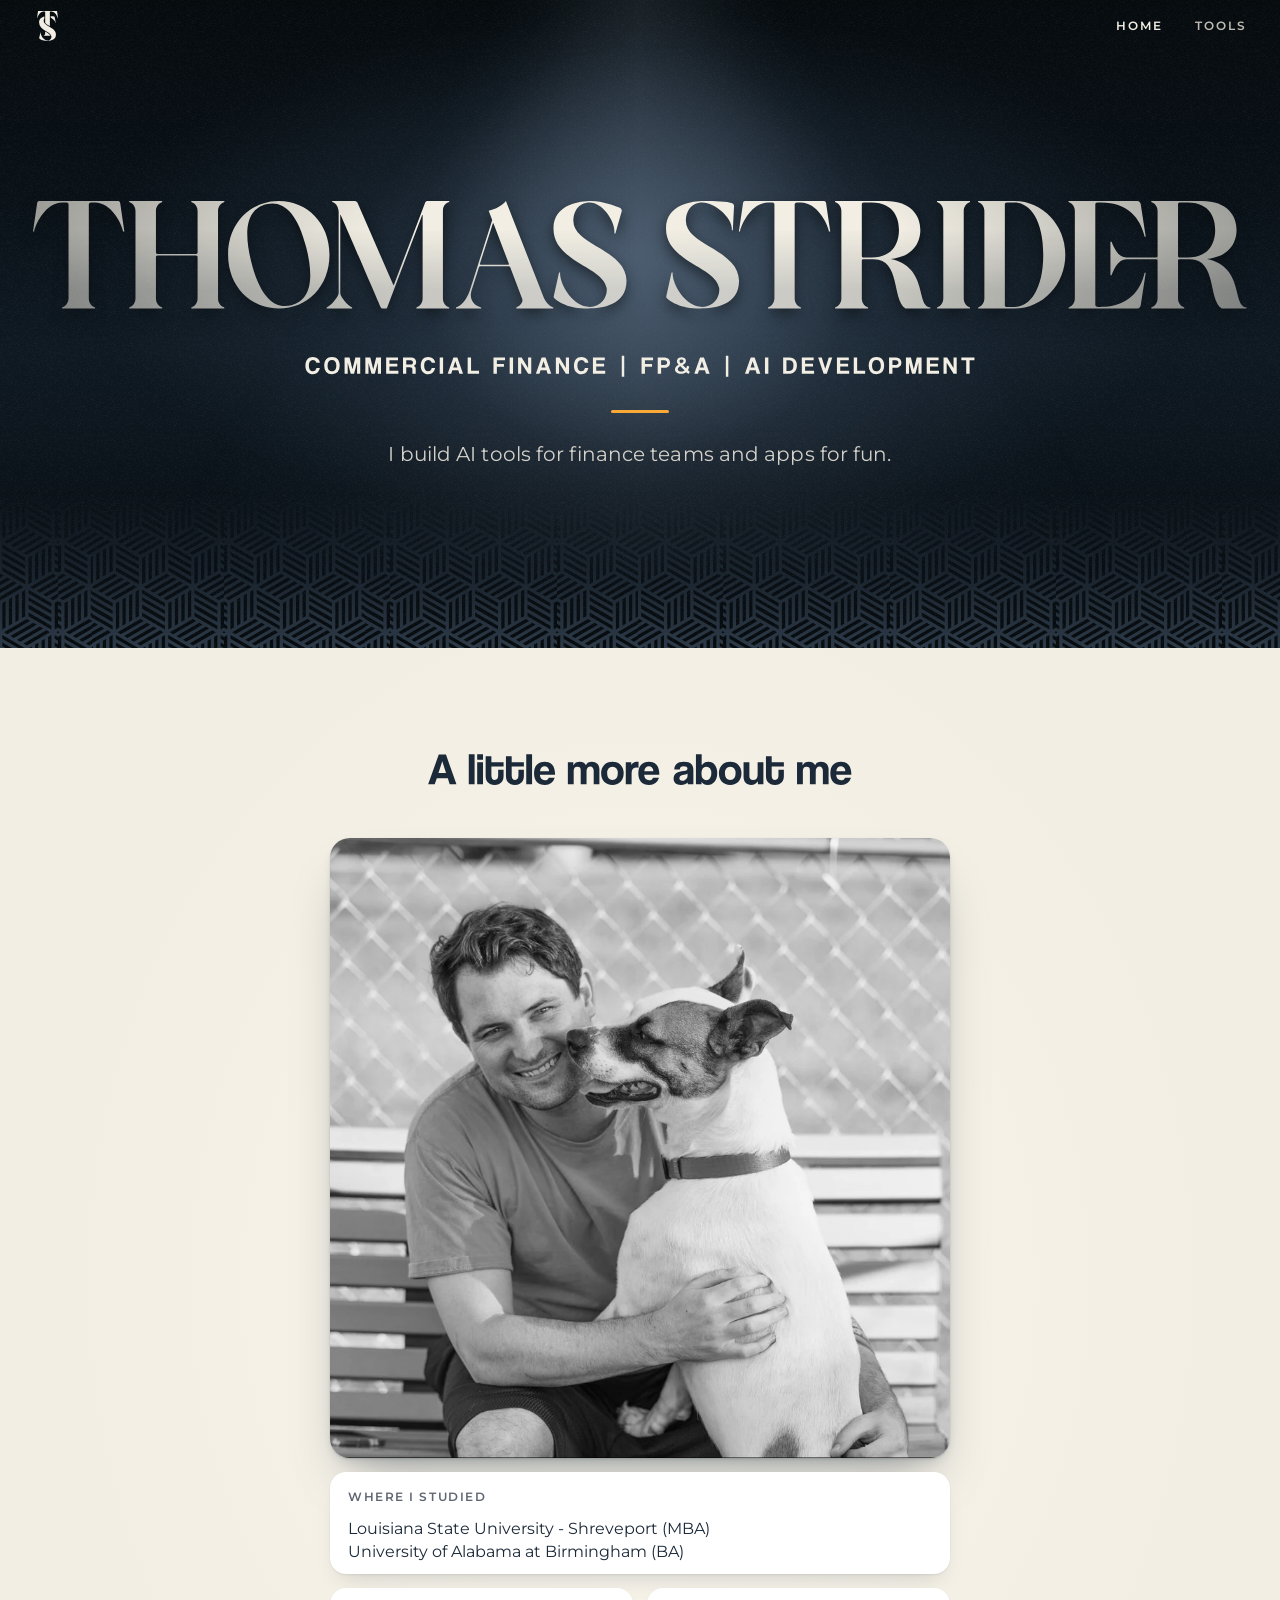
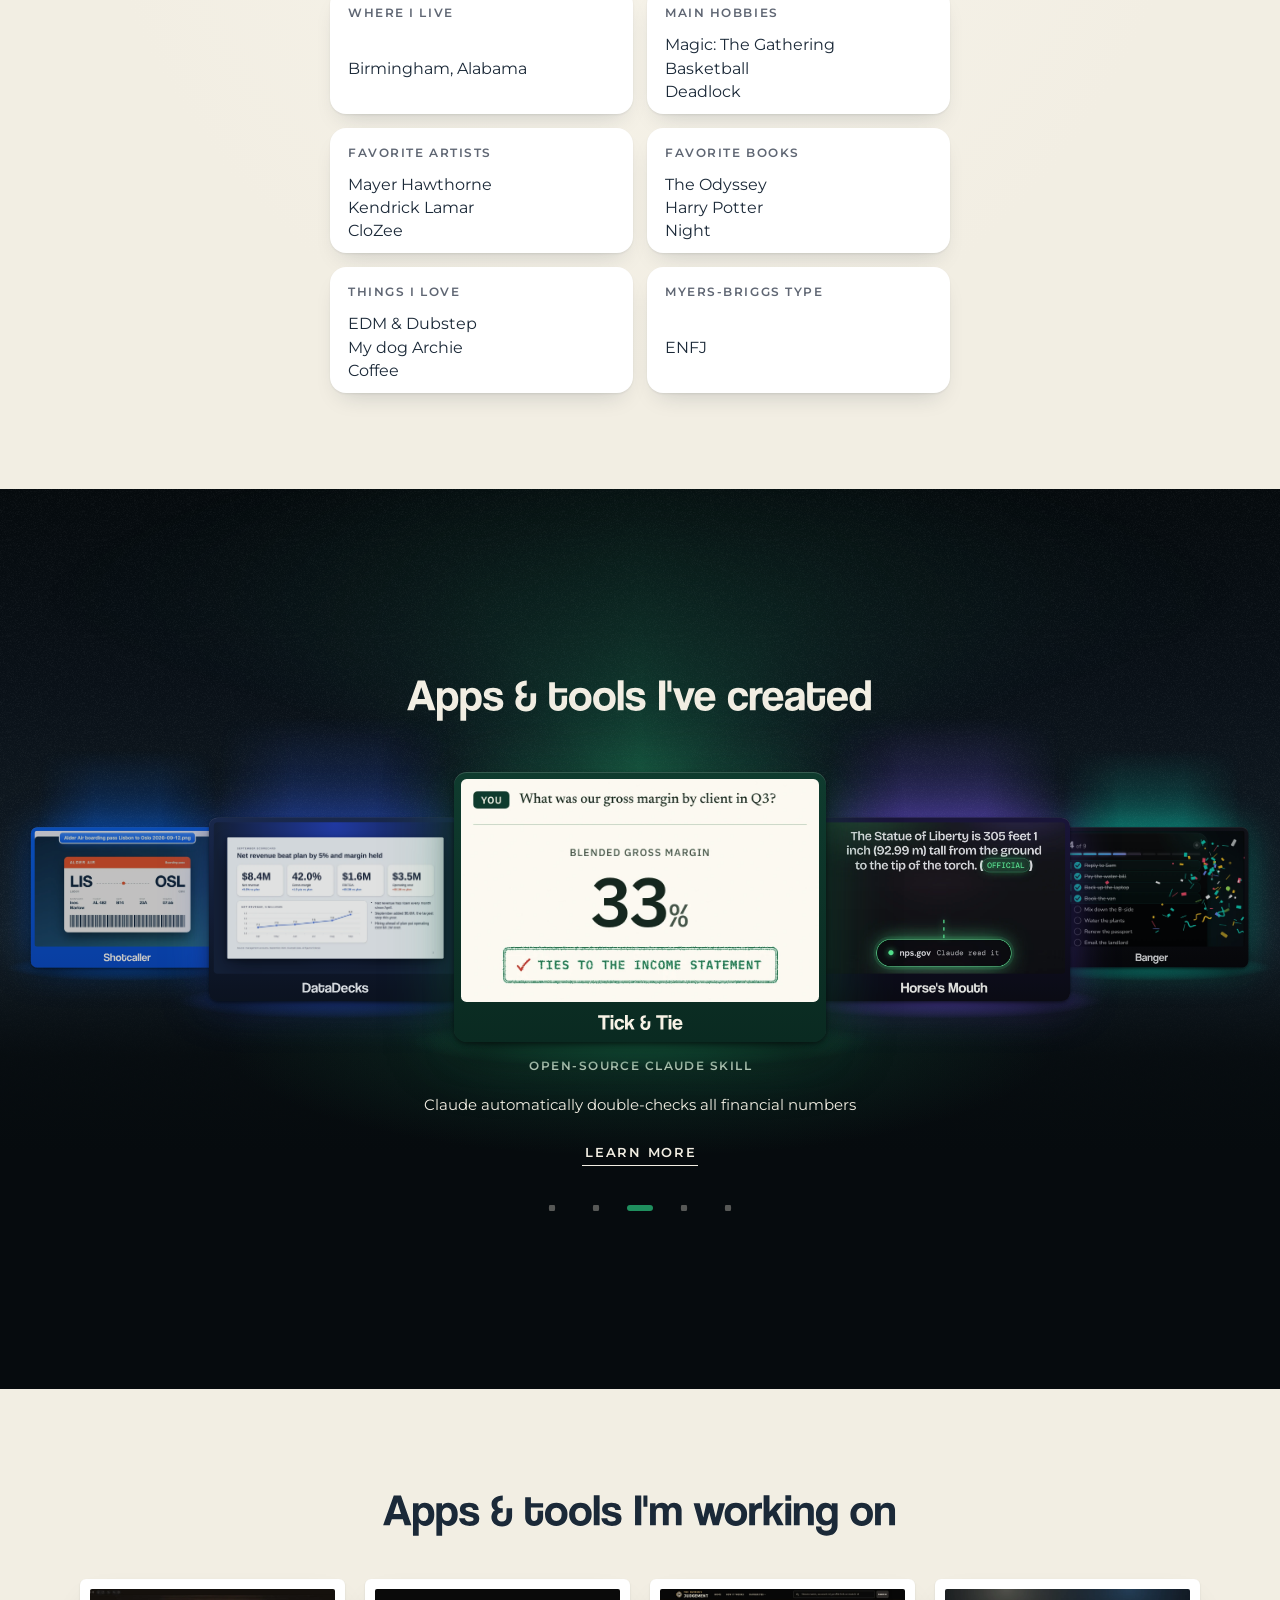
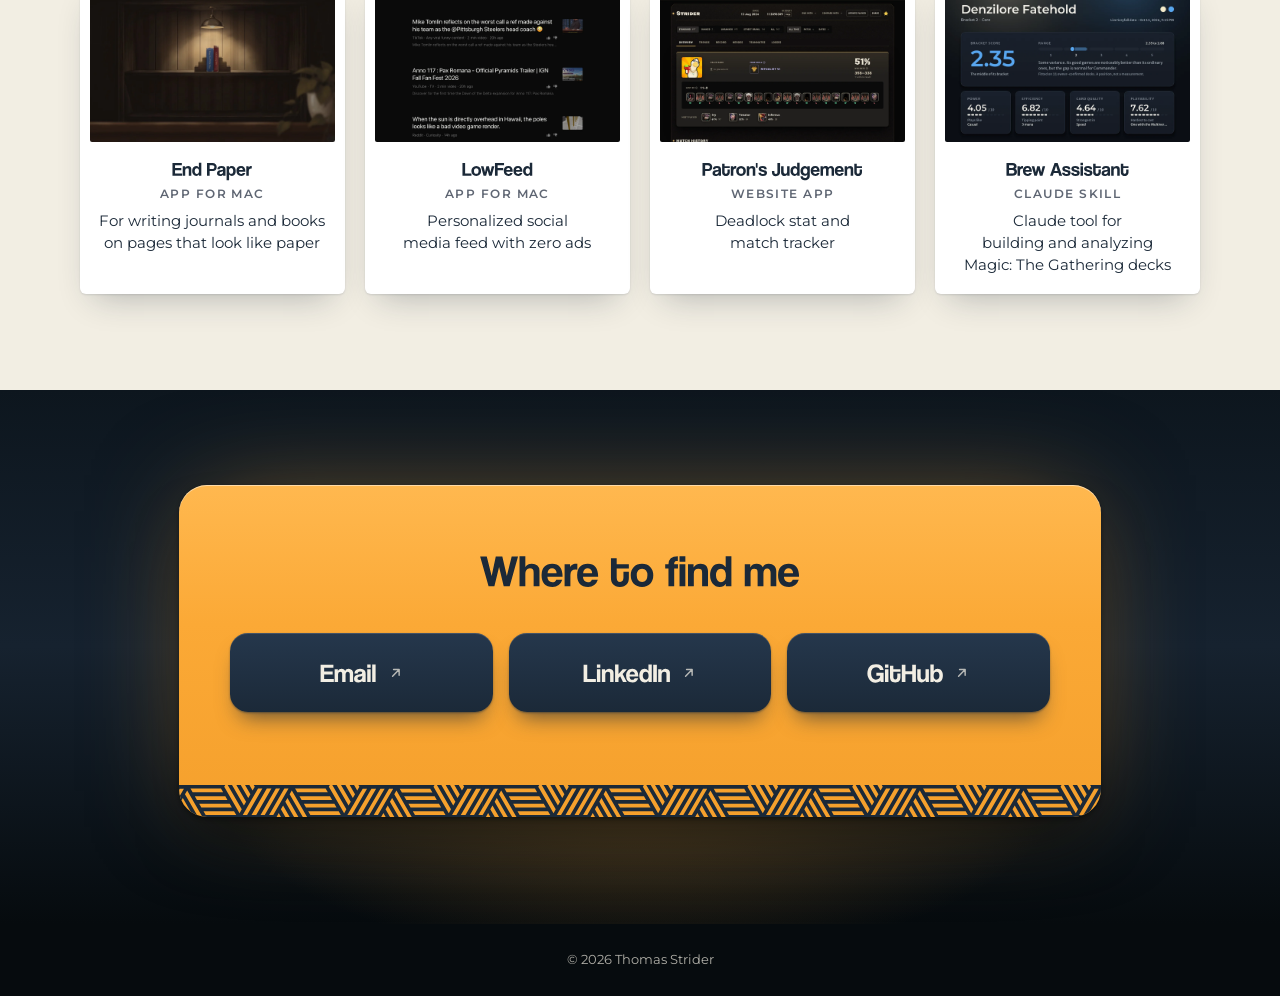
<file: index.html>
<!doctype html>
<html lang="en">
<head>
<meta charset="utf-8">
<meta name="viewport" content="width=device-width, initial-scale=1, viewport-fit=cover">
<title>Thomas Strider. Commercial Finance | FP&amp;A | AI Development</title>
<meta name="description" content="Thomas Strider is a commercial finance and FP&amp;A manager who builds AI tools for finance teams and apps for fun.">
<meta name="theme-color" content="#060B0E">
<link rel="canonical" href="https://thomaskstrider.com/">
<meta property="og:type" content="website">
<meta property="og:site_name" content="Thomas Strider">
<meta property="og:title" content="Thomas Strider. Commercial Finance | FP&amp;A | AI Development">
<meta property="og:description" content="Thomas Strider is a commercial finance and FP&amp;A manager who builds AI tools for finance teams and apps for fun.">
<meta property="og:url" content="https://thomaskstrider.com/">
<meta property="og:image" content="https://thomaskstrider.com/assets/og.jpg?v=7">
<meta property="og:image:width" content="1200">
<meta property="og:image:height" content="630">
<meta name="twitter:card" content="summary_large_image">
<link rel="icon" href="assets/favicon.svg?v=7" type="image/svg+xml">
<link rel="icon" href="assets/favicon-32.png?v=7" sizes="32x32" type="image/png">
<link rel="apple-touch-icon" href="assets/icon-180.png?v=7">
<link rel="preload" as="font" type="font/woff2" href="assets/fonts/montserrat.woff2?v=7" crossorigin>
<link rel="stylesheet" href="assets/style.css?v=22">
<!-- Motion runs only when the visitor allows it. ?static=1 shows every end state at once. -->
<script>(function(d){if(!/[?&]static=1/.test(location.search)&&!matchMedia('(prefers-reduced-motion: reduce)').matches)d.classList.add('motion')})(document.documentElement)</script>
<!-- ld:start (build/stamp.py writes this block from the page and from build/addresses.json) -->
<script type="application/ld+json">
{
  "@context": "https://schema.org",
  "@graph": [
    {
      "@type": "ProfilePage",
      "@id": "https://thomaskstrider.com/#page",
      "url": "https://thomaskstrider.com/",
      "name": "Thomas Strider. Commercial Finance | FP&A | AI Development",
      "mainEntity": {
        "@id": "https://thomaskstrider.com/#thomas"
      }
    },
    {
      "@type": "Person",
      "@id": "https://thomaskstrider.com/#thomas",
      "name": "Thomas Strider",
      "jobTitle": "Commercial Finance | FP&A | AI Development",
      "url": "https://thomaskstrider.com/",
      "image": "https://thomaskstrider.com/assets/about/archie.webp",
      "sameAs": [
        "https://github.com/tstrider",
        "https://www.linkedin.com/in/thomas-s-b45a69355/"
      ]
    },
    {
      "@type": "SoftwareApplication",
      "name": "Tick & Tie",
      "url": "https://thomaskstrider.com/tick-and-tie/",
      "description": "Claude automatically double-checks all financial numbers",
      "author": {
        "@id": "https://thomaskstrider.com/#thomas"
      }
    },
    {
      "@type": "SoftwareApplication",
      "name": "DataDecks",
      "url": "https://thomaskstrider.com/datadecks/",
      "description": "Fixes poorly made AI PowerPoint slides so text & charts line up properly",
      "author": {
        "@id": "https://thomaskstrider.com/#thomas"
      }
    },
    {
      "@type": "SoftwareApplication",
      "name": "Horse's Mouth",
      "url": "https://thomaskstrider.com/horses-mouth/",
      "description": "Forces Claude to cite official sources when it states any fact",
      "author": {
        "@id": "https://thomaskstrider.com/#thomas"
      }
    },
    {
      "@type": "SoftwareApplication",
      "name": "Shotcaller",
      "url": "https://thomaskstrider.com/shotcaller/",
      "description": "Automatically renames screenshots so you can search for them later",
      "author": {
        "@id": "https://thomaskstrider.com/#thomas"
      },
      "operatingSystem": "macOS"
    },
    {
      "@type": "SoftwareApplication",
      "name": "Banger",
      "url": "https://thomaskstrider.com/banger/",
      "description": "A to-do list on your Mac desktop that fires confetti when you check a task off",
      "author": {
        "@id": "https://thomaskstrider.com/#thomas"
      },
      "operatingSystem": "macOS"
    }
  ]
}
</script>
<!-- ld:end -->
</head>
<body>

<!-- The menu. The same block sits on every page. A new section is a new folder and a new word here. -->
<header class="menu">
  <a class="menu-mark" href="./" aria-label="Thomas Strider, home"><svg viewBox="25 21 90 128.2" aria-hidden="true" focusable="false"><g><path d="M62.27,109.81c-.75-.45-1.5-.91-2.26-1.36v8.5c-.18,3.89-2.12,7.6-6.36,9.02v1.06h28.75c-2.47-6.57-11.06-11.76-20.13-17.21Z"/><path d="M115,51.17h-1.25c-1.59-8.65-12.19-28.45-27.56-28.45h-3.72c-2.65,0-2.48,2.12-2.48,2.12v61c-.27-.17-.56-.34-.85-.51-7.73-4.64-15.16-9.13-19.13-14.44V24.48s0-1.76-2.12-1.76h-4.23c-15.4,0-25.82,19.8-27.58,28.45h-1.08l4.08-27.75c0-2.3,2.65-2.3,2.65-2.3H108.28s2.66,0,2.66,2.3l4.06,27.75Z"/></g><g><path d="M68.49,82.71c-4.5-3-8.52-6.18-11.22-9.78l-.4-.54c2.68,3.82,6.83,7.14,11.62,10.31Z"/><path d="M69.67,83.48c.33,.21,.66,.43,1,.64-.33-.21-.67-.43-1-.64Z"/><path d="M104.43,71.81h1.06c-.19,0-1.18-5.97-1.25-6.35-.99-4.97-2.03-9.93-2.92-14.92-.36-1.96-.6-4.8-2.82-5.53-3.94-1.33-8.4-1.49-12.53-1.71-.86-.04-1.72-.06-2.58-.1v5.61c10.16,5.53,20.26,15.4,21.03,22.99Z"/><path d="M78.17,88.73c-.22-.14-.45-.28-.69-.42-2.29-1.38-4.59-2.77-6.82-4.19-.34-.21-.67-.43-1-.64-.4-.26-.79-.51-1.18-.77-4.78-3.18-8.93-6.49-11.62-10.31l-.28-.37v-.05c-1.84-2.75-2.94-5.76-2.94-9.17,0-3.61,.82-7.76,2.94-11.19v-6.86c-10.87,2.7-22.56,9.36-22.56,25.29,0,33.06,48.8,37.31,52.33,58.53,1.23,7.78-4.42,18.74-16.62,18.74-16.97,0-30.06-23.33-29.17-33.95h-1.06l-4.95,22.27c-.36,1.42-.72,2.13,.53,3.36,3.17,2.83,12.54,9.9,32.89,9.9,13.96,0,38.01-3,38.01-27.22,0-13.89-10.8-22.38-22.58-29.75v.11l-5.23-3.3Z"/><path d="M77.48,88.31c.24,.14,.47,.28,.69,.42l5.23,3.3v-.11c-4.28-2.67-8.67-5.21-12.74-7.79,2.23,1.42,4.53,2.81,6.82,4.19Z"/><path d="M68.49,82.71c.39,.26,.78,.52,1.18,.77-.4-.26-.79-.51-1.18-.77Z"/><path d="M56.87,72.4c-.1-.14-.19-.29-.28-.43v.05l.28,.37Z"/></g></svg></a>
  <nav class="menu-links" aria-label="Main">
    <a href="./" aria-current="page">Home</a>
    <a href="tools/">Tools</a>
  </nav>
</header>

<main>
  <!-- The first screen: his name, his title, his line, and a floor of his cube pattern. No photo. -->
  <section class="hero" aria-label="Thomas Strider">
    <div class="grain" aria-hidden="true"></div>
    <div class="floor" aria-hidden="true"></div>
    <div class="hero-show">
      <div class="marquee">
        <h1 class="name">
          <span class="sr">Thomas Strider</span>
          <svg class="word word--thomas" viewBox="9.05 76.84 421.38 76.33" aria-hidden="true" focusable="false"><g><path d="M73.9,98.5h-.89c-1.15-6.24-8.79-20.51-19.88-20.51h-2.68c-1.91,0-1.78,1.53-1.78,1.53v66.38c0,2.8,1.4,5.48,4.46,6.5v.76H29.69v-.76c3.06-1.02,4.46-3.69,4.59-6.5V79.26s0-1.27-1.53-1.27h-3.06c-11.09,0-18.6,14.27-19.88,20.51h-.76l2.93-20c0-1.66,1.91-1.66,1.91-1.66h55.17s1.91,0,1.91,1.66l2.93,20Z"/><path d="M140.42,145.9c0,2.8,1.4,5.48,4.46,6.5v.76h-23.44v-.76c3.06-1.02,4.46-3.69,4.46-6.5v-29.18s0-1.15-1.15-1.15h-27.27c-1.15,0-1.15,1.15-1.15,1.15v29.18c0,2.8,1.4,5.48,4.46,6.5v.76h-23.44v-.76c3.06-1.02,4.46-3.69,4.46-6.5v-61.8c0-2.8-1.4-5.48-4.46-6.5v-.76h23.44v.76c-3.06,1.02-4.46,3.7-4.46,6.5v29.05s0,1.27,1.15,1.27h27.27c1.15,0,1.15-1.27,1.15-1.27v-29.05c0-2.8-1.4-5.48-4.46-6.5v-.76h23.44v.76c-3.06,1.02-4.46,3.7-4.46,6.5v61.8Z"/><path d="M219.54,114.94c0,22.68-16.05,38.22-35.93,38.22s-36.06-15.54-36.06-38.22,16.18-38.1,36.06-38.1,35.93,15.54,35.93,38.1Zm-16.44-4.84c-6.5-25.87-16.82-33.89-28.54-30.96-11.72,2.93-17.07,14.91-10.58,40.77s16.82,33.89,28.54,30.96c11.72-3.06,17.07-14.91,10.58-40.77Z"/><path d="M300.07,84.1v61.8c0,2.8,1.4,5.48,4.46,6.5v.76h-23.32v-.76c3.06-1.02,4.46-3.69,4.46-6.5v-58.99c-.13-.25-.38-.13-.38,0l-24.85,65.75c-.25,.51-.76,.51-.76,.51h-2.8s-.51,0-.89-.64c-2.68-6.37-24.97-57.85-28.41-65.62-.25-.51-.38-.13-.38,0v55.3c0,2.68,5.35,9.17,8.41,10.19v.76h-18.09v-.76c3.06-1.02,8.41-7.52,8.54-10.19v-57.21c0-2.93-1.53-6.75-4.59-7.39v-.76h15.93c1.53,0,2.04,1.27,2.04,1.27l25.36,58.23c.25,.38,.51,.25,.51,0l22.17-58.48s.51-1.02,1.53-1.02h15.54v.76c-3.06,1.02-4.46,2.93-4.46,6.5Z"/><path d="M378.43,153.16h-26.25v-.76c2.55-1.02,5.22-3.69,4.08-6.37l-8.41-22.17s-.25-.64-1.02-.64h-19.88s-1.02-.13-1.27,.64l-5.35,16.69c-2.04,6.63,2.8,11.08,6.88,11.85v.76h-17.84v-.76c4.2-1.15,7.64-5.86,9.81-11.98l15.8-49.82c.13-.26,0-.51,0-.51l-2.42-6.37c8.28-1.66,12.23-6.88,12.23-6.88l27.14,69.19c1.4,2.68,3.31,5.22,6.5,6.37v.76Zm-51.22-31.09h19.24c.76,0,.38-.89,.38-.89l-10.83-28.41c-.13-.26-.38-.13-.51,0l-9.05,28.29c0,.38-.38,1.02,.76,1.02Z"/><path d="M430.42,133.54c0,17.46-17.33,19.62-27.39,19.62-14.65,0-21.41-5.1-23.7-7.14-.89-.89-.64-1.4-.38-2.42l3.57-16.05h.76c-.64,7.64,8.79,24.46,21.02,24.46,8.79,0,12.87-7.9,11.98-13.51-2.55-15.29-37.72-18.35-37.72-42.17,0-17.46,19.49-19.49,26.76-19.49,8.03,0,17.07,3.44,20.39,4.84,1.78,.89,1.27,2.68,1.27,2.68l-4.46,15.54h-.76c1.15-8.15-8.54-21.92-17.2-21.92-9.17,0-11.85,7.52-11.85,13.12,0,17.2,37.72,20.39,37.72,42.43Z"/></g></svg>
          <svg class="word word--strider" viewBox="458.76 76.84 412.2 76.33" aria-hidden="true" focusable="false"><g><path d="M510.62,133.54c0,17.46-17.33,19.62-27.39,19.62-14.65,0-21.41-5.1-23.7-7.14-.89-.89-.64-1.4-.38-2.42l3.57-16.05h.76c-.64,7.64,8.79,24.46,21.02,24.46,8.79,0,12.87-7.9,11.98-13.51-2.55-15.29-37.72-18.35-37.72-42.17,0-17.46,19.49-19.49,26.76-19.49,8.03,0,16.92,.24,20.24,1.64,1.78,.89,1.27,2.68,1.27,2.68l-.82,16.46h-.76c1.15-8.15-12.03-19.63-20.69-19.63-9.17,0-11.85,7.52-11.85,13.12,0,17.2,37.72,20.39,37.72,42.43Z"/><path d="M575.35,98.5h-.89c-1.15-6.24-8.79-20.51-19.88-20.51h-2.68c-1.91,0-1.78,1.53-1.78,1.53v66.38c0,2.8,1.4,5.48,4.46,6.5v.76h-23.44v-.76c3.06-1.02,4.46-3.69,4.59-6.5V79.26s0-1.27-1.53-1.27h-3.06c-11.09,0-18.6,14.27-19.88,20.51h-.76l2.93-20c0-1.66,1.91-1.66,1.91-1.66h55.17s1.91,0,1.91,1.66l2.93,20Z"/><path d="M646.45,152.4v.76h-17.71c-9.81-6.63-3.19-34.91-22.55-35.04h-7.52c-1.02,0-.89,.89-.89,.89v26.88c0,2.8,1.4,5.48,4.46,6.5v.76h-23.44v-.76c3.06-1.02,4.46-3.69,4.46-6.5v-61.8c0-2.8-1.4-5.48-4.46-6.5v-.76h35.8c18.48,0,24.72,10.7,24.72,20.64,0,9.3-5.48,19.11-21.02,20.51,26.76,5.61,17.71,33.51,28.16,34.4Zm-22.3-54.92c0-7.01-2.68-19.49-19.49-19.49h-5.61c-1.15,0-1.27,.76-1.27,1.4v36.57c0,1.02,.89,1.02,.89,1.02h5.99c16.82,0,19.49-12.36,19.49-19.49Z"/><path d="M670.14,145.9c0,2.8,1.4,5.48,4.46,6.5v.76h-23.44v-.76c3.06-1.02,4.46-3.69,4.46-6.5v-61.8c0-2.8-1.4-5.48-4.46-6.5v-.76h23.44v.76c-3.06,1.02-4.46,3.7-4.46,6.5v61.8Z"/><path d="M742.26,114.94c0,21.15-16.18,38.22-36.06,38.22h-25.87v-.76c3.06-1.02,4.46-3.69,4.46-6.5v-61.8c0-2.8-1.4-5.48-4.46-6.5v-.76h25.87c19.88,0,36.06,17.07,36.06,38.1Zm-15.67,0c0-23.95-9.17-36.95-20.39-36.95h-5.35c-1.78,0-1.53,1.4-1.53,1.4v71.35s-.13,1.27,1.27,1.27h5.61c11.21,0,20.39-13.12,20.39-37.08Z"/><path d="M870.95,152.4v.76h-17.71c-9.81-6.63-3.19-34.91-22.55-35.04h-7.52c-1.02,0-.89,.89-.89,.89v26.88c0,2.8,1.4,5.48,4.46,6.5v.76h-23.44v-.76c3.06-1.02,4.46-3.69,4.46-6.5v-61.8c0-2.8-1.4-5.48-4.46-6.5v-.76h35.8c18.48,0,24.72,10.7,24.72,20.64,0,9.3-5.48,19.11-21.02,20.51,26.76,5.61,17.71,33.51,28.16,34.4Zm-22.3-54.92c0-7.01-2.68-19.49-19.49-19.49h-5.61c-1.15,0-1.27,.76-1.27,1.4v36.57c0,1.02,.89,1.02,.89,1.02h5.99c16.82,0,19.49-12.36,19.49-19.49Z"/><g><path d="M763.54,116.97v-.15c0,.09,0,.15,0,.15Z"/><path d="M763.54,113.18v-.15s0,.06,0,.15Z"/><path d="M767.62,152.01h-2.42c-1.91,0-1.66-1.66-1.66-1.66v-33.38s0-.06,0-.15v-3.65c0-.09,0-.15,0-.15v-33.38s-.25-1.66,1.66-1.66h2.42c19.24,0,27.9,11.34,30.96,24.21h.76l-3.57-23.19s-.51-2.17-2.29-2.17h-48.93v.76c3.06,1.02,4.46,3.7,4.46,6.5v61.8c0,2.8-1.4,5.48-4.46,6.5v.76h48.93c1.78,0,2.29-2.17,2.29-2.17l3.57-23.19h-.76c-3.06,12.87-11.72,24.21-30.96,24.21Z"/><path d="M806.56,116.98h-20.81c-6.37,0-9.05-7.52-10.7-11.21h-.76v23.7h.76c1.66-3.82,4.33-11.34,10.7-11.34h20.81c1.13,0,1.26,.89,1.27,1.25v-3.65c-.01,.36-.15,1.25-1.27,1.25Z"/></g></g></svg>
        </h1>
      </div>
      <p class="title"><span class="words sr" data-caps data-track="160"><span class="ph">Commercial Finance |</span> <span class="ph">FP<span class="amp">&amp;</span>A</span><span class="wide"> <span class="ph">| AI Development</span></span></span><span class="art" aria-hidden="true"><svg class="ltr" viewBox="0 -767 13249 1000" style="width:13.249em" focusable="false"><path d="M608 -228Q597 -171 573 -125Q549 -79 512 -46Q476 -13 428 5Q380 23 322 23Q257 23 200 1Q144 -21 103 -65Q62 -109 38 -174Q15 -238 15 -324Q15 -408 36 -476Q58 -543 98 -590Q138 -636 196 -661Q253 -686 324 -686Q386 -686 436 -668Q487 -649 524 -616Q560 -584 582 -540Q603 -496 608 -446H469Q455 -503 415 -534Q375 -566 325 -566Q238 -566 197 -504Q156 -441 156 -332Q156 -221 196 -160Q237 -98 318 -98Q380 -98 418 -132Q455 -165 469 -228ZM1107 -96Q1144 -96 1177 -110Q1210 -123 1234 -150Q1259 -178 1273 -221Q1287 -264 1287 -323Q1287 -441 1241 -502Q1195 -563 1107 -563Q1019 -563 972 -502Q925 -441 925 -323Q925 -205 972 -150Q1020 -96 1107 -96ZM1107 23Q953 23 870 -67Q788 -157 788 -326Q788 -410 809 -477Q830 -544 871 -590Q912 -637 971 -662Q1030 -686 1107 -686Q1183 -686 1242 -662Q1302 -637 1342 -590Q1382 -543 1403 -476Q1424 -408 1424 -323Q1424 -151 1342 -64Q1261 23 1107 23ZM2140 0V-455L2016 0H1878L1755 -453V0H1626V-664H1830L1950 -177L2070 -664H2270V0ZM2995 0V-455L2871 0H2733L2610 -453V0H2481V-664H2685L2805 -177L2925 -664H3125V0ZM3336 0V-664H3824V-548H3471V-406H3796V-289H3471V-118H3840V0ZM4163 -549V-372H4337Q4393 -372 4416 -397Q4439 -422 4439 -460Q4439 -499 4416 -524Q4394 -549 4342 -549ZM4415 0V-171Q4415 -219 4393 -240Q4371 -260 4311 -260H4163V0H4028V-664H4365Q4411 -664 4448 -650Q4486 -635 4513 -610Q4540 -584 4554 -548Q4569 -513 4569 -472Q4569 -418 4544 -376Q4518 -335 4470 -318Q4514 -304 4532 -275Q4551 -246 4551 -188V0ZM5351 -228Q5340 -171 5316 -125Q5292 -79 5256 -46Q5219 -13 5171 5Q5123 23 5065 23Q5000 23 4944 1Q4887 -21 4846 -65Q4805 -109 4782 -174Q4758 -238 4758 -324Q4758 -408 4780 -476Q4801 -543 4841 -590Q4881 -636 4938 -661Q4996 -686 5067 -686Q5129 -686 5180 -668Q5230 -649 5266 -616Q5303 -584 5324 -540Q5346 -496 5351 -446H5212Q5198 -503 5158 -534Q5118 -566 5068 -566Q4981 -566 4940 -504Q4899 -441 4899 -332Q4899 -221 4940 -160Q4980 -98 5061 -98Q5123 -98 5160 -132Q5198 -165 5212 -228ZM5539 0V-664H5678V0ZM6182 -515H6181L6096 -251H6265ZM6347 0 6305 -137H6060L6013 0H5866L6103 -664H6264L6498 0ZM6689 0V-664H6828V-121H7157V0ZM7890 -280V0H7751V-664H8224V-548H7890V-397H8182V-280ZM8416 0V-664H8555V0ZM9176 0 8892 -446V0H8763V-664H8910L9174 -237V-664H9304V0ZM9810 -515H9809L9724 -251H9893ZM9975 0 9933 -137H9688L9641 0H9494L9731 -664H9892L10126 0ZM10730 0 10446 -446V0H10317V-664H10464L10728 -237V-664H10858V0ZM11653 -228Q11642 -171 11618 -125Q11594 -79 11558 -46Q11521 -13 11473 5Q11425 23 11367 23Q11302 23 11246 1Q11189 -21 11148 -65Q11107 -109 11084 -174Q11060 -238 11060 -324Q11060 -408 11082 -476Q11103 -543 11143 -590Q11183 -636 11240 -661Q11298 -686 11369 -686Q11431 -686 11482 -668Q11532 -649 11568 -616Q11605 -584 11626 -540Q11648 -496 11653 -446H11514Q11500 -503 11460 -534Q11420 -566 11370 -566Q11283 -566 11242 -504Q11201 -441 11201 -332Q11201 -221 11242 -160Q11282 -98 11363 -98Q11425 -98 11462 -132Q11500 -165 11514 -228ZM11841 0V-664H12329V-548H11976V-406H12301V-289H11976V-118H12345V0ZM13027 125V-736H13129V125Z"/></svg> <svg class="ltr" viewBox="0 -767 2832 1000" style="width:2.832em" focusable="false"><path d="M162 -280V0H23V-664H496V-548H162V-397H454V-280ZM959 -354Q1019 -354 1046 -382Q1072 -409 1072 -453Q1072 -495 1046 -522Q1019 -549 959 -549H827V-354ZM688 0V-664H981Q1030 -664 1069 -648Q1108 -631 1136 -602Q1164 -572 1179 -533Q1194 -494 1194 -449Q1194 -404 1179 -366Q1164 -327 1136 -300Q1108 -272 1069 -256Q1030 -241 981 -241H827V0ZM1946 11 1567 -354Q1534 -385 1514 -412Q1495 -438 1486 -463Q1477 -488 1477 -515Q1477 -562 1501 -597Q1525 -632 1568 -652Q1612 -671 1670 -671Q1724 -671 1763 -654Q1803 -636 1825 -604Q1847 -571 1847 -526Q1847 -486 1828 -452Q1808 -419 1766 -388Q1723 -358 1653 -325Q1600 -299 1570 -276Q1540 -254 1527 -231Q1514 -208 1514 -180Q1514 -153 1531 -132Q1547 -111 1577 -99Q1607 -87 1648 -87Q1709 -87 1759 -114Q1808 -141 1843 -195Q1877 -249 1892 -329L1987 -298Q1968 -202 1919 -133Q1871 -65 1800 -28Q1728 9 1640 9Q1570 9 1515 -13Q1461 -36 1429 -76Q1398 -116 1398 -167Q1398 -215 1419 -253Q1439 -291 1485 -326Q1530 -360 1602 -395Q1658 -423 1689 -444Q1721 -465 1734 -484Q1747 -503 1747 -523Q1747 -552 1727 -570Q1707 -587 1670 -587Q1630 -587 1608 -568Q1586 -548 1586 -517Q1586 -501 1592 -486Q1598 -471 1614 -452Q1631 -432 1661 -403L2011 -66ZM2508 -515H2507L2422 -251H2591ZM2673 0 2631 -137H2386L2339 0H2192L2429 -664H2590L2824 0Z"/></svg> <svg class="ltr" viewBox="0 -767 10352 1000" style="width:10.352em" focusable="false"><path d="M116 125V-736H218V125ZM1218 -515H1217L1132 -251H1301ZM1383 0 1341 -137H1096L1049 0H902L1139 -664H1300L1534 0ZM1725 0V-664H1864V0ZM2723 -113Q2814 -113 2855 -170Q2896 -226 2896 -339Q2896 -395 2886 -435Q2876 -475 2854 -500Q2831 -526 2796 -538Q2761 -549 2711 -549H2608V-113ZM2473 0V-664H2730Q2797 -664 2854 -642Q2911 -619 2952 -577Q2992 -535 3015 -475Q3038 -415 3038 -339Q3038 -263 3018 -200Q2997 -138 2959 -94Q2921 -49 2868 -24Q2815 0 2751 0ZM3240 0V-664H3728V-548H3375V-406H3700V-289H3375V-118H3744V0ZM4137 0 3912 -664H4060L4205 -198L4349 -664H4493L4268 0ZM4685 0V-664H5173V-548H4820V-406H5145V-289H4820V-118H5189V0ZM5377 0V-664H5516V-121H5845V0ZM6310 -96Q6347 -96 6380 -110Q6413 -123 6438 -150Q6462 -178 6476 -221Q6490 -264 6490 -323Q6490 -441 6444 -502Q6398 -563 6310 -563Q6222 -563 6175 -502Q6128 -441 6128 -323Q6128 -205 6176 -150Q6223 -96 6310 -96ZM6310 23Q6156 23 6074 -67Q5991 -157 5991 -326Q5991 -410 6012 -477Q6033 -544 6074 -590Q6115 -637 6174 -662Q6233 -686 6310 -686Q6386 -686 6446 -662Q6505 -637 6545 -590Q6585 -543 6606 -476Q6627 -408 6627 -323Q6627 -151 6546 -64Q6464 23 6310 23ZM7100 -354Q7160 -354 7186 -382Q7213 -409 7213 -453Q7213 -495 7186 -522Q7160 -549 7100 -549H6968V-354ZM6829 0V-664H7122Q7171 -664 7210 -648Q7249 -631 7277 -602Q7305 -572 7320 -533Q7335 -494 7335 -449Q7335 -404 7320 -366Q7305 -327 7277 -300Q7249 -272 7210 -256Q7171 -241 7122 -241H6968V0ZM8037 0V-455L7913 0H7775L7652 -453V0H7523V-664H7727L7847 -177L7967 -664H8167V0ZM8378 0V-664H8866V-548H8513V-406H8838V-289H8513V-118H8882V0ZM9483 0 9199 -446V0H9070V-664H9217L9481 -237V-664H9611V0ZM10002 0V-548H9802V-664H10342V-548H10141V0Z"/></svg></span></p>
      <span class="rule" aria-hidden="true"></span>
      <p class="line"><span class="ph">I build AI tools for finance teams</span> <span class="ph">and apps for fun.</span></p>
    </div>
  </section>

  <section class="about" id="about" aria-labelledby="about-h">
    <div class="about-in">
      <h2 class="head rise" id="about-h"><span class="words sr"><span class="ph">A little more</span> <span class="ph">about me</span></span><span class="art" aria-hidden="true"><svg class="ltr" viewBox="0 -767 5183 1000" style="width:5.183em" focusable="false"><path d="M319 -515H318L233 -251H402ZM484 0 442 -137H197L150 0H3L240 -664H401L635 0ZM910 0V-672H1040V0ZM1098 0V-492H1228V0ZM1098 -551V-672H1228V-551ZM1566 -324H1687V-184Q1687 -145 1676 -110Q1664 -74 1640 -46Q1615 -19 1578 -3Q1540 13 1488 13Q1434 13 1396 -3Q1358 -19 1334 -46Q1309 -73 1298 -109Q1287 -145 1287 -185V-625H1415V-492H1687V-400H1415V-198Q1415 -151 1432 -126Q1450 -100 1490 -100Q1529 -100 1548 -125Q1566 -150 1566 -196ZM2019 -324H2140V-184Q2140 -145 2128 -110Q2117 -74 2092 -46Q2068 -19 2030 -3Q1993 13 1941 13Q1887 13 1849 -3Q1811 -19 1786 -46Q1762 -73 1751 -109Q1740 -145 1740 -185V-625H1868V-492H2140V-400H1868V-198Q1868 -151 1886 -126Q1903 -100 1943 -100Q1982 -100 2000 -125Q2019 -150 2019 -196ZM2193 0V-672H2323V0ZM2702 -294Q2701 -321 2692 -342Q2684 -362 2670 -376Q2656 -389 2638 -396Q2620 -402 2601 -402Q2562 -402 2534 -374Q2505 -345 2501 -294ZM2497 -212Q2500 -156 2530 -123Q2559 -90 2607 -90Q2639 -90 2664 -104Q2688 -119 2695 -145H2829Q2806 -69 2749 -28Q2692 13 2613 13Q2367 13 2367 -255Q2367 -312 2383 -358Q2399 -404 2430 -437Q2460 -470 2504 -488Q2548 -505 2605 -505Q2719 -505 2778 -432Q2836 -359 2836 -212ZM3699 0V-298Q3699 -343 3678 -371Q3657 -399 3622 -399Q3586 -399 3562 -369Q3539 -339 3539 -294V0H3409V-296Q3409 -326 3405 -345Q3401 -364 3392 -375Q3382 -386 3367 -390Q3352 -395 3331 -395Q3252 -395 3252 -299V0H3122V-492H3244V-420Q3269 -469 3304 -487Q3339 -505 3388 -505Q3413 -505 3432 -501Q3452 -497 3468 -488Q3483 -478 3497 -463Q3511 -448 3525 -427Q3545 -468 3578 -486Q3611 -505 3658 -505Q3695 -505 3726 -492Q3757 -480 3779 -458Q3801 -435 3814 -405Q3826 -375 3826 -341V0ZM4118 -96Q4237 -96 4237 -246Q4237 -395 4118 -395Q3999 -395 3999 -246Q3999 -96 4118 -96ZM4118 13Q4058 13 4011 -6Q3964 -25 3932 -59Q3899 -93 3882 -141Q3865 -189 3865 -246Q3865 -304 3882 -352Q3900 -400 3933 -434Q3966 -468 4012 -486Q4059 -505 4118 -505Q4176 -505 4222 -486Q4268 -468 4300 -434Q4333 -401 4350 -353Q4368 -305 4368 -246Q4368 -187 4350 -140Q4333 -92 4300 -58Q4268 -24 4222 -6Q4175 13 4118 13ZM4415 0V-492H4537V-433Q4553 -458 4570 -472Q4588 -486 4606 -494Q4625 -501 4644 -503Q4663 -505 4683 -505H4700V-372Q4682 -375 4664 -375Q4545 -375 4545 -256V0ZM5030 -294Q5029 -321 5020 -342Q5012 -362 4998 -376Q4984 -389 4966 -396Q4948 -402 4929 -402Q4890 -402 4862 -374Q4833 -345 4829 -294ZM4825 -212Q4828 -156 4858 -123Q4887 -90 4935 -90Q4967 -90 4992 -104Q5016 -119 5023 -145H5157Q5134 -69 5077 -28Q5020 13 4941 13Q4695 13 4695 -255Q4695 -312 4711 -358Q4727 -404 4758 -437Q4788 -470 4832 -488Q4876 -505 4933 -505Q5047 -505 5106 -432Q5164 -359 5164 -212Z"/></svg> <svg class="ltr" viewBox="0 -767 4000 1000" style="width:4.000em" focusable="false"><path d="M325 -241Q315 -231 296 -225Q277 -219 241 -212Q185 -201 164 -184Q143 -167 143 -135Q143 -80 206 -80Q231 -80 252 -88Q274 -97 290 -112Q305 -126 314 -146Q324 -165 324 -187ZM334 0Q328 -19 326 -44Q303 -18 265 -2Q227 13 177 13Q92 13 52 -24Q13 -62 13 -122Q13 -175 30 -206Q47 -238 77 -256Q107 -274 148 -282Q190 -291 239 -298Q288 -305 305 -316Q322 -328 322 -354Q322 -378 300 -392Q277 -405 239 -405Q194 -405 174 -385Q155 -365 150 -332H29Q30 -370 42 -402Q53 -434 78 -457Q104 -480 145 -492Q186 -505 245 -505Q303 -505 344 -492Q384 -479 408 -454Q433 -430 444 -394Q455 -357 455 -311V0ZM745 -93Q794 -93 825 -134Q856 -176 856 -242Q856 -394 744 -394Q635 -394 635 -234Q635 -171 666 -132Q698 -93 745 -93ZM512 0V-672H640V-428Q695 -505 786 -505Q834 -505 872 -486Q909 -468 935 -434Q961 -400 974 -354Q988 -307 988 -251Q988 -189 972 -140Q956 -91 928 -57Q900 -23 860 -5Q821 13 775 13Q683 13 638 -60L637 0ZM1278 -96Q1397 -96 1397 -246Q1397 -395 1278 -395Q1159 -395 1159 -246Q1159 -96 1278 -96ZM1278 13Q1218 13 1171 -6Q1124 -25 1092 -59Q1059 -93 1042 -141Q1025 -189 1025 -246Q1025 -304 1042 -352Q1060 -400 1093 -434Q1126 -468 1172 -486Q1219 -505 1278 -505Q1336 -505 1382 -486Q1428 -468 1460 -434Q1493 -401 1510 -353Q1528 -305 1528 -246Q1528 -187 1510 -140Q1493 -92 1460 -58Q1428 -24 1382 -6Q1335 13 1278 13ZM1895 0V-69Q1845 13 1742 13Q1705 13 1674 0Q1644 -13 1622 -37Q1600 -61 1588 -94Q1575 -127 1575 -168V-492H1705V-188Q1705 -96 1788 -96Q1838 -96 1864 -128Q1889 -159 1889 -208V-492H2018V0ZM2354 -324H2475V-184Q2475 -145 2464 -110Q2452 -74 2428 -46Q2403 -19 2366 -3Q2328 13 2276 13Q2222 13 2184 -3Q2146 -19 2122 -46Q2097 -73 2086 -109Q2075 -145 2075 -185V-625H2203V-492H2475V-400H2203V-198Q2203 -151 2220 -126Q2238 -100 2278 -100Q2317 -100 2336 -125Q2354 -150 2354 -196ZM3346 0V-298Q3346 -343 3325 -371Q3304 -399 3269 -399Q3233 -399 3210 -369Q3186 -339 3186 -294V0H3056V-296Q3056 -326 3052 -345Q3048 -364 3038 -375Q3029 -386 3014 -390Q2999 -395 2978 -395Q2899 -395 2899 -299V0H2769V-492H2891V-420Q2916 -469 2951 -487Q2986 -505 3035 -505Q3060 -505 3080 -501Q3099 -497 3114 -488Q3130 -478 3144 -463Q3158 -448 3172 -427Q3192 -468 3225 -486Q3258 -505 3305 -505Q3342 -505 3373 -492Q3404 -480 3426 -458Q3448 -435 3460 -405Q3473 -375 3473 -341V0ZM3847 -294Q3846 -321 3838 -342Q3829 -362 3815 -376Q3801 -389 3783 -396Q3765 -402 3746 -402Q3707 -402 3678 -374Q3650 -345 3646 -294ZM3642 -212Q3645 -156 3674 -123Q3704 -90 3752 -90Q3784 -90 3808 -104Q3833 -119 3840 -145H3974Q3951 -69 3894 -28Q3837 13 3758 13Q3512 13 3512 -255Q3512 -312 3528 -358Q3544 -404 3574 -437Q3605 -470 3649 -488Q3693 -505 3750 -505Q3864 -505 3922 -432Q3981 -359 3981 -212Z"/></svg></span></h2>
      <!-- One photo and seven facts, in one block. Each fact is a tile: its title right above its line.
           On a phone the two schools show by their short names (.short); wider screens show the full names (.long). -->
      <div class="about-grid rise">
        <img class="print" src="assets/about/archie.webp?v=7" width="886" height="886" alt="Thomas Strider and his dog Archie." loading="lazy" decoding="async">
        <dl class="facts">
          <div class="fact fact--wide"><dt>Where I studied</dt><dd><span class="ph"><span class="long">Louisiana State University</span><span class="short">LSU</span> - Shreveport (MBA)<span class="sep"> ·</span></span> <span class="ph"><span class="long">University of Alabama at Birmingham</span><span class="short">UAB</span> (BA)</span></dd></div>
          <div class="fact"><dt>Where I live</dt><dd>Birmingham, Alabama</dd></div>
          <div class="fact"><dt>Main hobbies</dt><dd><span class="ph">Magic: The Gathering<span class="sep"> ·</span></span> <span class="ph">Basketball<span class="sep"> ·</span></span> <span class="ph">Deadlock</span></dd></div>
          <div class="fact"><dt>Favorite artists</dt><dd><span class="ph">Mayer Hawthorne<span class="sep"> ·</span></span> <span class="ph">Kendrick Lamar<span class="sep"> ·</span></span> <span class="ph">CloZee</span></dd></div>
          <div class="fact"><dt>Favorite books</dt><dd><span class="ph">The Odyssey<span class="sep"> ·</span></span> <span class="ph">Harry Potter<span class="sep"> ·</span></span> <span class="ph">Night</span></dd></div>
          <div class="fact"><dt>Things I love</dt><dd><span class="ph">EDM &amp; Dubstep<span class="sep"> ·</span></span> <span class="ph">My dog Archie<span class="sep"> ·</span></span> <span class="ph">Coffee</span></dd></div>
          <div class="fact"><dt>Myers-Briggs type</dt><dd>ENFJ</dd></div>
        </dl>
      </div>
    </div>
  </section>

  <!-- The builds. data-on names the build on stage, and the light takes that build's color.
       Written in its finished state. It plays once when it scrolls into view. -->
  <section class="stage" id="builds" data-on="tickandtie" aria-labelledby="builds-say">
    <div class="grain" aria-hidden="true"></div>
    <div class="wings" aria-hidden="true"></div>
    <h2 class="say rise" id="builds-say"><span class="words sr"><span class="ph">Apps &amp; tools</span> <span class="ph">I've created</span></span><span class="art" aria-hidden="true"><svg class="ltr" viewBox="0 -767 5336 1000" style="width:5.336em" focusable="false"><path d="M319 -515H318L233 -251H402ZM484 0 442 -137H197L150 0H3L240 -664H401L635 0ZM901 -98Q1013 -98 1013 -250Q1013 -316 982 -358Q951 -399 902 -399Q855 -399 824 -360Q792 -321 792 -258Q792 -98 901 -98ZM669 233V-492H794L795 -432Q840 -505 932 -505Q978 -505 1018 -487Q1057 -469 1085 -435Q1113 -401 1129 -352Q1145 -303 1145 -241Q1145 -185 1132 -138Q1118 -92 1092 -58Q1066 -24 1028 -6Q991 13 943 13Q852 13 797 -64V233ZM1424 -98Q1536 -98 1536 -250Q1536 -316 1505 -358Q1474 -399 1425 -399Q1378 -399 1346 -360Q1315 -321 1315 -258Q1315 -98 1424 -98ZM1192 233V-492H1317L1318 -432Q1363 -505 1455 -505Q1501 -505 1540 -487Q1580 -469 1608 -435Q1636 -401 1652 -352Q1668 -303 1668 -241Q1668 -185 1654 -138Q1641 -92 1615 -58Q1589 -24 1552 -6Q1514 13 1466 13Q1375 13 1320 -64V233ZM2011 -343Q2006 -379 1985 -394Q1964 -408 1919 -408Q1882 -408 1862 -398Q1842 -389 1842 -367Q1842 -345 1862 -334Q1882 -322 1922 -311Q1964 -299 2002 -290Q2040 -280 2069 -269Q2108 -253 2129 -226Q2150 -198 2150 -150Q2150 -73 2096 -30Q2041 13 1935 13Q1821 13 1760 -35Q1700 -83 1698 -158H1832Q1832 -123 1859 -104Q1886 -85 1934 -85Q1969 -85 1995 -96Q2021 -108 2021 -136Q2021 -162 1998 -173Q1974 -184 1942 -192Q1880 -207 1842 -219Q1804 -231 1778 -248Q1743 -270 1730 -298Q1716 -326 1716 -359Q1716 -390 1727 -417Q1738 -444 1763 -464Q1788 -483 1828 -494Q1867 -505 1923 -505Q2030 -505 2080 -464Q2131 -423 2136 -343ZM2757 -381H2882V-202Q2882 -151 2866 -110Q2849 -68 2820 -38Q2790 -9 2749 7Q2708 23 2658 23Q2601 23 2557 7Q2513 -9 2482 -37Q2452 -65 2436 -103Q2420 -141 2420 -185Q2420 -208 2426 -232Q2432 -257 2442 -278Q2453 -299 2468 -315Q2483 -331 2500 -339Q2423 -379 2423 -478Q2423 -520 2441 -554Q2459 -588 2492 -612Q2525 -637 2571 -650Q2617 -664 2673 -664V-555Q2605 -555 2578 -534Q2551 -512 2551 -463Q2551 -421 2579 -401Q2607 -381 2673 -381V-287Q2613 -287 2580 -262Q2547 -238 2547 -187Q2547 -166 2554 -148Q2560 -129 2574 -115Q2587 -101 2608 -92Q2628 -84 2657 -84Q2757 -84 2757 -202ZM3453 -324H3574V-184Q3574 -145 3562 -110Q3551 -74 3526 -46Q3502 -19 3464 -3Q3427 13 3375 13Q3321 13 3283 -3Q3245 -19 3220 -46Q3196 -73 3185 -109Q3174 -145 3174 -185V-625H3302V-492H3574V-400H3302V-198Q3302 -151 3320 -126Q3337 -100 3377 -100Q3416 -100 3434 -125Q3453 -150 3453 -196ZM3869 -96Q3988 -96 3988 -246Q3988 -395 3869 -395Q3750 -395 3750 -246Q3750 -96 3869 -96ZM3869 13Q3809 13 3762 -6Q3715 -25 3682 -59Q3650 -93 3633 -141Q3616 -189 3616 -246Q3616 -304 3634 -352Q3651 -400 3684 -434Q3717 -468 3764 -486Q3810 -505 3869 -505Q3927 -505 3973 -486Q4019 -468 4052 -434Q4084 -401 4102 -353Q4119 -305 4119 -246Q4119 -187 4102 -140Q4084 -92 4052 -58Q4019 -24 3972 -6Q3926 13 3869 13ZM4408 -96Q4527 -96 4527 -246Q4527 -395 4408 -395Q4289 -395 4289 -246Q4289 -96 4408 -96ZM4408 13Q4348 13 4301 -6Q4254 -25 4222 -59Q4189 -93 4172 -141Q4155 -189 4155 -246Q4155 -304 4172 -352Q4190 -400 4223 -434Q4256 -468 4302 -486Q4349 -505 4408 -505Q4466 -505 4512 -486Q4558 -468 4590 -434Q4623 -401 4640 -353Q4658 -305 4658 -246Q4658 -187 4640 -140Q4623 -92 4590 -58Q4558 -24 4512 -6Q4465 13 4408 13ZM4705 0V-672H4835V0ZM5186 -343Q5181 -379 5160 -394Q5139 -408 5094 -408Q5057 -408 5037 -398Q5017 -389 5017 -367Q5017 -345 5037 -334Q5057 -322 5097 -311Q5139 -299 5177 -290Q5215 -280 5244 -269Q5283 -253 5304 -226Q5325 -198 5325 -150Q5325 -73 5270 -30Q5216 13 5110 13Q4996 13 4936 -35Q4875 -83 4873 -158H5007Q5007 -123 5034 -104Q5061 -85 5109 -85Q5144 -85 5170 -96Q5196 -108 5196 -136Q5196 -162 5172 -173Q5149 -184 5117 -192Q5055 -207 5017 -219Q4979 -231 4953 -248Q4918 -270 4904 -298Q4891 -326 4891 -359Q4891 -390 4902 -417Q4913 -444 4938 -464Q4963 -483 5002 -494Q5042 -505 5098 -505Q5205 -505 5256 -464Q5306 -423 5311 -343Z"/></svg> <svg class="ltr" viewBox="0 -767 4783 1000" style="width:4.783em" focusable="false"><path d="M23 0V-664H162V0ZM210 -414V-664H299V-414ZM511 0 335 -492H480L583 -167L687 -492H824L647 0ZM1149 -294Q1148 -321 1140 -342Q1131 -362 1117 -376Q1103 -389 1085 -396Q1067 -402 1048 -402Q1009 -402 980 -374Q952 -345 948 -294ZM944 -212Q947 -156 976 -123Q1006 -90 1054 -90Q1086 -90 1110 -104Q1135 -119 1142 -145H1276Q1253 -69 1196 -28Q1139 13 1060 13Q814 13 814 -255Q814 -312 830 -358Q846 -404 876 -437Q907 -470 951 -488Q995 -505 1052 -505Q1166 -505 1224 -432Q1283 -359 1283 -212ZM2012 -178Q2007 -135 1988 -100Q1968 -65 1938 -40Q1908 -15 1870 -1Q1831 13 1786 13Q1736 13 1694 -4Q1653 -20 1623 -54Q1593 -87 1576 -136Q1560 -186 1560 -252Q1560 -318 1576 -366Q1593 -414 1623 -444Q1653 -475 1696 -490Q1738 -505 1790 -505Q1838 -505 1878 -492Q1917 -479 1946 -454Q1976 -429 1993 -394Q2010 -359 2013 -316H1882Q1877 -354 1852 -376Q1826 -397 1789 -397Q1768 -397 1750 -390Q1732 -383 1718 -366Q1705 -350 1697 -322Q1689 -295 1689 -255Q1689 -174 1718 -135Q1747 -96 1785 -96Q1823 -96 1850 -117Q1877 -138 1881 -178ZM2050 0V-492H2172V-433Q2188 -458 2206 -472Q2223 -486 2242 -494Q2260 -501 2279 -503Q2298 -505 2318 -505H2335V-372Q2317 -375 2299 -375Q2180 -375 2180 -256V0ZM2665 -294Q2664 -321 2656 -342Q2647 -362 2633 -376Q2619 -389 2601 -396Q2583 -402 2564 -402Q2525 -402 2496 -374Q2468 -345 2464 -294ZM2460 -212Q2463 -156 2492 -123Q2522 -90 2570 -90Q2602 -90 2626 -104Q2651 -119 2658 -145H2792Q2769 -69 2712 -28Q2655 13 2576 13Q2330 13 2330 -255Q2330 -312 2346 -358Q2362 -404 2392 -437Q2423 -470 2467 -488Q2511 -505 2568 -505Q2682 -505 2740 -432Q2799 -359 2799 -212ZM3143 -241Q3133 -231 3114 -225Q3095 -219 3059 -212Q3003 -201 2982 -184Q2961 -167 2961 -135Q2961 -80 3024 -80Q3049 -80 3070 -88Q3092 -97 3108 -112Q3123 -126 3132 -146Q3142 -165 3142 -187ZM3152 0Q3146 -19 3144 -44Q3121 -18 3083 -2Q3045 13 2995 13Q2910 13 2870 -24Q2831 -62 2831 -122Q2831 -175 2848 -206Q2865 -238 2895 -256Q2925 -274 2966 -282Q3008 -291 3057 -298Q3106 -305 3123 -316Q3140 -328 3140 -354Q3140 -378 3118 -392Q3095 -405 3057 -405Q3012 -405 2992 -385Q2973 -365 2968 -332H2847Q2848 -370 2860 -402Q2871 -434 2896 -457Q2922 -480 2963 -492Q3004 -505 3063 -505Q3121 -505 3162 -492Q3202 -479 3226 -454Q3251 -430 3262 -394Q3273 -357 3273 -311V0ZM3609 -324H3730V-184Q3730 -145 3718 -110Q3707 -74 3682 -46Q3658 -19 3620 -3Q3583 13 3531 13Q3477 13 3439 -3Q3401 -19 3376 -46Q3352 -73 3341 -109Q3330 -145 3330 -185V-625H3458V-492H3730V-400H3458V-198Q3458 -151 3476 -126Q3493 -100 3533 -100Q3572 -100 3590 -125Q3609 -150 3609 -196ZM4107 -294Q4106 -321 4098 -342Q4089 -362 4075 -376Q4061 -389 4043 -396Q4025 -402 4006 -402Q3967 -402 3938 -374Q3910 -345 3906 -294ZM3902 -212Q3905 -156 3934 -123Q3964 -90 4012 -90Q4044 -90 4068 -104Q4093 -119 4100 -145H4234Q4211 -69 4154 -28Q4097 13 4018 13Q3772 13 3772 -255Q3772 -312 3788 -358Q3804 -404 3834 -437Q3865 -470 3909 -488Q3953 -505 4010 -505Q4124 -505 4182 -432Q4241 -359 4241 -212ZM4519 -93Q4566 -93 4598 -132Q4629 -171 4629 -234Q4629 -394 4520 -394Q4408 -394 4408 -242Q4408 -176 4439 -134Q4470 -93 4519 -93ZM4627 0 4626 -60Q4581 13 4489 13Q4442 13 4403 -5Q4364 -23 4336 -57Q4308 -91 4292 -140Q4276 -189 4276 -251Q4276 -307 4290 -354Q4303 -400 4329 -434Q4355 -468 4392 -486Q4430 -505 4478 -505Q4569 -505 4624 -428V-672H4752V0Z"/></svg></span></h2>

    <div class="lineup" id="lineup">
      <article class="win" data-build="tickandtie" data-pos="0" style="--o:3">
        <div class="win-box">
          <div class="win-frame">
            <span class="win-screen"><img src="assets/builds/tickandtie.webp?v=7" width="872" height="544" alt="Claude answers a gross margin question with 33 percent. A Tick &amp; Tie stamp reads &quot;ties to the income statement&quot;." loading="lazy" decoding="async"></span>
            <h3 class="win-name" id="b-tickandtie"><span class="words sr">Tick &amp; Tie</span><span class="art" aria-hidden="true"><svg class="ltr" viewBox="0 -767 3946 1000" style="width:3.946em" focusable="false"><path d="M204 0V-548H4V-664H544V-548H343V0ZM583 0V-492H713V0ZM583 -551V-672H713V-551ZM1215 -178Q1210 -135 1190 -100Q1171 -65 1141 -40Q1111 -15 1072 -1Q1034 13 989 13Q939 13 898 -4Q856 -20 826 -54Q796 -87 780 -136Q763 -186 763 -252Q763 -318 780 -366Q796 -414 826 -444Q856 -475 898 -490Q941 -505 993 -505Q1041 -505 1080 -492Q1120 -479 1150 -454Q1179 -429 1196 -394Q1213 -359 1216 -316H1085Q1080 -354 1054 -376Q1029 -397 992 -397Q971 -397 953 -390Q935 -383 922 -366Q908 -350 900 -322Q892 -295 892 -255Q892 -174 921 -135Q950 -96 988 -96Q1026 -96 1053 -117Q1080 -138 1084 -178ZM1555 0 1447 -221 1384 -156V0H1253V-672H1384V-305L1546 -492H1705L1540 -311L1701 0ZM2306 -381H2431V-202Q2431 -151 2414 -110Q2398 -68 2368 -38Q2339 -9 2298 7Q2257 23 2207 23Q2150 23 2106 7Q2062 -9 2032 -37Q2001 -65 1985 -103Q1969 -141 1969 -185Q1969 -208 1975 -232Q1981 -257 1992 -278Q2002 -299 2017 -315Q2032 -331 2049 -339Q1972 -379 1972 -478Q1972 -520 1990 -554Q2008 -588 2041 -612Q2074 -637 2120 -650Q2166 -664 2222 -664V-555Q2154 -555 2127 -534Q2100 -512 2100 -463Q2100 -421 2128 -401Q2156 -381 2222 -381V-287Q2162 -287 2129 -262Q2096 -238 2096 -187Q2096 -166 2102 -148Q2109 -129 2122 -115Q2136 -101 2156 -92Q2177 -84 2206 -84Q2306 -84 2306 -202ZM2901 0V-548H2701V-664H3241V-548H3040V0ZM3280 0V-492H3410V0ZM3280 -551V-672H3410V-551ZM3793 -294Q3792 -321 3784 -342Q3775 -362 3761 -376Q3747 -389 3729 -396Q3711 -402 3692 -402Q3653 -402 3624 -374Q3596 -345 3592 -294ZM3588 -212Q3591 -156 3620 -123Q3650 -90 3698 -90Q3730 -90 3754 -104Q3779 -119 3786 -145H3920Q3897 -69 3840 -28Q3783 13 3704 13Q3458 13 3458 -255Q3458 -312 3474 -358Q3490 -404 3520 -437Q3551 -470 3595 -488Q3639 -505 3696 -505Q3810 -505 3868 -432Q3927 -359 3927 -212Z"/></svg></span></h3>
          </div>
        </div>
        <div class="win-says">
          <p class="kind">Open-source Claude skill</p>
          <p class="win-does"><span class="ph">Claude automatically double-checks</span> <span class="ph">all financial numbers</span></p>
          <a class="win-live" data-live="tickandtie" href="https://thomaskstrider.com/tick-and-tie/" aria-describedby="b-tickandtie" target="_blank" rel="noopener">Learn more</a>
        </div>
      </article>

      <article class="win" data-build="datadecks" data-pos="-1" style="--o:2">
        <div class="win-box">
          <div class="win-frame">
            <span class="win-screen"><img src="assets/builds/datadecks.webp?v=7" width="880" height="495" alt="A DataDecks scorecard slide with four figures and a revenue chart lined up on one grid." loading="lazy" decoding="async"></span>
            <h3 class="win-name" id="b-datadecks"><span class="words sr">DataDecks</span><span class="art" aria-hidden="true"><svg class="ltr" viewBox="0 -767 4539 1000" style="width:4.539em" focusable="false"><path d="M273 -113Q364 -113 405 -170Q446 -226 446 -339Q446 -395 436 -435Q426 -475 404 -500Q381 -526 346 -538Q311 -549 261 -549H158V-113ZM23 0V-664H280Q347 -664 404 -642Q461 -619 502 -577Q542 -535 565 -475Q588 -415 588 -339Q588 -263 568 -200Q547 -138 509 -94Q471 -49 418 -24Q365 0 301 0ZM932 -241Q922 -231 903 -225Q884 -219 848 -212Q792 -201 771 -184Q750 -167 750 -135Q750 -80 813 -80Q838 -80 860 -88Q881 -97 896 -112Q912 -126 922 -146Q931 -165 931 -187ZM941 0Q935 -19 933 -44Q910 -18 872 -2Q834 13 784 13Q699 13 660 -24Q620 -62 620 -122Q620 -175 637 -206Q654 -238 684 -256Q714 -274 756 -282Q797 -291 846 -298Q895 -305 912 -316Q929 -328 929 -354Q929 -378 906 -392Q884 -405 846 -405Q801 -405 782 -385Q762 -365 757 -332H636Q637 -370 648 -402Q660 -434 686 -457Q711 -480 752 -492Q793 -505 852 -505Q910 -505 950 -492Q991 -479 1016 -454Q1040 -430 1051 -394Q1062 -357 1062 -311V0ZM1398 -324H1519V-184Q1519 -145 1508 -110Q1496 -74 1472 -46Q1447 -19 1410 -3Q1372 13 1320 13Q1266 13 1228 -3Q1190 -19 1166 -46Q1141 -73 1130 -109Q1119 -145 1119 -185V-625H1247V-492H1519V-400H1247V-198Q1247 -151 1264 -126Q1282 -100 1322 -100Q1361 -100 1380 -125Q1398 -150 1398 -196ZM1871 -241Q1861 -231 1842 -225Q1823 -219 1787 -212Q1731 -201 1710 -184Q1689 -167 1689 -135Q1689 -80 1752 -80Q1777 -80 1798 -88Q1820 -97 1836 -112Q1851 -126 1860 -146Q1870 -165 1870 -187ZM1880 0Q1874 -19 1872 -44Q1849 -18 1811 -2Q1773 13 1723 13Q1638 13 1598 -24Q1559 -62 1559 -122Q1559 -175 1576 -206Q1593 -238 1623 -256Q1653 -274 1694 -282Q1736 -291 1785 -298Q1834 -305 1851 -316Q1868 -328 1868 -354Q1868 -378 1846 -392Q1823 -405 1785 -405Q1740 -405 1720 -385Q1701 -365 1696 -332H1575Q1576 -370 1588 -402Q1599 -434 1624 -457Q1650 -480 1691 -492Q1732 -505 1791 -505Q1849 -505 1890 -492Q1930 -479 1954 -454Q1979 -430 1990 -394Q2001 -357 2001 -311V0ZM2305 -113Q2396 -113 2437 -170Q2478 -226 2478 -339Q2478 -395 2468 -435Q2458 -475 2436 -500Q2413 -526 2378 -538Q2343 -549 2293 -549H2190V-113ZM2055 0V-664H2312Q2379 -664 2436 -642Q2493 -619 2534 -577Q2574 -535 2597 -475Q2620 -415 2620 -339Q2620 -263 2600 -200Q2579 -138 2541 -94Q2503 -49 2450 -24Q2397 0 2333 0ZM2989 -294Q2988 -321 2980 -342Q2971 -362 2957 -376Q2943 -389 2925 -396Q2907 -402 2888 -402Q2849 -402 2820 -374Q2792 -345 2788 -294ZM2784 -212Q2787 -156 2816 -123Q2846 -90 2894 -90Q2926 -90 2950 -104Q2975 -119 2982 -145H3116Q3093 -69 3036 -28Q2979 13 2900 13Q2654 13 2654 -255Q2654 -312 2670 -358Q2686 -404 2716 -437Q2747 -470 2791 -488Q2835 -505 2892 -505Q3006 -505 3064 -432Q3123 -359 3123 -212ZM3611 -178Q3606 -135 3586 -100Q3567 -65 3537 -40Q3507 -15 3468 -1Q3430 13 3385 13Q3335 13 3294 -4Q3252 -20 3222 -54Q3192 -87 3176 -136Q3159 -186 3159 -252Q3159 -318 3176 -366Q3192 -414 3222 -444Q3252 -475 3294 -490Q3337 -505 3389 -505Q3437 -505 3476 -492Q3516 -479 3546 -454Q3575 -429 3592 -394Q3609 -359 3612 -316H3481Q3476 -354 3450 -376Q3425 -397 3388 -397Q3367 -397 3349 -390Q3331 -383 3318 -366Q3304 -350 3296 -322Q3288 -295 3288 -255Q3288 -174 3317 -135Q3346 -96 3384 -96Q3422 -96 3449 -117Q3476 -138 3480 -178ZM3951 0 3843 -221 3780 -156V0H3649V-672H3780V-305L3942 -492H4101L3936 -311L4097 0ZM4389 -343Q4384 -379 4363 -394Q4342 -408 4297 -408Q4260 -408 4240 -398Q4220 -389 4220 -367Q4220 -345 4240 -334Q4260 -322 4300 -311Q4342 -299 4380 -290Q4418 -280 4447 -269Q4486 -253 4507 -226Q4528 -198 4528 -150Q4528 -73 4474 -30Q4419 13 4313 13Q4199 13 4138 -35Q4078 -83 4076 -158H4210Q4210 -123 4237 -104Q4264 -85 4312 -85Q4347 -85 4373 -96Q4399 -108 4399 -136Q4399 -162 4376 -173Q4352 -184 4320 -192Q4258 -207 4220 -219Q4182 -231 4156 -248Q4121 -270 4108 -298Q4094 -326 4094 -359Q4094 -390 4105 -417Q4116 -444 4141 -464Q4166 -483 4206 -494Q4245 -505 4301 -505Q4408 -505 4458 -464Q4509 -423 4514 -343Z"/></svg></span></h3>
          </div>
        </div>
        <div class="win-says">
          <p class="kind">Open-source Claude skill</p>
          <p class="win-does"><span class="ph">Fixes poorly made</span> <span class="ph">AI PowerPoint slides</span> <span class="ph">so text &amp; charts</span> <span class="ph">line up properly</span></p>
          <a class="win-live" data-live="datadecks" href="https://thomaskstrider.com/datadecks/" aria-describedby="b-datadecks" target="_blank" rel="noopener">Learn more</a>
        </div>
      </article>

      <article class="win" data-build="horsesmouth" data-pos="1" style="--o:4">
        <div class="win-box">
          <div class="win-frame">
            <span class="win-screen"><img src="assets/builds/horsesmouth.webp?v=7" width="848" height="530" alt="A Horse's Mouth answer on the height of the Statue of Liberty. A label reads &quot;official&quot; and the source is nps.gov." loading="lazy" decoding="async"></span>
            <h3 class="win-name" id="b-horsesmouth"><span class="words sr">Horse's Mouth</span><span class="art" aria-hidden="true"><svg class="ltr" viewBox="0 -767 5940 1000" style="width:5.940em" focusable="false"><path d="M421 0V-298H162V0H23V-664H162V-414H421V-664H561V0ZM855 -96Q974 -96 974 -246Q974 -395 855 -395Q736 -395 736 -246Q736 -96 855 -96ZM855 13Q795 13 748 -6Q701 -25 668 -59Q636 -93 619 -141Q602 -189 602 -246Q602 -304 620 -352Q637 -400 670 -434Q703 -468 750 -486Q796 -505 855 -505Q913 -505 959 -486Q1005 -468 1038 -434Q1070 -401 1088 -353Q1105 -305 1105 -246Q1105 -187 1088 -140Q1070 -92 1038 -58Q1005 -24 958 -6Q912 13 855 13ZM1152 0V-492H1274V-433Q1290 -458 1308 -472Q1325 -486 1344 -494Q1362 -501 1381 -503Q1400 -505 1420 -505H1437V-372Q1419 -375 1401 -375Q1282 -375 1282 -256V0ZM1769 -343Q1764 -379 1743 -394Q1722 -408 1677 -408Q1640 -408 1620 -398Q1600 -389 1600 -367Q1600 -345 1620 -334Q1640 -322 1680 -311Q1722 -299 1760 -290Q1798 -280 1827 -269Q1866 -253 1887 -226Q1908 -198 1908 -150Q1908 -73 1854 -30Q1799 13 1693 13Q1579 13 1518 -35Q1458 -83 1456 -158H1590Q1590 -123 1617 -104Q1644 -85 1692 -85Q1727 -85 1753 -96Q1779 -108 1779 -136Q1779 -162 1756 -173Q1732 -184 1700 -192Q1638 -207 1600 -219Q1562 -231 1536 -248Q1501 -270 1488 -298Q1474 -326 1474 -359Q1474 -390 1485 -417Q1496 -444 1521 -464Q1546 -483 1586 -494Q1625 -505 1681 -505Q1788 -505 1838 -464Q1889 -423 1894 -343ZM2269 -294Q2268 -321 2260 -342Q2251 -362 2237 -376Q2223 -389 2205 -396Q2187 -402 2168 -402Q2129 -402 2100 -374Q2072 -345 2068 -294ZM2064 -212Q2067 -156 2096 -123Q2126 -90 2174 -90Q2206 -90 2230 -104Q2255 -119 2262 -145H2396Q2373 -69 2316 -28Q2259 13 2180 13Q1934 13 1934 -255Q1934 -312 1950 -358Q1966 -404 1996 -437Q2027 -470 2071 -488Q2115 -505 2172 -505Q2286 -505 2344 -432Q2403 -359 2403 -212ZM2415 -414V-664H2504V-414ZM2859 -343Q2854 -379 2833 -394Q2812 -408 2767 -408Q2730 -408 2710 -398Q2690 -389 2690 -367Q2690 -345 2710 -334Q2730 -322 2770 -311Q2812 -299 2850 -290Q2888 -280 2917 -269Q2956 -253 2977 -226Q2998 -198 2998 -150Q2998 -73 2944 -30Q2889 13 2783 13Q2669 13 2608 -35Q2548 -83 2546 -158H2680Q2680 -123 2707 -104Q2734 -85 2782 -85Q2817 -85 2843 -96Q2869 -108 2869 -136Q2869 -162 2846 -173Q2822 -184 2790 -192Q2728 -207 2690 -219Q2652 -231 2626 -248Q2591 -270 2578 -298Q2564 -326 2564 -359Q2564 -390 2575 -417Q2586 -444 2611 -464Q2636 -483 2676 -494Q2715 -505 2771 -505Q2878 -505 2928 -464Q2979 -423 2984 -343ZM3787 0V-455L3663 0H3525L3402 -453V0H3273V-664H3477L3597 -177L3717 -664H3917V0ZM4213 -96Q4332 -96 4332 -246Q4332 -395 4213 -395Q4094 -395 4094 -246Q4094 -96 4213 -96ZM4213 13Q4153 13 4106 -6Q4059 -25 4026 -59Q3994 -93 3977 -141Q3960 -189 3960 -246Q3960 -304 3978 -352Q3995 -400 4028 -434Q4061 -468 4108 -486Q4154 -505 4213 -505Q4271 -505 4317 -486Q4363 -468 4396 -434Q4428 -401 4446 -353Q4463 -305 4463 -246Q4463 -187 4446 -140Q4428 -92 4396 -58Q4363 -24 4316 -6Q4270 13 4213 13ZM4830 0V-69Q4780 13 4677 13Q4640 13 4610 0Q4579 -13 4557 -37Q4535 -61 4522 -94Q4510 -127 4510 -168V-492H4640V-188Q4640 -96 4723 -96Q4773 -96 4798 -128Q4824 -159 4824 -208V-492H4953V0ZM5289 -324H5410V-184Q5410 -145 5398 -110Q5387 -74 5362 -46Q5338 -19 5300 -3Q5263 13 5211 13Q5157 13 5119 -3Q5081 -19 5056 -46Q5032 -73 5021 -109Q5010 -145 5010 -185V-625H5138V-492H5410V-400H5138V-198Q5138 -151 5156 -126Q5173 -100 5213 -100Q5252 -100 5270 -125Q5289 -150 5289 -196ZM5778 0V-305Q5778 -361 5758 -382Q5739 -402 5694 -402Q5670 -402 5651 -392Q5632 -383 5619 -366Q5606 -350 5600 -328Q5593 -307 5593 -282V0H5463V-672H5593V-428Q5600 -444 5614 -458Q5629 -473 5648 -483Q5667 -493 5690 -499Q5713 -505 5738 -505Q5814 -505 5862 -464Q5909 -422 5909 -348V0Z"/></svg></span></h3>
          </div>
        </div>
        <div class="win-says">
          <p class="kind">Open-source Claude skill</p>
          <p class="win-does"><span class="ph">Forces Claude to cite</span> <span class="ph">official sources</span> <span class="ph">when it states any fact</span></p>
          <a class="win-live" data-live="horsesmouth" href="https://thomaskstrider.com/horses-mouth/" aria-describedby="b-horsesmouth" target="_blank" rel="noopener">Learn more</a>
        </div>
      </article>

      <article class="win" data-build="shotcaller" data-pos="-2" style="--o:1">
        <div class="win-box">
          <div class="win-frame">
            <span class="win-screen"><img src="assets/builds/shotcaller.webp?v=7" width="880" height="550" alt="A screenshot of a boarding pass that Shotcaller named &quot;Alder Air boarding pass Lisbon to Oslo&quot;." loading="lazy" decoding="async"></span>
            <h3 class="win-name" id="b-shotcaller"><span class="words sr">Shotcaller</span><span class="art" aria-hidden="true"><svg class="ltr" viewBox="0 -767 4219 1000" style="width:4.219em" focusable="false"><path d="M399 -468Q394 -519 362 -544Q330 -569 267 -569Q208 -569 178 -549Q148 -529 148 -491Q148 -459 172 -440Q195 -421 251 -407Q308 -393 360 -380Q411 -366 448 -349Q470 -339 489 -326Q508 -313 522 -294Q536 -275 544 -249Q552 -223 552 -188Q552 -133 532 -94Q513 -54 478 -28Q442 -2 394 10Q345 23 287 23Q225 23 174 10Q123 -4 86 -32Q49 -60 28 -102Q7 -143 6 -199H140Q142 -148 182 -118Q221 -89 288 -89Q350 -89 384 -114Q417 -138 417 -183Q417 -198 412 -210Q408 -222 396 -232Q385 -243 365 -252Q345 -260 314 -267Q252 -281 210 -292Q167 -302 132 -318Q78 -342 50 -380Q21 -419 21 -482Q21 -527 36 -564Q51 -602 82 -629Q112 -656 158 -671Q203 -686 264 -686Q327 -686 376 -670Q425 -654 458 -625Q492 -596 510 -556Q529 -516 531 -468ZM904 0V-305Q904 -361 884 -382Q865 -402 820 -402Q796 -402 777 -392Q758 -383 745 -366Q732 -350 726 -328Q719 -307 719 -282V0H589V-672H719V-428Q726 -444 740 -458Q755 -473 774 -483Q793 -493 816 -499Q839 -505 864 -505Q940 -505 988 -464Q1035 -422 1035 -348V0ZM1334 -96Q1453 -96 1453 -246Q1453 -395 1334 -395Q1215 -395 1215 -246Q1215 -96 1334 -96ZM1334 13Q1274 13 1227 -6Q1180 -25 1148 -59Q1115 -93 1098 -141Q1081 -189 1081 -246Q1081 -304 1098 -352Q1116 -400 1149 -434Q1182 -468 1228 -486Q1275 -505 1334 -505Q1392 -505 1438 -486Q1484 -468 1516 -434Q1549 -401 1566 -353Q1584 -305 1584 -246Q1584 -187 1566 -140Q1549 -92 1516 -58Q1484 -24 1438 -6Q1391 13 1334 13ZM1910 -324H2031V-184Q2031 -145 2020 -110Q2008 -74 1984 -46Q1959 -19 1922 -3Q1884 13 1832 13Q1778 13 1740 -3Q1702 -19 1678 -46Q1653 -73 1642 -109Q1631 -145 1631 -185V-625H1759V-492H2031V-400H1759V-198Q1759 -151 1776 -126Q1794 -100 1834 -100Q1873 -100 1892 -125Q1910 -150 1910 -196ZM2527 -178Q2522 -135 2502 -100Q2483 -65 2453 -40Q2423 -15 2384 -1Q2346 13 2301 13Q2251 13 2210 -4Q2168 -20 2138 -54Q2108 -87 2092 -136Q2075 -186 2075 -252Q2075 -318 2092 -366Q2108 -414 2138 -444Q2168 -475 2210 -490Q2253 -505 2305 -505Q2353 -505 2392 -492Q2432 -479 2462 -454Q2491 -429 2508 -394Q2525 -359 2528 -316H2397Q2392 -354 2366 -376Q2341 -397 2304 -397Q2283 -397 2265 -390Q2247 -383 2234 -366Q2220 -350 2212 -322Q2204 -295 2204 -255Q2204 -174 2233 -135Q2262 -96 2300 -96Q2338 -96 2365 -117Q2392 -138 2396 -178ZM2864 -241Q2854 -231 2835 -225Q2816 -219 2780 -212Q2724 -201 2703 -184Q2682 -167 2682 -135Q2682 -80 2745 -80Q2770 -80 2792 -88Q2813 -97 2828 -112Q2844 -126 2854 -146Q2863 -165 2863 -187ZM2873 0Q2867 -19 2865 -44Q2842 -18 2804 -2Q2766 13 2716 13Q2631 13 2592 -24Q2552 -62 2552 -122Q2552 -175 2569 -206Q2586 -238 2616 -256Q2646 -274 2688 -282Q2729 -291 2778 -298Q2827 -305 2844 -316Q2861 -328 2861 -354Q2861 -378 2838 -392Q2816 -405 2778 -405Q2733 -405 2714 -385Q2694 -365 2689 -332H2568Q2569 -370 2580 -402Q2592 -434 2618 -457Q2643 -480 2684 -492Q2725 -505 2784 -505Q2842 -505 2882 -492Q2923 -479 2948 -454Q2972 -430 2983 -394Q2994 -357 2994 -311V0ZM3051 0V-672H3181V0ZM3236 0V-672H3366V0ZM3745 -294Q3744 -321 3736 -342Q3727 -362 3713 -376Q3699 -389 3681 -396Q3663 -402 3644 -402Q3605 -402 3576 -374Q3548 -345 3544 -294ZM3540 -212Q3543 -156 3572 -123Q3602 -90 3650 -90Q3682 -90 3706 -104Q3731 -119 3738 -145H3872Q3849 -69 3792 -28Q3735 13 3656 13Q3410 13 3410 -255Q3410 -312 3426 -358Q3442 -404 3472 -437Q3503 -470 3547 -488Q3591 -505 3648 -505Q3762 -505 3820 -432Q3879 -359 3879 -212ZM3924 0V-492H4046V-433Q4062 -458 4080 -472Q4097 -486 4116 -494Q4134 -501 4153 -503Q4172 -505 4192 -505H4209V-372Q4191 -375 4173 -375Q4054 -375 4054 -256V0Z"/></svg></span></h3>
          </div>
        </div>
        <div class="win-says">
          <p class="kind">App for Mac</p>
          <p class="win-does"><span class="ph">Automatically renames screenshots</span> <span class="ph">so you can search for them later</span></p>
          <a class="win-live" data-live="shotcaller" href="https://thomaskstrider.com/shotcaller/" aria-describedby="b-shotcaller" target="_blank" rel="noopener">Learn more</a>
        </div>
      </article>

      <article class="win" data-build="banger" data-pos="2" style="--o:5">
        <div class="win-box">
          <div class="win-frame">
            <span class="win-screen"><img src="assets/builds/banger.webp?v=7" width="872" height="544" alt="The Banger to-do list with four tasks checked off and confetti in the air." loading="lazy" decoding="async"></span>
            <h3 class="win-name" id="b-banger"><span class="words sr">Banger</span><span class="art" aria-hidden="true"><svg class="ltr" viewBox="0 -767 2917 1000" style="width:2.917em" focusable="false"><path d="M333 -113Q381 -113 408 -140Q435 -167 435 -208Q435 -252 408 -272Q382 -292 335 -292H157V-113ZM157 -549V-405H332Q416 -405 416 -477Q416 -515 394 -532Q373 -549 324 -549ZM23 0V-664H350Q448 -664 499 -616Q550 -567 550 -483Q550 -440 527 -406Q504 -373 469 -359Q490 -351 508 -338Q527 -326 540 -306Q554 -287 562 -260Q570 -234 570 -198Q570 -107 509 -54Q448 0 322 0ZM899 -241Q889 -231 870 -225Q851 -219 815 -212Q759 -201 738 -184Q717 -167 717 -135Q717 -80 780 -80Q805 -80 826 -88Q848 -97 864 -112Q879 -126 888 -146Q898 -165 898 -187ZM908 0Q902 -19 900 -44Q877 -18 839 -2Q801 13 751 13Q666 13 626 -24Q587 -62 587 -122Q587 -175 604 -206Q621 -238 651 -256Q681 -274 722 -282Q764 -291 813 -298Q862 -305 879 -316Q896 -328 896 -354Q896 -378 874 -392Q851 -405 813 -405Q768 -405 748 -385Q729 -365 724 -332H603Q604 -370 616 -402Q627 -434 652 -457Q678 -480 719 -492Q760 -505 819 -505Q877 -505 918 -492Q958 -479 982 -454Q1007 -430 1018 -394Q1029 -357 1029 -311V0ZM1401 0V-298Q1401 -355 1382 -375Q1363 -395 1317 -395Q1216 -395 1216 -282V0H1086V-492H1210V-420Q1233 -462 1271 -484Q1309 -505 1369 -505Q1404 -505 1434 -494Q1464 -484 1486 -463Q1507 -442 1520 -412Q1532 -381 1532 -341V0ZM1825 -98Q1873 -98 1904 -134Q1936 -171 1936 -234Q1936 -392 1825 -392Q1714 -392 1714 -242Q1714 -176 1746 -137Q1777 -98 1825 -98ZM1932 -66Q1918 -33 1882 -14Q1845 4 1797 4Q1736 4 1694 -18Q1653 -39 1628 -74Q1602 -109 1590 -155Q1579 -201 1579 -249Q1579 -306 1596 -354Q1613 -401 1642 -434Q1671 -468 1710 -486Q1749 -505 1794 -505Q1886 -505 1932 -431V-492H2062V5Q2062 61 2043 104Q2024 146 1991 174Q1958 203 1913 218Q1868 233 1817 233Q1766 233 1722 218Q1678 204 1646 178Q1615 151 1597 113Q1579 75 1579 27H1700Q1700 72 1730 96Q1759 121 1808 121Q1860 121 1896 92Q1932 64 1932 15ZM2443 -294Q2442 -321 2434 -342Q2425 -362 2411 -376Q2397 -389 2379 -396Q2361 -402 2342 -402Q2303 -402 2274 -374Q2246 -345 2242 -294ZM2238 -212Q2241 -156 2270 -123Q2300 -90 2348 -90Q2380 -90 2404 -104Q2429 -119 2436 -145H2570Q2547 -69 2490 -28Q2433 13 2354 13Q2108 13 2108 -255Q2108 -312 2124 -358Q2140 -404 2170 -437Q2201 -470 2245 -488Q2289 -505 2346 -505Q2460 -505 2518 -432Q2577 -359 2577 -212ZM2622 0V-492H2744V-433Q2760 -458 2778 -472Q2795 -486 2814 -494Q2832 -501 2851 -503Q2870 -505 2890 -505H2907V-372Q2889 -375 2871 -375Q2752 -375 2752 -256V0Z"/></svg></span></h3>
          </div>
        </div>
        <div class="win-says">
          <p class="kind">App for Mac</p>
          <p class="win-does"><span class="ph">A to-do list on your Mac desktop</span> <span class="ph">that fires confetti</span> <span class="ph">when you check a task off</span></p>
          <a class="win-live" data-live="banger" href="https://thomaskstrider.com/banger/" aria-describedby="b-banger" target="_blank" rel="noopener">Learn more</a>
        </div>
      </article>

    </div>

    <!-- One dot per build, left to right as they stand. The dots never move. -->
    <div class="dots" id="dots" role="group" aria-label="Builds">
      <button class="dot" type="button" data-build="shotcaller" aria-label="Shotcaller" aria-pressed="false"><i></i></button>
      <button class="dot" type="button" data-build="datadecks" aria-label="DataDecks" aria-pressed="false"><i></i></button>
      <button class="dot" type="button" data-build="tickandtie" aria-label="Tick &amp; Tie" aria-pressed="true"><i></i></button>
      <button class="dot" type="button" data-build="horsesmouth" aria-label="Horse's Mouth" aria-pressed="false"><i></i></button>
      <button class="dot" type="button" data-build="banger" aria-label="Banger" aria-pressed="false"><i></i></button>
    </div>
  </section>

  <!-- In progress. On since 2026-10-13, with four real screenshots in assets/progress/.
       To turn it on: put four real screenshots in assets/progress/ and fill each "image" below.
       The section shows itself only when all four pictures load. No placeholder is ever drawn. -->
  <script type="application/json" id="progress-data">
{
  "headline": "Apps & tools I'm working on",
  "headlinePhrases": [
    "Apps & tools",
    "I'm working on"
  ],
  "builds": [
    {
      "name": "End Paper",
      "kind": "App for Mac",
      "line": "For writing journals and books on pages that look like paper",
      "image": "assets/progress/end-paper.webp?v=1",
      "nameArt": "<svg class=\"ltr\" viewBox=\"0 -767 4166 1000\" style=\"width:4.166em\" focusable=\"false\"><path d=\"M23 0V-664H511V-548H158V-406H483V-289H158V-118H527V0ZM873 0V-298Q873 -355 854 -375Q835 -395 789 -395Q688 -395 688 -282V0H558V-492H682V-420Q705 -462 743 -484Q781 -505 841 -505Q876 -505 906 -494Q936 -484 958 -463Q979 -442 992 -412Q1004 -381 1004 -341V0ZM1294 -93Q1341 -93 1372 -132Q1404 -171 1404 -234Q1404 -394 1295 -394Q1183 -394 1183 -242Q1183 -176 1214 -134Q1245 -93 1294 -93ZM1402 0 1401 -60Q1356 13 1264 13Q1217 13 1178 -5Q1139 -23 1111 -57Q1083 -91 1067 -140Q1051 -189 1051 -251Q1051 -307 1064 -354Q1078 -400 1104 -434Q1130 -468 1168 -486Q1205 -505 1253 -505Q1344 -505 1399 -428V-672H1527V0ZM2093 -354Q2153 -354 2180 -382Q2206 -409 2206 -453Q2206 -495 2180 -522Q2153 -549 2093 -549H1961V-354ZM1822 0V-664H2115Q2164 -664 2203 -648Q2242 -631 2270 -602Q2298 -572 2313 -533Q2328 -494 2328 -449Q2328 -404 2313 -366Q2298 -327 2270 -300Q2242 -272 2203 -256Q2164 -241 2115 -241H1961V0ZM2658 -241Q2648 -231 2629 -225Q2610 -219 2574 -212Q2518 -201 2497 -184Q2476 -167 2476 -135Q2476 -80 2539 -80Q2564 -80 2586 -88Q2607 -97 2622 -112Q2638 -126 2648 -146Q2657 -165 2657 -187ZM2667 0Q2661 -19 2659 -44Q2636 -18 2598 -2Q2560 13 2510 13Q2425 13 2386 -24Q2346 -62 2346 -122Q2346 -175 2363 -206Q2380 -238 2410 -256Q2440 -274 2482 -282Q2523 -291 2572 -298Q2621 -305 2638 -316Q2655 -328 2655 -354Q2655 -378 2632 -392Q2610 -405 2572 -405Q2527 -405 2508 -385Q2488 -365 2483 -332H2362Q2363 -370 2374 -402Q2386 -434 2412 -457Q2437 -480 2478 -492Q2519 -505 2578 -505Q2636 -505 2676 -492Q2717 -479 2742 -454Q2766 -430 2777 -394Q2788 -357 2788 -311V0ZM3077 -98Q3189 -98 3189 -250Q3189 -316 3158 -358Q3127 -399 3078 -399Q3031 -399 3000 -360Q2968 -321 2968 -258Q2968 -98 3077 -98ZM2845 233V-492H2970L2971 -432Q3016 -505 3108 -505Q3154 -505 3194 -487Q3233 -469 3261 -435Q3289 -401 3305 -352Q3321 -303 3321 -241Q3321 -185 3308 -138Q3294 -92 3268 -58Q3242 -24 3204 -6Q3167 13 3119 13Q3028 13 2973 -64V233ZM3692 -294Q3691 -321 3682 -342Q3674 -362 3660 -376Q3646 -389 3628 -396Q3610 -402 3591 -402Q3552 -402 3524 -374Q3495 -345 3491 -294ZM3487 -212Q3490 -156 3520 -123Q3549 -90 3597 -90Q3629 -90 3654 -104Q3678 -119 3685 -145H3819Q3796 -69 3739 -28Q3682 13 3603 13Q3357 13 3357 -255Q3357 -312 3373 -358Q3389 -404 3420 -437Q3450 -470 3494 -488Q3538 -505 3595 -505Q3709 -505 3768 -432Q3826 -359 3826 -212ZM3871 0V-492H3993V-433Q4009 -458 4026 -472Q4044 -486 4062 -494Q4081 -501 4100 -503Q4119 -505 4139 -505H4156V-372Q4138 -375 4120 -375Q4001 -375 4001 -256V0Z\"/><\/svg>"
    },
    {
      "name": "LowFeed",
      "kind": "App for Mac",
      "line": "Personalized social media feed with zero ads",
      "image": "assets/progress/lowfeed.webp?v=1",
      "nameArt": "<svg class=\"ltr\" viewBox=\"0 -767 3691 1000\" style=\"width:3.691em\" focusable=\"false\"><path d=\"M23 0V-664H162V-121H491V0ZM743 -96Q862 -96 862 -246Q862 -395 743 -395Q624 -395 624 -246Q624 -96 743 -96ZM743 13Q683 13 636 -6Q589 -25 556 -59Q524 -93 507 -141Q490 -189 490 -246Q490 -304 508 -352Q525 -400 558 -434Q591 -468 638 -486Q684 -505 743 -505Q801 -505 847 -486Q893 -468 926 -434Q958 -401 976 -353Q993 -305 993 -246Q993 -187 976 -140Q958 -92 926 -58Q893 -24 846 -6Q800 13 743 13ZM1412 0 1334 -286 1256 0H1123L983 -492H1120L1200 -176L1268 -492H1400L1477 -176L1552 -492H1686L1545 0ZM1856 -280V0H1717V-664H2190V-548H1856V-397H2148V-280ZM2512 -294Q2511 -321 2502 -342Q2494 -362 2480 -376Q2466 -389 2448 -396Q2430 -402 2411 -402Q2372 -402 2344 -374Q2315 -345 2311 -294ZM2307 -212Q2310 -156 2340 -123Q2369 -90 2417 -90Q2449 -90 2474 -104Q2498 -119 2505 -145H2639Q2616 -69 2559 -28Q2502 13 2423 13Q2177 13 2177 -255Q2177 -312 2193 -358Q2209 -404 2240 -437Q2270 -470 2314 -488Q2358 -505 2415 -505Q2529 -505 2588 -432Q2646 -359 2646 -212ZM3015 -294Q3014 -321 3006 -342Q2997 -362 2983 -376Q2969 -389 2951 -396Q2933 -402 2914 -402Q2875 -402 2846 -374Q2818 -345 2814 -294ZM2810 -212Q2813 -156 2842 -123Q2872 -90 2920 -90Q2952 -90 2976 -104Q3001 -119 3008 -145H3142Q3119 -69 3062 -28Q3005 13 2926 13Q2680 13 2680 -255Q2680 -312 2696 -358Q2712 -404 2742 -437Q2773 -470 2817 -488Q2861 -505 2918 -505Q3032 -505 3090 -432Q3149 -359 3149 -212ZM3427 -93Q3474 -93 3506 -132Q3537 -171 3537 -234Q3537 -394 3428 -394Q3316 -394 3316 -242Q3316 -176 3347 -134Q3378 -93 3427 -93ZM3535 0 3534 -60Q3489 13 3397 13Q3350 13 3311 -5Q3272 -23 3244 -57Q3216 -91 3200 -140Q3184 -189 3184 -251Q3184 -307 3198 -354Q3211 -400 3237 -434Q3263 -468 3300 -486Q3338 -505 3386 -505Q3477 -505 3532 -428V-672H3660V0Z\"/><\/svg>"
    },
    {
      "name": "Patron's Judgement",
      "kind": "Website app",
      "line": "Deadlock stat and match tracker",
      "image": "assets/progress/patrons-judgement.webp?v=1",
      "nameArt": "<svg class=\"ltr\" viewBox=\"0 -767 8362 1000\" style=\"width:8.362em\" focusable=\"false\"><path d=\"M294 -354Q354 -354 380 -382Q407 -409 407 -453Q407 -495 380 -522Q354 -549 294 -549H162V-354ZM23 0V-664H316Q365 -664 404 -648Q443 -631 471 -602Q499 -572 514 -533Q529 -494 529 -449Q529 -404 514 -366Q499 -327 471 -300Q443 -272 404 -256Q365 -241 316 -241H162V0ZM859 -241Q849 -231 830 -225Q811 -219 775 -212Q719 -201 698 -184Q677 -167 677 -135Q677 -80 740 -80Q765 -80 786 -88Q808 -97 824 -112Q839 -126 848 -146Q858 -165 858 -187ZM868 0Q862 -19 860 -44Q837 -18 799 -2Q761 13 711 13Q626 13 586 -24Q547 -62 547 -122Q547 -175 564 -206Q581 -238 611 -256Q641 -274 682 -282Q724 -291 773 -298Q822 -305 839 -316Q856 -328 856 -354Q856 -378 834 -392Q811 -405 773 -405Q728 -405 708 -385Q689 -365 684 -332H563Q564 -370 576 -402Q587 -434 612 -457Q638 -480 679 -492Q720 -505 779 -505Q837 -505 878 -492Q918 -479 942 -454Q967 -430 978 -394Q989 -357 989 -311V0ZM1325 -324H1446V-184Q1446 -145 1434 -110Q1423 -74 1398 -46Q1374 -19 1336 -3Q1299 13 1247 13Q1193 13 1155 -3Q1117 -19 1092 -46Q1068 -73 1057 -109Q1046 -145 1046 -185V-625H1174V-492H1446V-400H1174V-198Q1174 -151 1192 -126Q1209 -100 1249 -100Q1288 -100 1306 -125Q1325 -150 1325 -196ZM1499 0V-492H1621V-433Q1637 -458 1654 -472Q1672 -486 1690 -494Q1709 -501 1728 -503Q1747 -505 1767 -505H1784V-372Q1766 -375 1748 -375Q1629 -375 1629 -256V0ZM2032 -96Q2151 -96 2151 -246Q2151 -395 2032 -395Q1913 -395 1913 -246Q1913 -96 2032 -96ZM2032 13Q1972 13 1925 -6Q1878 -25 1846 -59Q1813 -93 1796 -141Q1779 -189 1779 -246Q1779 -304 1796 -352Q1814 -400 1847 -434Q1880 -468 1926 -486Q1973 -505 2032 -505Q2090 -505 2136 -486Q2182 -468 2214 -434Q2247 -401 2264 -353Q2282 -305 2282 -246Q2282 -187 2264 -140Q2247 -92 2214 -58Q2182 -24 2136 -6Q2089 13 2032 13ZM2644 0V-298Q2644 -355 2625 -375Q2606 -395 2560 -395Q2459 -395 2459 -282V0H2329V-492H2453V-420Q2476 -462 2514 -484Q2552 -505 2612 -505Q2647 -505 2677 -494Q2707 -484 2728 -463Q2750 -442 2762 -412Q2775 -381 2775 -341V0ZM2804 -414V-664H2893V-414ZM3248 -343Q3243 -379 3222 -394Q3201 -408 3156 -408Q3119 -408 3099 -398Q3079 -389 3079 -367Q3079 -345 3099 -334Q3119 -322 3159 -311Q3201 -299 3239 -290Q3277 -280 3306 -269Q3345 -253 3366 -226Q3387 -198 3387 -150Q3387 -73 3332 -30Q3278 13 3172 13Q3058 13 2998 -35Q2937 -83 2935 -158H3069Q3069 -123 3096 -104Q3123 -85 3171 -85Q3206 -85 3232 -96Q3258 -108 3258 -136Q3258 -162 3234 -173Q3211 -184 3179 -192Q3117 -207 3079 -219Q3041 -231 3015 -248Q2980 -270 2966 -298Q2953 -326 2953 -359Q2953 -390 2964 -417Q2975 -444 3000 -464Q3025 -483 3064 -494Q3104 -505 3160 -505Q3267 -505 3318 -464Q3368 -423 3373 -343ZM3927 -664H4066V-179Q4066 -88 4011 -32Q3956 23 3848 23Q3751 23 3697 -28Q3643 -80 3643 -183V-251H3769V-190Q3769 -139 3787 -114Q3805 -90 3848 -90Q3896 -90 3912 -114Q3927 -137 3927 -192ZM4439 0V-69Q4389 13 4286 13Q4249 13 4218 0Q4188 -13 4166 -37Q4144 -61 4132 -94Q4119 -127 4119 -168V-492H4249V-188Q4249 -96 4332 -96Q4382 -96 4408 -128Q4433 -159 4433 -208V-492H4562V0ZM4852 -93Q4899 -93 4930 -132Q4962 -171 4962 -234Q4962 -394 4853 -394Q4741 -394 4741 -242Q4741 -176 4772 -134Q4803 -93 4852 -93ZM4960 0 4959 -60Q4914 13 4822 13Q4775 13 4736 -5Q4697 -23 4669 -57Q4641 -91 4625 -140Q4609 -189 4609 -251Q4609 -307 4622 -354Q4636 -400 4662 -434Q4688 -468 4726 -486Q4763 -505 4811 -505Q4902 -505 4957 -428V-672H5085V0ZM5378 -98Q5426 -98 5458 -134Q5489 -171 5489 -234Q5489 -392 5378 -392Q5267 -392 5267 -242Q5267 -176 5298 -137Q5330 -98 5378 -98ZM5485 -66Q5471 -33 5434 -14Q5398 4 5350 4Q5289 4 5248 -18Q5206 -39 5180 -74Q5155 -109 5144 -155Q5132 -201 5132 -249Q5132 -306 5149 -354Q5166 -401 5195 -434Q5224 -468 5263 -486Q5302 -505 5347 -505Q5439 -505 5485 -431V-492H5615V5Q5615 61 5596 104Q5577 146 5544 174Q5511 203 5466 218Q5421 233 5370 233Q5319 233 5275 218Q5231 204 5200 178Q5168 151 5150 113Q5132 75 5132 27H5253Q5253 72 5282 96Q5312 121 5361 121Q5413 121 5449 92Q5485 64 5485 15ZM5996 -294Q5995 -321 5986 -342Q5978 -362 5964 -376Q5950 -389 5932 -396Q5914 -402 5895 -402Q5856 -402 5828 -374Q5799 -345 5795 -294ZM5791 -212Q5794 -156 5824 -123Q5853 -90 5901 -90Q5933 -90 5958 -104Q5982 -119 5989 -145H6123Q6100 -69 6043 -28Q5986 13 5907 13Q5661 13 5661 -255Q5661 -312 5677 -358Q5693 -404 5724 -437Q5754 -470 5798 -488Q5842 -505 5899 -505Q6013 -505 6072 -432Q6130 -359 6130 -212ZM6752 0V-298Q6752 -343 6731 -371Q6710 -399 6675 -399Q6639 -399 6616 -369Q6592 -339 6592 -294V0H6462V-296Q6462 -326 6458 -345Q6454 -364 6444 -375Q6435 -386 6420 -390Q6405 -395 6384 -395Q6305 -395 6305 -299V0H6175V-492H6297V-420Q6322 -469 6357 -487Q6392 -505 6441 -505Q6466 -505 6486 -501Q6505 -497 6520 -488Q6536 -478 6550 -463Q6564 -448 6578 -427Q6598 -468 6631 -486Q6664 -505 6711 -505Q6748 -505 6779 -492Q6810 -480 6832 -458Q6854 -435 6866 -405Q6879 -375 6879 -341V0ZM7253 -294Q7252 -321 7244 -342Q7235 -362 7221 -376Q7207 -389 7189 -396Q7171 -402 7152 -402Q7113 -402 7084 -374Q7056 -345 7052 -294ZM7048 -212Q7051 -156 7080 -123Q7110 -90 7158 -90Q7190 -90 7214 -104Q7239 -119 7246 -145H7380Q7357 -69 7300 -28Q7243 13 7164 13Q6918 13 6918 -255Q6918 -312 6934 -358Q6950 -404 6980 -437Q7011 -470 7055 -488Q7099 -505 7156 -505Q7270 -505 7328 -432Q7387 -359 7387 -212ZM7747 0V-298Q7747 -355 7728 -375Q7709 -395 7663 -395Q7562 -395 7562 -282V0H7432V-492H7556V-420Q7579 -462 7617 -484Q7655 -505 7715 -505Q7750 -505 7780 -494Q7810 -484 7832 -463Q7853 -442 7866 -412Q7878 -381 7878 -341V0ZM8214 -324H8335V-184Q8335 -145 8324 -110Q8312 -74 8288 -46Q8263 -19 8226 -3Q8188 13 8136 13Q8082 13 8044 -3Q8006 -19 7982 -46Q7957 -73 7946 -109Q7935 -145 7935 -185V-625H8063V-492H8335V-400H8063V-198Q8063 -151 8080 -126Q8098 -100 8138 -100Q8177 -100 8196 -125Q8214 -150 8214 -196Z\"/><\/svg>"
    },
    {
      "name": "Brew Assistant",
      "kind": "Claude skill",
      "line": "Claude tool for building and analyzing Magic: The Gathering decks",
      "image": "assets/progress/brew-assistant.webp?v=1",
      "nameArt": "<svg class=\"ltr\" viewBox=\"0 -767 6410 1000\" style=\"width:6.410em\" focusable=\"false\"><path d=\"M333 -113Q381 -113 408 -140Q435 -167 435 -208Q435 -252 408 -272Q382 -292 335 -292H157V-113ZM157 -549V-405H332Q416 -405 416 -477Q416 -515 394 -532Q373 -549 324 -549ZM23 0V-664H350Q448 -664 499 -616Q550 -567 550 -483Q550 -440 527 -406Q504 -373 469 -359Q490 -351 508 -338Q527 -326 540 -306Q554 -287 562 -260Q570 -234 570 -198Q570 -107 509 -54Q448 0 322 0ZM600 0V-492H722V-433Q738 -458 756 -472Q773 -486 792 -494Q810 -501 829 -503Q848 -505 868 -505H885V-372Q867 -375 849 -375Q730 -375 730 -256V0ZM1215 -294Q1214 -321 1206 -342Q1197 -362 1183 -376Q1169 -389 1151 -396Q1133 -402 1114 -402Q1075 -402 1046 -374Q1018 -345 1014 -294ZM1010 -212Q1013 -156 1042 -123Q1072 -90 1120 -90Q1152 -90 1176 -104Q1201 -119 1208 -145H1342Q1319 -69 1262 -28Q1205 13 1126 13Q880 13 880 -255Q880 -312 896 -358Q912 -404 942 -437Q973 -470 1017 -488Q1061 -505 1118 -505Q1232 -505 1290 -432Q1349 -359 1349 -212ZM1766 0 1688 -286 1610 0H1477L1337 -492H1474L1554 -176L1622 -492H1754L1831 -176L1906 -492H2040L1899 0ZM2608 -515H2607L2522 -251H2691ZM2773 0 2731 -137H2486L2439 0H2292L2529 -664H2690L2924 0ZM3229 -343Q3224 -379 3203 -394Q3182 -408 3137 -408Q3100 -408 3080 -398Q3060 -389 3060 -367Q3060 -345 3080 -334Q3100 -322 3140 -311Q3182 -299 3220 -290Q3258 -280 3287 -269Q3326 -253 3347 -226Q3368 -198 3368 -150Q3368 -73 3314 -30Q3259 13 3153 13Q3039 13 2978 -35Q2918 -83 2916 -158H3050Q3050 -123 3077 -104Q3104 -85 3152 -85Q3187 -85 3213 -96Q3239 -108 3239 -136Q3239 -162 3216 -173Q3192 -184 3160 -192Q3098 -207 3060 -219Q3022 -231 2996 -248Q2961 -270 2948 -298Q2934 -326 2934 -359Q2934 -390 2945 -417Q2956 -444 2981 -464Q3006 -483 3046 -494Q3085 -505 3141 -505Q3248 -505 3298 -464Q3349 -423 3354 -343ZM3701 -343Q3696 -379 3675 -394Q3654 -408 3609 -408Q3572 -408 3552 -398Q3532 -389 3532 -367Q3532 -345 3552 -334Q3572 -322 3612 -311Q3654 -299 3692 -290Q3730 -280 3759 -269Q3798 -253 3819 -226Q3840 -198 3840 -150Q3840 -73 3786 -30Q3731 13 3625 13Q3511 13 3450 -35Q3390 -83 3388 -158H3522Q3522 -123 3549 -104Q3576 -85 3624 -85Q3659 -85 3685 -96Q3711 -108 3711 -136Q3711 -162 3688 -173Q3664 -184 3632 -192Q3570 -207 3532 -219Q3494 -231 3468 -248Q3433 -270 3420 -298Q3406 -326 3406 -359Q3406 -390 3417 -417Q3428 -444 3453 -464Q3478 -483 3518 -494Q3557 -505 3613 -505Q3720 -505 3770 -464Q3821 -423 3826 -343ZM3880 0V-492H4010V0ZM3880 -551V-672H4010V-551ZM4365 -343Q4360 -379 4339 -394Q4318 -408 4273 -408Q4236 -408 4216 -398Q4196 -389 4196 -367Q4196 -345 4216 -334Q4236 -322 4276 -311Q4318 -299 4356 -290Q4394 -280 4423 -269Q4462 -253 4483 -226Q4504 -198 4504 -150Q4504 -73 4450 -30Q4395 13 4289 13Q4175 13 4114 -35Q4054 -83 4052 -158H4186Q4186 -123 4213 -104Q4240 -85 4288 -85Q4323 -85 4349 -96Q4375 -108 4375 -136Q4375 -162 4352 -173Q4328 -184 4296 -192Q4234 -207 4196 -219Q4158 -231 4132 -248Q4097 -270 4084 -298Q4070 -326 4070 -359Q4070 -390 4081 -417Q4092 -444 4117 -464Q4142 -483 4182 -494Q4221 -505 4277 -505Q4384 -505 4434 -464Q4485 -423 4490 -343ZM4820 -324H4941V-184Q4941 -145 4930 -110Q4918 -74 4894 -46Q4869 -19 4832 -3Q4794 13 4742 13Q4688 13 4650 -3Q4612 -19 4588 -46Q4563 -73 4552 -109Q4541 -145 4541 -185V-625H4669V-492H4941V-400H4669V-198Q4669 -151 4686 -126Q4704 -100 4744 -100Q4783 -100 4802 -125Q4820 -150 4820 -196ZM5293 -241Q5283 -231 5264 -225Q5245 -219 5209 -212Q5153 -201 5132 -184Q5111 -167 5111 -135Q5111 -80 5174 -80Q5199 -80 5220 -88Q5242 -97 5258 -112Q5273 -126 5282 -146Q5292 -165 5292 -187ZM5302 0Q5296 -19 5294 -44Q5271 -18 5233 -2Q5195 13 5145 13Q5060 13 5020 -24Q4981 -62 4981 -122Q4981 -175 4998 -206Q5015 -238 5045 -256Q5075 -274 5116 -282Q5158 -291 5207 -298Q5256 -305 5273 -316Q5290 -328 5290 -354Q5290 -378 5268 -392Q5245 -405 5207 -405Q5162 -405 5142 -385Q5123 -365 5118 -332H4997Q4998 -370 5010 -402Q5021 -434 5046 -457Q5072 -480 5113 -492Q5154 -505 5213 -505Q5271 -505 5312 -492Q5352 -479 5376 -454Q5401 -430 5412 -394Q5423 -357 5423 -311V0ZM5795 0V-298Q5795 -355 5776 -375Q5757 -395 5711 -395Q5610 -395 5610 -282V0H5480V-492H5604V-420Q5627 -462 5665 -484Q5703 -505 5763 -505Q5798 -505 5828 -494Q5858 -484 5880 -463Q5901 -442 5914 -412Q5926 -381 5926 -341V0ZM6262 -324H6383V-184Q6383 -145 6372 -110Q6360 -74 6336 -46Q6311 -19 6274 -3Q6236 13 6184 13Q6130 13 6092 -3Q6054 -19 6030 -46Q6005 -73 5994 -109Q5983 -145 5983 -185V-625H6111V-492H6383V-400H6111V-198Q6111 -151 6128 -126Q6146 -100 6186 -100Q6225 -100 6244 -125Q6262 -150 6262 -196Z\"/><\/svg>"
    }
  ],
  "headlineArt": "<svg class=\"ltr\" viewBox=\"0 -767 5336 1000\" style=\"width:5.336em\" focusable=\"false\"><path d=\"M319 -515H318L233 -251H402ZM484 0 442 -137H197L150 0H3L240 -664H401L635 0ZM901 -98Q1013 -98 1013 -250Q1013 -316 982 -358Q951 -399 902 -399Q855 -399 824 -360Q792 -321 792 -258Q792 -98 901 -98ZM669 233V-492H794L795 -432Q840 -505 932 -505Q978 -505 1018 -487Q1057 -469 1085 -435Q1113 -401 1129 -352Q1145 -303 1145 -241Q1145 -185 1132 -138Q1118 -92 1092 -58Q1066 -24 1028 -6Q991 13 943 13Q852 13 797 -64V233ZM1424 -98Q1536 -98 1536 -250Q1536 -316 1505 -358Q1474 -399 1425 -399Q1378 -399 1346 -360Q1315 -321 1315 -258Q1315 -98 1424 -98ZM1192 233V-492H1317L1318 -432Q1363 -505 1455 -505Q1501 -505 1540 -487Q1580 -469 1608 -435Q1636 -401 1652 -352Q1668 -303 1668 -241Q1668 -185 1654 -138Q1641 -92 1615 -58Q1589 -24 1552 -6Q1514 13 1466 13Q1375 13 1320 -64V233ZM2011 -343Q2006 -379 1985 -394Q1964 -408 1919 -408Q1882 -408 1862 -398Q1842 -389 1842 -367Q1842 -345 1862 -334Q1882 -322 1922 -311Q1964 -299 2002 -290Q2040 -280 2069 -269Q2108 -253 2129 -226Q2150 -198 2150 -150Q2150 -73 2096 -30Q2041 13 1935 13Q1821 13 1760 -35Q1700 -83 1698 -158H1832Q1832 -123 1859 -104Q1886 -85 1934 -85Q1969 -85 1995 -96Q2021 -108 2021 -136Q2021 -162 1998 -173Q1974 -184 1942 -192Q1880 -207 1842 -219Q1804 -231 1778 -248Q1743 -270 1730 -298Q1716 -326 1716 -359Q1716 -390 1727 -417Q1738 -444 1763 -464Q1788 -483 1828 -494Q1867 -505 1923 -505Q2030 -505 2080 -464Q2131 -423 2136 -343ZM2757 -381H2882V-202Q2882 -151 2866 -110Q2849 -68 2820 -38Q2790 -9 2749 7Q2708 23 2658 23Q2601 23 2557 7Q2513 -9 2482 -37Q2452 -65 2436 -103Q2420 -141 2420 -185Q2420 -208 2426 -232Q2432 -257 2442 -278Q2453 -299 2468 -315Q2483 -331 2500 -339Q2423 -379 2423 -478Q2423 -520 2441 -554Q2459 -588 2492 -612Q2525 -637 2571 -650Q2617 -664 2673 -664V-555Q2605 -555 2578 -534Q2551 -512 2551 -463Q2551 -421 2579 -401Q2607 -381 2673 -381V-287Q2613 -287 2580 -262Q2547 -238 2547 -187Q2547 -166 2554 -148Q2560 -129 2574 -115Q2587 -101 2608 -92Q2628 -84 2657 -84Q2757 -84 2757 -202ZM3453 -324H3574V-184Q3574 -145 3562 -110Q3551 -74 3526 -46Q3502 -19 3464 -3Q3427 13 3375 13Q3321 13 3283 -3Q3245 -19 3220 -46Q3196 -73 3185 -109Q3174 -145 3174 -185V-625H3302V-492H3574V-400H3302V-198Q3302 -151 3320 -126Q3337 -100 3377 -100Q3416 -100 3434 -125Q3453 -150 3453 -196ZM3869 -96Q3988 -96 3988 -246Q3988 -395 3869 -395Q3750 -395 3750 -246Q3750 -96 3869 -96ZM3869 13Q3809 13 3762 -6Q3715 -25 3682 -59Q3650 -93 3633 -141Q3616 -189 3616 -246Q3616 -304 3634 -352Q3651 -400 3684 -434Q3717 -468 3764 -486Q3810 -505 3869 -505Q3927 -505 3973 -486Q4019 -468 4052 -434Q4084 -401 4102 -353Q4119 -305 4119 -246Q4119 -187 4102 -140Q4084 -92 4052 -58Q4019 -24 3972 -6Q3926 13 3869 13ZM4408 -96Q4527 -96 4527 -246Q4527 -395 4408 -395Q4289 -395 4289 -246Q4289 -96 4408 -96ZM4408 13Q4348 13 4301 -6Q4254 -25 4222 -59Q4189 -93 4172 -141Q4155 -189 4155 -246Q4155 -304 4172 -352Q4190 -400 4223 -434Q4256 -468 4302 -486Q4349 -505 4408 -505Q4466 -505 4512 -486Q4558 -468 4590 -434Q4623 -401 4640 -353Q4658 -305 4658 -246Q4658 -187 4640 -140Q4623 -92 4590 -58Q4558 -24 4512 -6Q4465 13 4408 13ZM4705 0V-672H4835V0ZM5186 -343Q5181 -379 5160 -394Q5139 -408 5094 -408Q5057 -408 5037 -398Q5017 -389 5017 -367Q5017 -345 5037 -334Q5057 -322 5097 -311Q5139 -299 5177 -290Q5215 -280 5244 -269Q5283 -253 5304 -226Q5325 -198 5325 -150Q5325 -73 5270 -30Q5216 13 5110 13Q4996 13 4936 -35Q4875 -83 4873 -158H5007Q5007 -123 5034 -104Q5061 -85 5109 -85Q5144 -85 5170 -96Q5196 -108 5196 -136Q5196 -162 5172 -173Q5149 -184 5117 -192Q5055 -207 5017 -219Q4979 -231 4953 -248Q4918 -270 4904 -298Q4891 -326 4891 -359Q4891 -390 4902 -417Q4913 -444 4938 -464Q4963 -483 5002 -494Q5042 -505 5098 -505Q5205 -505 5256 -464Q5306 -423 5311 -343Z\"/><\/svg> <svg class=\"ltr\" viewBox=\"0 -767 5858 1000\" style=\"width:5.858em\" focusable=\"false\"><path d=\"M23 0V-664H162V0ZM210 -414V-664H299V-414ZM935 0V-298Q935 -343 914 -371Q893 -399 858 -399Q822 -399 798 -369Q775 -339 775 -294V0H645V-296Q645 -326 641 -345Q637 -364 628 -375Q618 -386 603 -390Q588 -395 567 -395Q488 -395 488 -299V0H358V-492H480V-420Q505 -469 540 -487Q575 -505 624 -505Q649 -505 668 -501Q688 -497 704 -488Q719 -478 733 -463Q747 -448 761 -427Q781 -468 814 -486Q847 -505 894 -505Q931 -505 962 -492Q993 -480 1015 -458Q1037 -435 1050 -405Q1062 -375 1062 -341V0ZM1759 0 1681 -286 1603 0H1470L1330 -492H1467L1547 -176L1615 -492H1747L1824 -176L1899 -492H2033L1892 0ZM2275 -96Q2394 -96 2394 -246Q2394 -395 2275 -395Q2156 -395 2156 -246Q2156 -96 2275 -96ZM2275 13Q2215 13 2168 -6Q2121 -25 2088 -59Q2056 -93 2039 -141Q2022 -189 2022 -246Q2022 -304 2040 -352Q2057 -400 2090 -434Q2123 -468 2170 -486Q2216 -505 2275 -505Q2333 -505 2379 -486Q2425 -468 2458 -434Q2490 -401 2508 -353Q2525 -305 2525 -246Q2525 -187 2508 -140Q2490 -92 2458 -58Q2425 -24 2378 -6Q2332 13 2275 13ZM2572 0V-492H2694V-433Q2710 -458 2728 -472Q2745 -486 2764 -494Q2782 -501 2801 -503Q2820 -505 2840 -505H2857V-372Q2839 -375 2821 -375Q2702 -375 2702 -256V0ZM3195 0 3087 -221 3024 -156V0H2893V-672H3024V-305L3186 -492H3345L3180 -311L3341 0ZM3379 0V-492H3509V0ZM3379 -551V-672H3509V-551ZM3883 0V-298Q3883 -355 3864 -375Q3845 -395 3799 -395Q3698 -395 3698 -282V0H3568V-492H3692V-420Q3715 -462 3753 -484Q3791 -505 3851 -505Q3886 -505 3916 -494Q3946 -484 3968 -463Q3989 -442 4002 -412Q4014 -381 4014 -341V0ZM4307 -98Q4355 -98 4386 -134Q4418 -171 4418 -234Q4418 -392 4307 -392Q4196 -392 4196 -242Q4196 -176 4228 -137Q4259 -98 4307 -98ZM4414 -66Q4400 -33 4364 -14Q4327 4 4279 4Q4218 4 4176 -18Q4135 -39 4110 -74Q4084 -109 4072 -155Q4061 -201 4061 -249Q4061 -306 4078 -354Q4095 -401 4124 -434Q4153 -468 4192 -486Q4231 -505 4276 -505Q4368 -505 4414 -431V-492H4544V5Q4544 61 4525 104Q4506 146 4473 174Q4440 203 4395 218Q4350 233 4299 233Q4248 233 4204 218Q4160 204 4128 178Q4097 151 4079 113Q4061 75 4061 27H4182Q4182 72 4212 96Q4241 121 4290 121Q4342 121 4378 92Q4414 64 4414 15ZM5084 -96Q5203 -96 5203 -246Q5203 -395 5084 -395Q4965 -395 4965 -246Q4965 -96 5084 -96ZM5084 13Q5024 13 4977 -6Q4930 -25 4898 -59Q4865 -93 4848 -141Q4831 -189 4831 -246Q4831 -304 4848 -352Q4866 -400 4899 -434Q4932 -468 4978 -486Q5025 -505 5084 -505Q5142 -505 5188 -486Q5234 -468 5266 -434Q5299 -401 5316 -353Q5334 -305 5334 -246Q5334 -187 5316 -140Q5299 -92 5266 -58Q5234 -24 5188 -6Q5141 13 5084 13ZM5696 0V-298Q5696 -355 5677 -375Q5658 -395 5612 -395Q5511 -395 5511 -282V0H5381V-492H5505V-420Q5528 -462 5566 -484Q5604 -505 5664 -505Q5699 -505 5729 -494Q5759 -484 5780 -463Q5802 -442 5814 -412Q5827 -381 5827 -341V0Z\"/><\/svg>"
}
  </script>

  <section class="find" id="contact" aria-labelledby="find-h">
    <div class="find-card rise">
      <h2 class="head" id="find-h"><span class="words sr">Where to find me</span><span class="art" aria-hidden="true"><svg class="ltr" viewBox="0 -767 7141 1000" style="width:7.141em" focusable="false"><path d="M529 0 426 -432 321 0H191L3 -664H151L260 -234L352 -664H498L599 -234L707 -664H849L663 0ZM1197 0V-305Q1197 -361 1178 -382Q1158 -402 1113 -402Q1089 -402 1070 -392Q1051 -383 1038 -366Q1025 -350 1018 -328Q1012 -307 1012 -282V0H882V-672H1012V-428Q1019 -444 1034 -458Q1048 -473 1067 -483Q1086 -493 1109 -499Q1132 -505 1157 -505Q1233 -505 1280 -464Q1328 -422 1328 -348V0ZM1709 -294Q1708 -321 1700 -342Q1691 -362 1677 -376Q1663 -389 1645 -396Q1627 -402 1608 -402Q1569 -402 1540 -374Q1512 -345 1508 -294ZM1504 -212Q1507 -156 1536 -123Q1566 -90 1614 -90Q1646 -90 1670 -104Q1695 -119 1702 -145H1836Q1813 -69 1756 -28Q1699 13 1620 13Q1374 13 1374 -255Q1374 -312 1390 -358Q1406 -404 1436 -437Q1467 -470 1511 -488Q1555 -505 1612 -505Q1726 -505 1784 -432Q1843 -359 1843 -212ZM1888 0V-492H2010V-433Q2026 -458 2044 -472Q2061 -486 2080 -494Q2098 -501 2117 -503Q2136 -505 2156 -505H2173V-372Q2155 -375 2137 -375Q2018 -375 2018 -256V0ZM2503 -294Q2502 -321 2494 -342Q2485 -362 2471 -376Q2457 -389 2439 -396Q2421 -402 2402 -402Q2363 -402 2334 -374Q2306 -345 2302 -294ZM2298 -212Q2301 -156 2330 -123Q2360 -90 2408 -90Q2440 -90 2464 -104Q2489 -119 2496 -145H2630Q2607 -69 2550 -28Q2493 13 2414 13Q2168 13 2168 -255Q2168 -312 2184 -358Q2200 -404 2230 -437Q2261 -470 2305 -488Q2349 -505 2406 -505Q2520 -505 2578 -432Q2637 -359 2637 -212ZM3202 -324H3323V-184Q3323 -145 3312 -110Q3300 -74 3276 -46Q3251 -19 3214 -3Q3176 13 3124 13Q3070 13 3032 -3Q2994 -19 2970 -46Q2945 -73 2934 -109Q2923 -145 2923 -185V-625H3051V-492H3323V-400H3051V-198Q3051 -151 3068 -126Q3086 -100 3126 -100Q3165 -100 3184 -125Q3202 -150 3202 -196ZM3618 -96Q3737 -96 3737 -246Q3737 -395 3618 -395Q3499 -395 3499 -246Q3499 -96 3618 -96ZM3618 13Q3558 13 3511 -6Q3464 -25 3432 -59Q3399 -93 3382 -141Q3365 -189 3365 -246Q3365 -304 3382 -352Q3400 -400 3433 -434Q3466 -468 3512 -486Q3559 -505 3618 -505Q3676 -505 3722 -486Q3768 -468 3800 -434Q3833 -401 3850 -353Q3868 -305 3868 -246Q3868 -187 3850 -140Q3833 -92 3800 -58Q3768 -24 3722 -6Q3675 13 3618 13ZM4207 0V-400H4134V-492H4207Q4207 -672 4416 -672V-567Q4391 -567 4376 -564Q4360 -560 4351 -551Q4342 -542 4338 -528Q4335 -513 4335 -492H4419V-400H4335V0ZM4454 0V-492H4584V0ZM4454 -551V-672H4584V-551ZM4958 0V-298Q4958 -355 4939 -375Q4920 -395 4874 -395Q4773 -395 4773 -282V0H4643V-492H4767V-420Q4790 -462 4828 -484Q4866 -505 4926 -505Q4961 -505 4991 -494Q5021 -484 5042 -463Q5064 -442 5076 -412Q5089 -381 5089 -341V0ZM5379 -93Q5426 -93 5458 -132Q5489 -171 5489 -234Q5489 -394 5380 -394Q5268 -394 5268 -242Q5268 -176 5299 -134Q5330 -93 5379 -93ZM5487 0 5486 -60Q5441 13 5349 13Q5302 13 5263 -5Q5224 -23 5196 -57Q5168 -91 5152 -140Q5136 -189 5136 -251Q5136 -307 5150 -354Q5163 -400 5189 -434Q5215 -468 5252 -486Q5290 -505 5338 -505Q5429 -505 5484 -428V-672H5612V0ZM6487 0V-298Q6487 -343 6466 -371Q6445 -399 6410 -399Q6374 -399 6350 -369Q6327 -339 6327 -294V0H6197V-296Q6197 -326 6193 -345Q6189 -364 6180 -375Q6170 -386 6155 -390Q6140 -395 6119 -395Q6040 -395 6040 -299V0H5910V-492H6032V-420Q6057 -469 6092 -487Q6127 -505 6176 -505Q6201 -505 6220 -501Q6240 -497 6256 -488Q6271 -478 6285 -463Q6299 -448 6313 -427Q6333 -468 6366 -486Q6399 -505 6446 -505Q6483 -505 6514 -492Q6545 -480 6567 -458Q6589 -435 6602 -405Q6614 -375 6614 -341V0ZM6988 -294Q6987 -321 6978 -342Q6970 -362 6956 -376Q6942 -389 6924 -396Q6906 -402 6887 -402Q6848 -402 6820 -374Q6791 -345 6787 -294ZM6783 -212Q6786 -156 6816 -123Q6845 -90 6893 -90Q6925 -90 6950 -104Q6974 -119 6981 -145H7115Q7092 -69 7035 -28Q6978 13 6899 13Q6653 13 6653 -255Q6653 -312 6669 -358Q6685 -404 6716 -437Q6746 -470 6790 -488Q6834 -505 6891 -505Q7005 -505 7064 -432Q7122 -359 7122 -212Z"/></svg></span></h2>
      <!-- The email address is put together by assets/site.js, so a simple scraper cannot lift it. -->
      <ul class="find-links">
        <li><a class="find-link" id="mail" href="#contact" data-a="thomaskstrider" data-b="gmail" data-c="com"><span class="words sr">Email</span><span class="art" aria-hidden="true"><svg class="ltr" viewBox="0 -767 2149 1000" style="width:2.149em" focusable="false"><path d="M23 0V-664H511V-548H158V-406H483V-289H158V-118H527V0ZM1135 0V-298Q1135 -343 1114 -371Q1093 -399 1058 -399Q1022 -399 998 -369Q975 -339 975 -294V0H845V-296Q845 -326 841 -345Q837 -364 828 -375Q818 -386 803 -390Q788 -395 767 -395Q688 -395 688 -299V0H558V-492H680V-420Q705 -469 740 -487Q775 -505 824 -505Q849 -505 868 -501Q888 -497 904 -488Q919 -478 933 -463Q947 -448 961 -427Q981 -468 1014 -486Q1047 -505 1094 -505Q1131 -505 1162 -492Q1193 -480 1215 -458Q1237 -435 1250 -405Q1262 -375 1262 -341V0ZM1611 -241Q1601 -231 1582 -225Q1563 -219 1527 -212Q1471 -201 1450 -184Q1429 -167 1429 -135Q1429 -80 1492 -80Q1517 -80 1538 -88Q1560 -97 1576 -112Q1591 -126 1600 -146Q1610 -165 1610 -187ZM1620 0Q1614 -19 1612 -44Q1589 -18 1551 -2Q1513 13 1463 13Q1378 13 1338 -24Q1299 -62 1299 -122Q1299 -175 1316 -206Q1333 -238 1363 -256Q1393 -274 1434 -282Q1476 -291 1525 -298Q1574 -305 1591 -316Q1608 -328 1608 -354Q1608 -378 1586 -392Q1563 -405 1525 -405Q1480 -405 1460 -385Q1441 -365 1436 -332H1315Q1316 -370 1328 -402Q1339 -434 1364 -457Q1390 -480 1431 -492Q1472 -505 1531 -505Q1589 -505 1630 -492Q1670 -479 1694 -454Q1719 -430 1730 -394Q1741 -357 1741 -311V0ZM1801 0V-492H1931V0ZM1801 -551V-672H1931V-551ZM1990 0V-672H2120V0Z"/></svg></span><svg class="go" viewBox="0 0 24 24" aria-hidden="true" focusable="false"><path d="M7 17 17 7M8.5 7H17v8.5" fill="none" stroke="currentColor" stroke-width="2.2" stroke-linecap="round" stroke-linejoin="round"/></svg></a></li>
        <li><a class="find-link" href="https://www.linkedin.com/in/thomas-s-b45a69355/" rel="me noopener" target="_blank"><span class="words sr">LinkedIn</span><span class="art" aria-hidden="true"><svg class="ltr" viewBox="0 -767 3343 1000" style="width:3.343em" focusable="false"><path d="M23 0V-664H162V-121H491V0ZM530 0V-492H660V0ZM530 -551V-672H660V-551ZM1034 0V-298Q1034 -355 1015 -375Q996 -395 950 -395Q849 -395 849 -282V0H719V-492H843V-420Q866 -462 904 -484Q942 -505 1002 -505Q1037 -505 1067 -494Q1097 -484 1118 -463Q1140 -442 1152 -412Q1165 -381 1165 -341V0ZM1524 0 1416 -221 1353 -156V0H1222V-672H1353V-305L1515 -492H1674L1509 -311L1670 0ZM1977 -294Q1976 -321 1968 -342Q1959 -362 1945 -376Q1931 -389 1913 -396Q1895 -402 1876 -402Q1837 -402 1808 -374Q1780 -345 1776 -294ZM1772 -212Q1775 -156 1804 -123Q1834 -90 1882 -90Q1914 -90 1938 -104Q1963 -119 1970 -145H2104Q2081 -69 2024 -28Q1967 13 1888 13Q1642 13 1642 -255Q1642 -312 1658 -358Q1674 -404 1704 -437Q1735 -470 1779 -488Q1823 -505 1880 -505Q1994 -505 2052 -432Q2111 -359 2111 -212ZM2389 -93Q2436 -93 2468 -132Q2499 -171 2499 -234Q2499 -394 2390 -394Q2278 -394 2278 -242Q2278 -176 2309 -134Q2340 -93 2389 -93ZM2497 0 2496 -60Q2451 13 2359 13Q2312 13 2273 -5Q2234 -23 2206 -57Q2178 -91 2162 -140Q2146 -189 2146 -251Q2146 -307 2160 -354Q2173 -400 2199 -434Q2225 -468 2262 -486Q2300 -505 2348 -505Q2439 -505 2494 -428V-672H2622V0ZM2676 0V-664H2815V0ZM3181 0V-298Q3181 -355 3162 -375Q3143 -395 3097 -395Q2996 -395 2996 -282V0H2866V-492H2990V-420Q3013 -462 3051 -484Q3089 -505 3149 -505Q3184 -505 3214 -494Q3244 -484 3266 -463Q3287 -442 3300 -412Q3312 -381 3312 -341V0Z"/></svg></span><svg class="go" viewBox="0 0 24 24" aria-hidden="true" focusable="false"><path d="M7 17 17 7M8.5 7H17v8.5" fill="none" stroke="currentColor" stroke-width="2.2" stroke-linecap="round" stroke-linejoin="round"/></svg></a></li>
        <li><a class="find-link" href="https://github.com/tstrider" rel="me noopener" target="_blank"><span class="words sr">GitHub</span><span class="art" aria-hidden="true"><svg class="ltr" viewBox="0 -767 2914 1000" style="width:2.914em" focusable="false"><path d="M518 0 515 -66Q491 -24 438 0Q385 23 316 23Q247 23 192 -6Q136 -36 96 -86Q57 -135 36 -200Q15 -264 15 -333Q15 -406 36 -470Q57 -535 98 -583Q139 -631 200 -658Q261 -686 342 -686Q401 -686 452 -669Q504 -652 542 -622Q581 -592 604 -550Q628 -509 632 -459H492Q489 -482 476 -502Q463 -523 443 -538Q423 -553 396 -562Q370 -571 342 -571Q258 -571 208 -508Q157 -446 157 -327Q157 -286 168 -244Q178 -203 200 -170Q223 -136 258 -115Q293 -94 341 -94Q375 -94 404 -106Q434 -118 456 -139Q478 -160 490 -188Q503 -215 503 -246H356V-357H633V0ZM687 0V-492H817V0ZM687 -551V-672H817V-551ZM1155 -324H1276V-184Q1276 -145 1264 -110Q1253 -74 1228 -46Q1204 -19 1166 -3Q1129 13 1077 13Q1023 13 985 -3Q947 -19 922 -46Q898 -73 887 -109Q876 -145 876 -185V-625H1004V-492H1276V-400H1004V-198Q1004 -151 1022 -126Q1039 -100 1079 -100Q1118 -100 1136 -125Q1155 -150 1155 -196ZM1724 0V-298H1465V0H1326V-664H1465V-414H1724V-664H1864V0ZM2236 0V-69Q2186 13 2083 13Q2046 13 2016 0Q1985 -13 1963 -37Q1941 -61 1928 -94Q1916 -127 1916 -168V-492H2046V-188Q2046 -96 2129 -96Q2179 -96 2204 -128Q2230 -159 2230 -208V-492H2359V0ZM2649 -93Q2698 -93 2729 -134Q2760 -176 2760 -242Q2760 -394 2648 -394Q2539 -394 2539 -234Q2539 -171 2570 -132Q2602 -93 2649 -93ZM2416 0V-672H2544V-428Q2599 -505 2690 -505Q2738 -505 2776 -486Q2813 -468 2839 -434Q2865 -400 2878 -354Q2892 -307 2892 -251Q2892 -189 2876 -140Q2860 -91 2832 -57Q2804 -23 2764 -5Q2725 13 2679 13Q2587 13 2542 -60L2541 0Z"/></svg></span><svg class="go" viewBox="0 0 24 24" aria-hidden="true" focusable="false"><path d="M7 17 17 7M8.5 7H17v8.5" fill="none" stroke="currentColor" stroke-width="2.2" stroke-linecap="round" stroke-linejoin="round"/></svg></a></li>
      </ul>
      <div class="strip" aria-hidden="true"></div>
    </div>
  </section>
</main>

<footer class="foot">
  <p>© 2026 Thomas Strider</p>
</footer>

<script src="assets/site.js?v=8" defer></script>
</body>
</html>
</file>
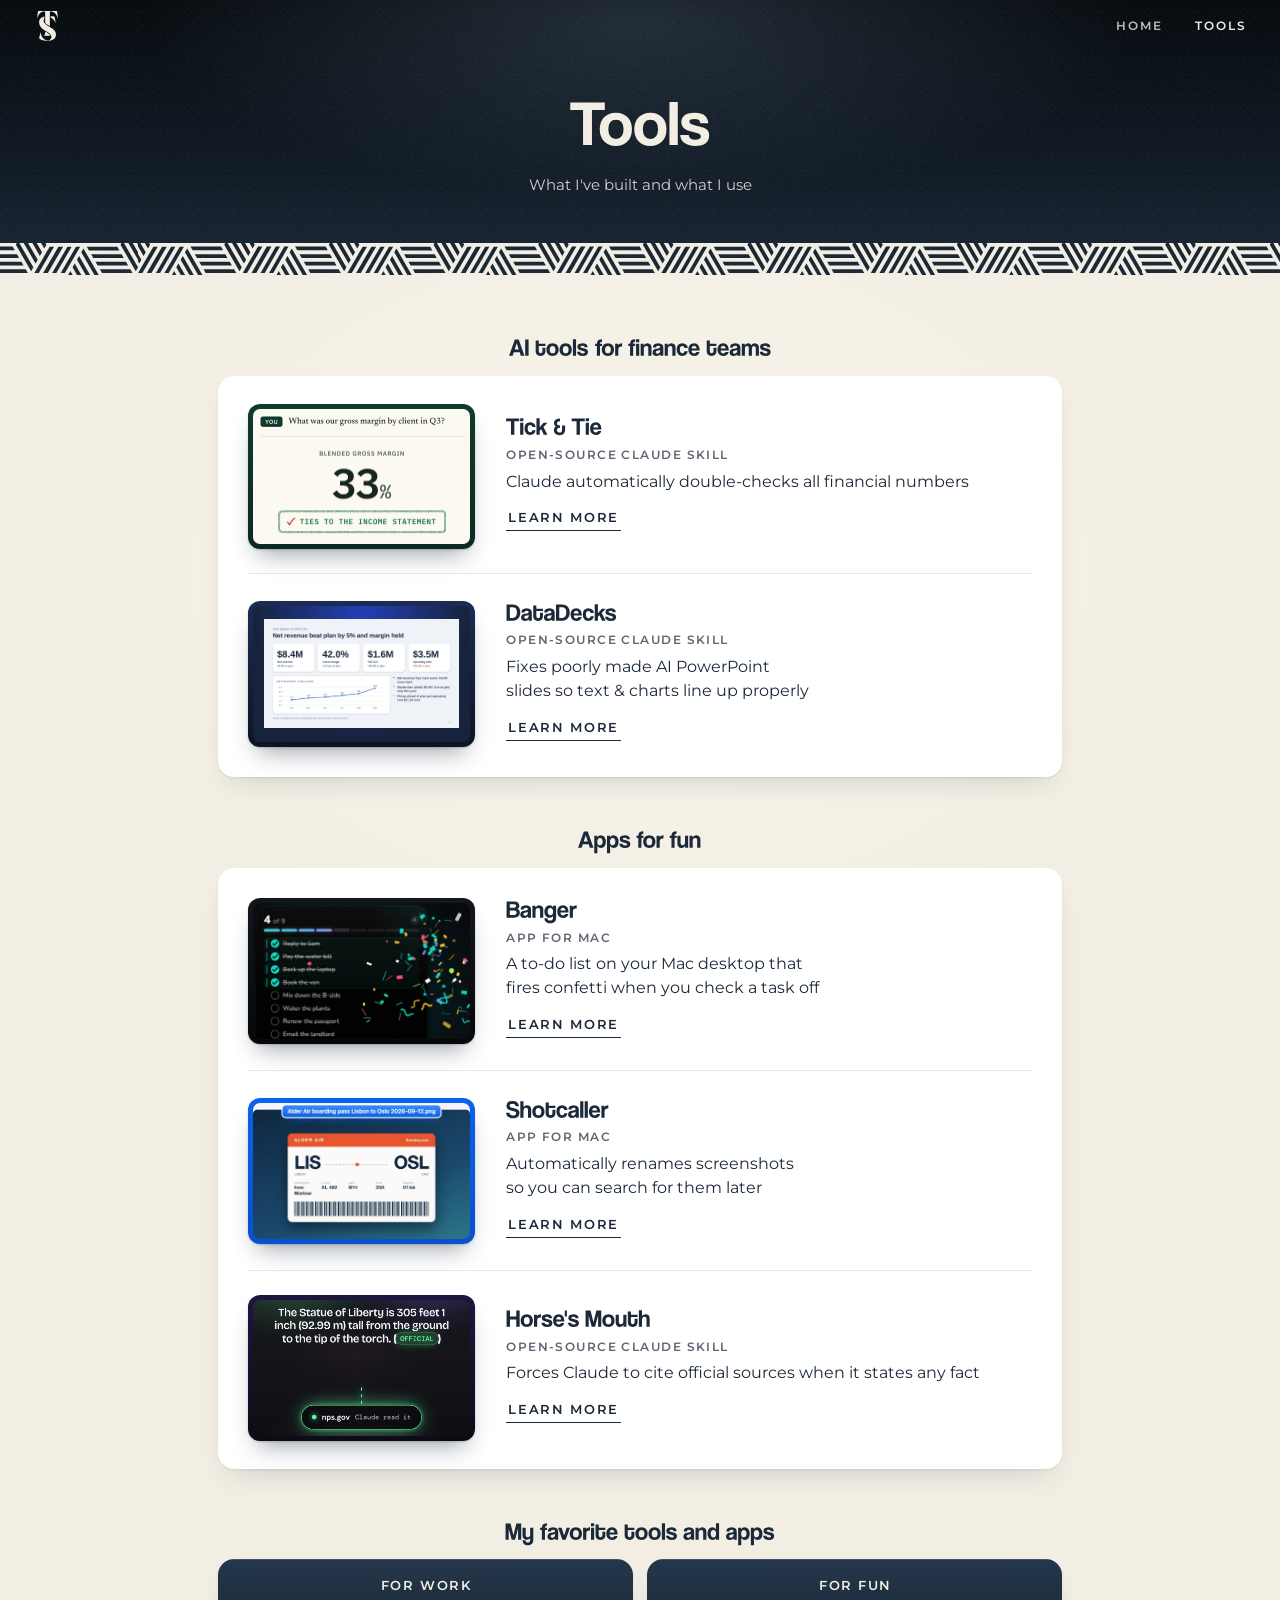
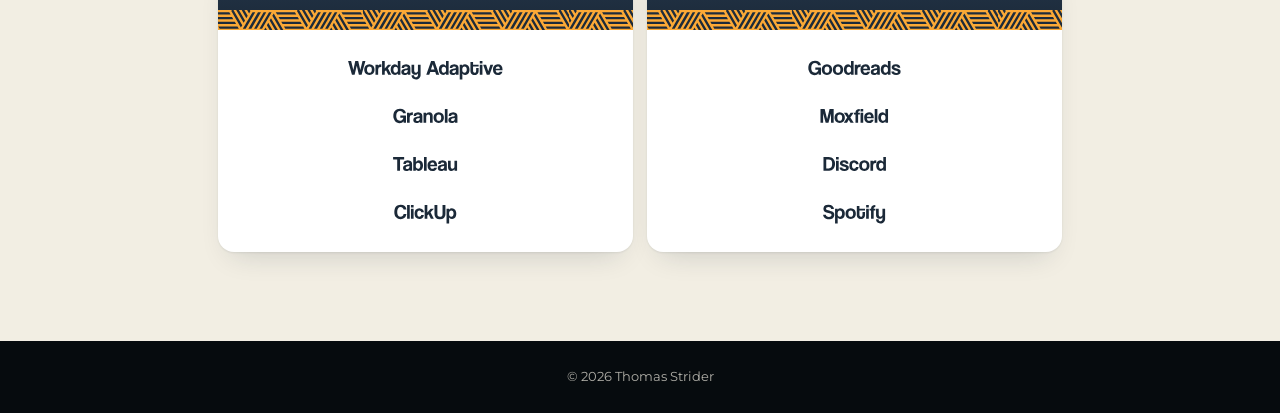
<file: tools/index.html>
<!doctype html>
<html lang="en">
<head>
<meta charset="utf-8">
<meta name="viewport" content="width=device-width, initial-scale=1, viewport-fit=cover">
<title>Tools by Thomas Strider</title>
<meta name="description" content="The AI tools for finance teams and the apps for fun that Thomas Strider has built. Also his favorite tools and apps.">
<meta name="theme-color" content="#060B0E">
<link rel="canonical" href="https://thomaskstrider.com/tools/">
<meta property="og:type" content="website">
<meta property="og:site_name" content="Thomas Strider">
<meta property="og:title" content="Tools by Thomas Strider">
<meta property="og:description" content="The AI tools for finance teams and the apps for fun that Thomas Strider has built. Also his favorite tools and apps.">
<meta property="og:url" content="https://thomaskstrider.com/tools/">
<meta property="og:image" content="https://thomaskstrider.com/assets/og.jpg?v=7">
<meta property="og:image:width" content="1200">
<meta property="og:image:height" content="630">
<meta name="twitter:card" content="summary_large_image">
<link rel="icon" href="../assets/favicon.svg?v=7" type="image/svg+xml">
<link rel="icon" href="../assets/favicon-32.png?v=7" sizes="32x32" type="image/png">
<link rel="apple-touch-icon" href="../assets/icon-180.png?v=7">
<link rel="preload" as="font" type="font/woff2" href="../assets/fonts/montserrat.woff2?v=7" crossorigin>
<link rel="stylesheet" href="../assets/style.css?v=22">
<!-- Motion runs only when the visitor allows it. ?static=1 shows every end state at once. -->
<script>(function(d){if(!/[?&]static=1/.test(location.search)&&!matchMedia('(prefers-reduced-motion: reduce)').matches)d.classList.add('motion')})(document.documentElement)</script>
</head>
<body class="page">

<!-- The menu. The same block sits on every page. A new section is a new folder and a new word here. -->
<header class="menu">
  <a class="menu-mark" href="../" aria-label="Thomas Strider, home"><svg viewBox="25 21 90 128.2" aria-hidden="true" focusable="false"><g><path d="M62.27,109.81c-.75-.45-1.5-.91-2.26-1.36v8.5c-.18,3.89-2.12,7.6-6.36,9.02v1.06h28.75c-2.47-6.57-11.06-11.76-20.13-17.21Z"/><path d="M115,51.17h-1.25c-1.59-8.65-12.19-28.45-27.56-28.45h-3.72c-2.65,0-2.48,2.12-2.48,2.12v61c-.27-.17-.56-.34-.85-.51-7.73-4.64-15.16-9.13-19.13-14.44V24.48s0-1.76-2.12-1.76h-4.23c-15.4,0-25.82,19.8-27.58,28.45h-1.08l4.08-27.75c0-2.3,2.65-2.3,2.65-2.3H108.28s2.66,0,2.66,2.3l4.06,27.75Z"/></g><g><path d="M68.49,82.71c-4.5-3-8.52-6.18-11.22-9.78l-.4-.54c2.68,3.82,6.83,7.14,11.62,10.31Z"/><path d="M69.67,83.48c.33,.21,.66,.43,1,.64-.33-.21-.67-.43-1-.64Z"/><path d="M104.43,71.81h1.06c-.19,0-1.18-5.97-1.25-6.35-.99-4.97-2.03-9.93-2.92-14.92-.36-1.96-.6-4.8-2.82-5.53-3.94-1.33-8.4-1.49-12.53-1.71-.86-.04-1.72-.06-2.58-.1v5.61c10.16,5.53,20.26,15.4,21.03,22.99Z"/><path d="M78.17,88.73c-.22-.14-.45-.28-.69-.42-2.29-1.38-4.59-2.77-6.82-4.19-.34-.21-.67-.43-1-.64-.4-.26-.79-.51-1.18-.77-4.78-3.18-8.93-6.49-11.62-10.31l-.28-.37v-.05c-1.84-2.75-2.94-5.76-2.94-9.17,0-3.61,.82-7.76,2.94-11.19v-6.86c-10.87,2.7-22.56,9.36-22.56,25.29,0,33.06,48.8,37.31,52.33,58.53,1.23,7.78-4.42,18.74-16.62,18.74-16.97,0-30.06-23.33-29.17-33.95h-1.06l-4.95,22.27c-.36,1.42-.72,2.13,.53,3.36,3.17,2.83,12.54,9.9,32.89,9.9,13.96,0,38.01-3,38.01-27.22,0-13.89-10.8-22.38-22.58-29.75v.11l-5.23-3.3Z"/><path d="M77.48,88.31c.24,.14,.47,.28,.69,.42l5.23,3.3v-.11c-4.28-2.67-8.67-5.21-12.74-7.79,2.23,1.42,4.53,2.81,6.82,4.19Z"/><path d="M68.49,82.71c.39,.26,.78,.52,1.18,.77-.4-.26-.79-.51-1.18-.77Z"/><path d="M56.87,72.4c-.1-.14-.19-.29-.28-.43v.05l.28,.37Z"/></g></svg></a>
  <nav class="menu-links" aria-label="Main">
    <a href="../">Home</a>
    <a href="./" aria-current="page">Tools</a>
  </nav>
</header>

<main>
  <!-- The shell for every page after the home page: a short navy band with the page title, then a cream reading area. -->
  <section class="band">
    <div class="grain" aria-hidden="true"></div>
    <h1 class="band-title"><span class="words sr">Tools</span><span class="art" aria-hidden="true"><svg class="ltr" viewBox="0 -767 2185 1000" style="width:2.185em" focusable="false"><path d="M204 0V-548H4V-664H544V-548H343V0ZM718 -96Q837 -96 837 -246Q837 -395 718 -395Q599 -395 599 -246Q599 -96 718 -96ZM718 13Q658 13 611 -6Q564 -25 532 -59Q499 -93 482 -141Q465 -189 465 -246Q465 -304 482 -352Q500 -400 533 -434Q566 -468 612 -486Q659 -505 718 -505Q776 -505 822 -486Q868 -468 900 -434Q933 -401 950 -353Q968 -305 968 -246Q968 -187 950 -140Q933 -92 900 -58Q868 -24 822 -6Q775 13 718 13ZM1257 -96Q1376 -96 1376 -246Q1376 -395 1257 -395Q1138 -395 1138 -246Q1138 -96 1257 -96ZM1257 13Q1197 13 1150 -6Q1103 -25 1070 -59Q1038 -93 1021 -141Q1004 -189 1004 -246Q1004 -304 1022 -352Q1039 -400 1072 -434Q1105 -468 1152 -486Q1198 -505 1257 -505Q1315 -505 1361 -486Q1407 -468 1440 -434Q1472 -401 1490 -353Q1507 -305 1507 -246Q1507 -187 1490 -140Q1472 -92 1440 -58Q1407 -24 1360 -6Q1314 13 1257 13ZM1554 0V-672H1684V0ZM2035 -343Q2030 -379 2009 -394Q1988 -408 1943 -408Q1906 -408 1886 -398Q1866 -389 1866 -367Q1866 -345 1886 -334Q1906 -322 1946 -311Q1988 -299 2026 -290Q2064 -280 2093 -269Q2132 -253 2153 -226Q2174 -198 2174 -150Q2174 -73 2120 -30Q2065 13 1959 13Q1845 13 1784 -35Q1724 -83 1722 -158H1856Q1856 -123 1883 -104Q1910 -85 1958 -85Q1993 -85 2019 -96Q2045 -108 2045 -136Q2045 -162 2022 -173Q1998 -184 1966 -192Q1904 -207 1866 -219Q1828 -231 1802 -248Q1767 -270 1754 -298Q1740 -326 1740 -359Q1740 -390 1751 -417Q1762 -444 1787 -464Q1812 -483 1852 -494Q1891 -505 1947 -505Q2054 -505 2104 -464Q2155 -423 2160 -343Z"/></svg></span></h1>
    <p class="band-line">What I've built and what I use</p>
    <div class="strip" aria-hidden="true"></div>
  </section>

  <!-- One row pattern for a build, and later for a case study or a blog post:
       a picture, a name, a small label for its kind, one line, a link. -->
  <div class="read">
    <div class="read-in">
      <section class="group rise" aria-labelledby="g-finance">
        <h2 class="group-name" id="g-finance"><span class="words sr"><span class="ph">AI tools</span> <span class="ph">for finance teams</span></span><span class="art" aria-hidden="true"><svg class="ltr" viewBox="0 -767 3259 1000" style="width:3.259em" focusable="false"><path d="M319 -515H318L233 -251H402ZM484 0 442 -137H197L150 0H3L240 -664H401L635 0ZM666 0V-664H805V0ZM1376 -324H1497V-184Q1497 -145 1486 -110Q1474 -74 1450 -46Q1425 -19 1388 -3Q1350 13 1298 13Q1244 13 1206 -3Q1168 -19 1144 -46Q1119 -73 1108 -109Q1097 -145 1097 -185V-625H1225V-492H1497V-400H1225V-198Q1225 -151 1242 -126Q1260 -100 1300 -100Q1339 -100 1358 -125Q1376 -150 1376 -196ZM1792 -96Q1911 -96 1911 -246Q1911 -395 1792 -395Q1673 -395 1673 -246Q1673 -96 1792 -96ZM1792 13Q1732 13 1685 -6Q1638 -25 1606 -59Q1573 -93 1556 -141Q1539 -189 1539 -246Q1539 -304 1556 -352Q1574 -400 1607 -434Q1640 -468 1686 -486Q1733 -505 1792 -505Q1850 -505 1896 -486Q1942 -468 1974 -434Q2007 -401 2024 -353Q2042 -305 2042 -246Q2042 -187 2024 -140Q2007 -92 1974 -58Q1942 -24 1896 -6Q1849 13 1792 13ZM2331 -96Q2450 -96 2450 -246Q2450 -395 2331 -395Q2212 -395 2212 -246Q2212 -96 2331 -96ZM2331 13Q2271 13 2224 -6Q2177 -25 2144 -59Q2112 -93 2095 -141Q2078 -189 2078 -246Q2078 -304 2096 -352Q2113 -400 2146 -434Q2179 -468 2226 -486Q2272 -505 2331 -505Q2389 -505 2435 -486Q2481 -468 2514 -434Q2546 -401 2564 -353Q2581 -305 2581 -246Q2581 -187 2564 -140Q2546 -92 2514 -58Q2481 -24 2434 -6Q2388 13 2331 13ZM2628 0V-672H2758V0ZM3109 -343Q3104 -379 3083 -394Q3062 -408 3017 -408Q2980 -408 2960 -398Q2940 -389 2940 -367Q2940 -345 2960 -334Q2980 -322 3020 -311Q3062 -299 3100 -290Q3138 -280 3167 -269Q3206 -253 3227 -226Q3248 -198 3248 -150Q3248 -73 3194 -30Q3139 13 3033 13Q2919 13 2858 -35Q2798 -83 2796 -158H2930Q2930 -123 2957 -104Q2984 -85 3032 -85Q3067 -85 3093 -96Q3119 -108 3119 -136Q3119 -162 3096 -173Q3072 -184 3040 -192Q2978 -207 2940 -219Q2902 -231 2876 -248Q2841 -270 2828 -298Q2814 -326 2814 -359Q2814 -390 2825 -417Q2836 -444 2861 -464Q2886 -483 2926 -494Q2965 -505 3021 -505Q3128 -505 3178 -464Q3229 -423 3234 -343Z"/></svg> <svg class="ltr" viewBox="0 -767 7236 1000" style="width:7.236em" focusable="false"><path d="M77 0V-400H4V-492H77Q77 -672 286 -672V-567Q261 -567 246 -564Q230 -560 221 -551Q212 -542 208 -528Q205 -513 205 -492H289V-400H205V0ZM531 -96Q650 -96 650 -246Q650 -395 531 -395Q412 -395 412 -246Q412 -96 531 -96ZM531 13Q471 13 424 -6Q377 -25 344 -59Q312 -93 295 -141Q278 -189 278 -246Q278 -304 296 -352Q313 -400 346 -434Q379 -468 426 -486Q472 -505 531 -505Q589 -505 635 -486Q681 -468 714 -434Q746 -401 764 -353Q781 -305 781 -246Q781 -187 764 -140Q746 -92 714 -58Q681 -24 634 -6Q588 13 531 13ZM828 0V-492H950V-433Q966 -458 984 -472Q1001 -486 1020 -494Q1038 -501 1057 -503Q1076 -505 1096 -505H1113V-372Q1095 -375 1077 -375Q958 -375 958 -256V0ZM1441 0V-400H1368V-492H1441Q1441 -672 1650 -672V-567Q1625 -567 1610 -564Q1594 -560 1585 -551Q1576 -542 1572 -528Q1569 -513 1569 -492H1653V-400H1569V0ZM1688 0V-492H1818V0ZM1688 -551V-672H1818V-551ZM2192 0V-298Q2192 -355 2173 -375Q2154 -395 2108 -395Q2007 -395 2007 -282V0H1877V-492H2001V-420Q2024 -462 2062 -484Q2100 -505 2160 -505Q2195 -505 2225 -494Q2255 -484 2276 -463Q2298 -442 2310 -412Q2323 -381 2323 -341V0ZM2679 -241Q2669 -231 2650 -225Q2631 -219 2595 -212Q2539 -201 2518 -184Q2497 -167 2497 -135Q2497 -80 2560 -80Q2585 -80 2606 -88Q2628 -97 2644 -112Q2659 -126 2668 -146Q2678 -165 2678 -187ZM2688 0Q2682 -19 2680 -44Q2657 -18 2619 -2Q2581 13 2531 13Q2446 13 2406 -24Q2367 -62 2367 -122Q2367 -175 2384 -206Q2401 -238 2431 -256Q2461 -274 2502 -282Q2544 -291 2593 -298Q2642 -305 2659 -316Q2676 -328 2676 -354Q2676 -378 2654 -392Q2631 -405 2593 -405Q2548 -405 2528 -385Q2509 -365 2504 -332H2383Q2384 -370 2396 -402Q2407 -434 2432 -457Q2458 -480 2499 -492Q2540 -505 2599 -505Q2657 -505 2698 -492Q2738 -479 2762 -454Q2787 -430 2798 -394Q2809 -357 2809 -311V0ZM3181 0V-298Q3181 -355 3162 -375Q3143 -395 3097 -395Q2996 -395 2996 -282V0H2866V-492H2990V-420Q3013 -462 3051 -484Q3089 -505 3149 -505Q3184 -505 3214 -494Q3244 -484 3266 -463Q3287 -442 3300 -412Q3312 -381 3312 -341V0ZM3812 -178Q3807 -135 3788 -100Q3768 -65 3738 -40Q3708 -15 3670 -1Q3631 13 3586 13Q3536 13 3494 -4Q3453 -20 3423 -54Q3393 -87 3376 -136Q3360 -186 3360 -252Q3360 -318 3376 -366Q3393 -414 3423 -444Q3453 -475 3496 -490Q3538 -505 3590 -505Q3638 -505 3678 -492Q3717 -479 3746 -454Q3776 -429 3793 -394Q3810 -359 3813 -316H3682Q3677 -354 3652 -376Q3626 -397 3589 -397Q3568 -397 3550 -390Q3532 -383 3518 -366Q3505 -350 3497 -322Q3489 -295 3489 -255Q3489 -174 3518 -135Q3547 -96 3585 -96Q3623 -96 3650 -117Q3677 -138 3681 -178ZM4174 -294Q4173 -321 4164 -342Q4156 -362 4142 -376Q4128 -389 4110 -396Q4092 -402 4073 -402Q4034 -402 4006 -374Q3977 -345 3973 -294ZM3969 -212Q3972 -156 4002 -123Q4031 -90 4079 -90Q4111 -90 4136 -104Q4160 -119 4167 -145H4301Q4278 -69 4221 -28Q4164 13 4085 13Q3839 13 3839 -255Q3839 -312 3855 -358Q3871 -404 3902 -437Q3932 -470 3976 -488Q4020 -505 4077 -505Q4191 -505 4250 -432Q4308 -359 4308 -212ZM4873 -324H4994V-184Q4994 -145 4982 -110Q4971 -74 4946 -46Q4922 -19 4884 -3Q4847 13 4795 13Q4741 13 4703 -3Q4665 -19 4640 -46Q4616 -73 4605 -109Q4594 -145 4594 -185V-625H4722V-492H4994V-400H4722V-198Q4722 -151 4740 -126Q4757 -100 4797 -100Q4836 -100 4854 -125Q4873 -150 4873 -196ZM5371 -294Q5370 -321 5362 -342Q5353 -362 5339 -376Q5325 -389 5307 -396Q5289 -402 5270 -402Q5231 -402 5202 -374Q5174 -345 5170 -294ZM5166 -212Q5169 -156 5198 -123Q5228 -90 5276 -90Q5308 -90 5332 -104Q5357 -119 5364 -145H5498Q5475 -69 5418 -28Q5361 13 5282 13Q5036 13 5036 -255Q5036 -312 5052 -358Q5068 -404 5098 -437Q5129 -470 5173 -488Q5217 -505 5274 -505Q5388 -505 5446 -432Q5505 -359 5505 -212ZM5849 -241Q5839 -231 5820 -225Q5801 -219 5765 -212Q5709 -201 5688 -184Q5667 -167 5667 -135Q5667 -80 5730 -80Q5755 -80 5776 -88Q5798 -97 5814 -112Q5829 -126 5838 -146Q5848 -165 5848 -187ZM5858 0Q5852 -19 5850 -44Q5827 -18 5789 -2Q5751 13 5701 13Q5616 13 5576 -24Q5537 -62 5537 -122Q5537 -175 5554 -206Q5571 -238 5601 -256Q5631 -274 5672 -282Q5714 -291 5763 -298Q5812 -305 5829 -316Q5846 -328 5846 -354Q5846 -378 5824 -392Q5801 -405 5763 -405Q5718 -405 5698 -385Q5679 -365 5674 -332H5553Q5554 -370 5566 -402Q5577 -434 5602 -457Q5628 -480 5669 -492Q5710 -505 5769 -505Q5827 -505 5868 -492Q5908 -479 5932 -454Q5957 -430 5968 -394Q5979 -357 5979 -311V0ZM6613 0V-298Q6613 -343 6592 -371Q6571 -399 6536 -399Q6500 -399 6476 -369Q6453 -339 6453 -294V0H6323V-296Q6323 -326 6319 -345Q6315 -364 6306 -375Q6296 -386 6281 -390Q6266 -395 6245 -395Q6166 -395 6166 -299V0H6036V-492H6158V-420Q6183 -469 6218 -487Q6253 -505 6302 -505Q6327 -505 6346 -501Q6366 -497 6382 -488Q6397 -478 6411 -463Q6425 -448 6439 -427Q6459 -468 6492 -486Q6525 -505 6572 -505Q6609 -505 6640 -492Q6671 -480 6693 -458Q6715 -435 6728 -405Q6740 -375 6740 -341V0ZM7086 -343Q7081 -379 7060 -394Q7039 -408 6994 -408Q6957 -408 6937 -398Q6917 -389 6917 -367Q6917 -345 6937 -334Q6957 -322 6997 -311Q7039 -299 7077 -290Q7115 -280 7144 -269Q7183 -253 7204 -226Q7225 -198 7225 -150Q7225 -73 7170 -30Q7116 13 7010 13Q6896 13 6836 -35Q6775 -83 6773 -158H6907Q6907 -123 6934 -104Q6961 -85 7009 -85Q7044 -85 7070 -96Q7096 -108 7096 -136Q7096 -162 7072 -173Q7049 -184 7017 -192Q6955 -207 6917 -219Q6879 -231 6853 -248Q6818 -270 6804 -298Q6791 -326 6791 -359Q6791 -390 6802 -417Q6813 -444 6838 -464Q6863 -483 6902 -494Q6942 -505 6998 -505Q7105 -505 7156 -464Q7206 -423 7211 -343Z"/></svg></span></h2>
        <ul class="rows">
          <li class="row" data-build="tickandtie">
            <span class="row-pic"><img src="../assets/builds/tickandtie.webp?v=7" width="872" height="544" alt="" loading="lazy" decoding="async"></span>
            <h3 class="row-name" id="t-tickandtie"><span class="words sr">Tick &amp; Tie</span><span class="art" aria-hidden="true"><svg class="ltr" viewBox="0 -767 3946 1000" style="width:3.946em" focusable="false"><path d="M204 0V-548H4V-664H544V-548H343V0ZM583 0V-492H713V0ZM583 -551V-672H713V-551ZM1215 -178Q1210 -135 1190 -100Q1171 -65 1141 -40Q1111 -15 1072 -1Q1034 13 989 13Q939 13 898 -4Q856 -20 826 -54Q796 -87 780 -136Q763 -186 763 -252Q763 -318 780 -366Q796 -414 826 -444Q856 -475 898 -490Q941 -505 993 -505Q1041 -505 1080 -492Q1120 -479 1150 -454Q1179 -429 1196 -394Q1213 -359 1216 -316H1085Q1080 -354 1054 -376Q1029 -397 992 -397Q971 -397 953 -390Q935 -383 922 -366Q908 -350 900 -322Q892 -295 892 -255Q892 -174 921 -135Q950 -96 988 -96Q1026 -96 1053 -117Q1080 -138 1084 -178ZM1555 0 1447 -221 1384 -156V0H1253V-672H1384V-305L1546 -492H1705L1540 -311L1701 0ZM2306 -381H2431V-202Q2431 -151 2414 -110Q2398 -68 2368 -38Q2339 -9 2298 7Q2257 23 2207 23Q2150 23 2106 7Q2062 -9 2032 -37Q2001 -65 1985 -103Q1969 -141 1969 -185Q1969 -208 1975 -232Q1981 -257 1992 -278Q2002 -299 2017 -315Q2032 -331 2049 -339Q1972 -379 1972 -478Q1972 -520 1990 -554Q2008 -588 2041 -612Q2074 -637 2120 -650Q2166 -664 2222 -664V-555Q2154 -555 2127 -534Q2100 -512 2100 -463Q2100 -421 2128 -401Q2156 -381 2222 -381V-287Q2162 -287 2129 -262Q2096 -238 2096 -187Q2096 -166 2102 -148Q2109 -129 2122 -115Q2136 -101 2156 -92Q2177 -84 2206 -84Q2306 -84 2306 -202ZM2901 0V-548H2701V-664H3241V-548H3040V0ZM3280 0V-492H3410V0ZM3280 -551V-672H3410V-551ZM3793 -294Q3792 -321 3784 -342Q3775 -362 3761 -376Q3747 -389 3729 -396Q3711 -402 3692 -402Q3653 -402 3624 -374Q3596 -345 3592 -294ZM3588 -212Q3591 -156 3620 -123Q3650 -90 3698 -90Q3730 -90 3754 -104Q3779 -119 3786 -145H3920Q3897 -69 3840 -28Q3783 13 3704 13Q3458 13 3458 -255Q3458 -312 3474 -358Q3490 -404 3520 -437Q3551 -470 3595 -488Q3639 -505 3696 -505Q3810 -505 3868 -432Q3927 -359 3927 -212Z"/></svg></span></h3>
            <p class="kind">Open-source Claude skill</p>
            <p class="row-line">Claude automatically double-checks all financial numbers</p>
            <a class="row-link" data-live="tickandtie" href="https://thomaskstrider.com/tick-and-tie/" aria-describedby="t-tickandtie" target="_blank" rel="noopener">Learn more</a>
          </li>
          <li class="row" data-build="datadecks">
            <span class="row-pic"><img src="../assets/builds/datadecks.webp?v=7" width="880" height="495" alt="" loading="lazy" decoding="async"></span>
            <h3 class="row-name" id="t-datadecks"><span class="words sr">DataDecks</span><span class="art" aria-hidden="true"><svg class="ltr" viewBox="0 -767 4539 1000" style="width:4.539em" focusable="false"><path d="M273 -113Q364 -113 405 -170Q446 -226 446 -339Q446 -395 436 -435Q426 -475 404 -500Q381 -526 346 -538Q311 -549 261 -549H158V-113ZM23 0V-664H280Q347 -664 404 -642Q461 -619 502 -577Q542 -535 565 -475Q588 -415 588 -339Q588 -263 568 -200Q547 -138 509 -94Q471 -49 418 -24Q365 0 301 0ZM932 -241Q922 -231 903 -225Q884 -219 848 -212Q792 -201 771 -184Q750 -167 750 -135Q750 -80 813 -80Q838 -80 860 -88Q881 -97 896 -112Q912 -126 922 -146Q931 -165 931 -187ZM941 0Q935 -19 933 -44Q910 -18 872 -2Q834 13 784 13Q699 13 660 -24Q620 -62 620 -122Q620 -175 637 -206Q654 -238 684 -256Q714 -274 756 -282Q797 -291 846 -298Q895 -305 912 -316Q929 -328 929 -354Q929 -378 906 -392Q884 -405 846 -405Q801 -405 782 -385Q762 -365 757 -332H636Q637 -370 648 -402Q660 -434 686 -457Q711 -480 752 -492Q793 -505 852 -505Q910 -505 950 -492Q991 -479 1016 -454Q1040 -430 1051 -394Q1062 -357 1062 -311V0ZM1398 -324H1519V-184Q1519 -145 1508 -110Q1496 -74 1472 -46Q1447 -19 1410 -3Q1372 13 1320 13Q1266 13 1228 -3Q1190 -19 1166 -46Q1141 -73 1130 -109Q1119 -145 1119 -185V-625H1247V-492H1519V-400H1247V-198Q1247 -151 1264 -126Q1282 -100 1322 -100Q1361 -100 1380 -125Q1398 -150 1398 -196ZM1871 -241Q1861 -231 1842 -225Q1823 -219 1787 -212Q1731 -201 1710 -184Q1689 -167 1689 -135Q1689 -80 1752 -80Q1777 -80 1798 -88Q1820 -97 1836 -112Q1851 -126 1860 -146Q1870 -165 1870 -187ZM1880 0Q1874 -19 1872 -44Q1849 -18 1811 -2Q1773 13 1723 13Q1638 13 1598 -24Q1559 -62 1559 -122Q1559 -175 1576 -206Q1593 -238 1623 -256Q1653 -274 1694 -282Q1736 -291 1785 -298Q1834 -305 1851 -316Q1868 -328 1868 -354Q1868 -378 1846 -392Q1823 -405 1785 -405Q1740 -405 1720 -385Q1701 -365 1696 -332H1575Q1576 -370 1588 -402Q1599 -434 1624 -457Q1650 -480 1691 -492Q1732 -505 1791 -505Q1849 -505 1890 -492Q1930 -479 1954 -454Q1979 -430 1990 -394Q2001 -357 2001 -311V0ZM2305 -113Q2396 -113 2437 -170Q2478 -226 2478 -339Q2478 -395 2468 -435Q2458 -475 2436 -500Q2413 -526 2378 -538Q2343 -549 2293 -549H2190V-113ZM2055 0V-664H2312Q2379 -664 2436 -642Q2493 -619 2534 -577Q2574 -535 2597 -475Q2620 -415 2620 -339Q2620 -263 2600 -200Q2579 -138 2541 -94Q2503 -49 2450 -24Q2397 0 2333 0ZM2989 -294Q2988 -321 2980 -342Q2971 -362 2957 -376Q2943 -389 2925 -396Q2907 -402 2888 -402Q2849 -402 2820 -374Q2792 -345 2788 -294ZM2784 -212Q2787 -156 2816 -123Q2846 -90 2894 -90Q2926 -90 2950 -104Q2975 -119 2982 -145H3116Q3093 -69 3036 -28Q2979 13 2900 13Q2654 13 2654 -255Q2654 -312 2670 -358Q2686 -404 2716 -437Q2747 -470 2791 -488Q2835 -505 2892 -505Q3006 -505 3064 -432Q3123 -359 3123 -212ZM3611 -178Q3606 -135 3586 -100Q3567 -65 3537 -40Q3507 -15 3468 -1Q3430 13 3385 13Q3335 13 3294 -4Q3252 -20 3222 -54Q3192 -87 3176 -136Q3159 -186 3159 -252Q3159 -318 3176 -366Q3192 -414 3222 -444Q3252 -475 3294 -490Q3337 -505 3389 -505Q3437 -505 3476 -492Q3516 -479 3546 -454Q3575 -429 3592 -394Q3609 -359 3612 -316H3481Q3476 -354 3450 -376Q3425 -397 3388 -397Q3367 -397 3349 -390Q3331 -383 3318 -366Q3304 -350 3296 -322Q3288 -295 3288 -255Q3288 -174 3317 -135Q3346 -96 3384 -96Q3422 -96 3449 -117Q3476 -138 3480 -178ZM3951 0 3843 -221 3780 -156V0H3649V-672H3780V-305L3942 -492H4101L3936 -311L4097 0ZM4389 -343Q4384 -379 4363 -394Q4342 -408 4297 -408Q4260 -408 4240 -398Q4220 -389 4220 -367Q4220 -345 4240 -334Q4260 -322 4300 -311Q4342 -299 4380 -290Q4418 -280 4447 -269Q4486 -253 4507 -226Q4528 -198 4528 -150Q4528 -73 4474 -30Q4419 13 4313 13Q4199 13 4138 -35Q4078 -83 4076 -158H4210Q4210 -123 4237 -104Q4264 -85 4312 -85Q4347 -85 4373 -96Q4399 -108 4399 -136Q4399 -162 4376 -173Q4352 -184 4320 -192Q4258 -207 4220 -219Q4182 -231 4156 -248Q4121 -270 4108 -298Q4094 -326 4094 -359Q4094 -390 4105 -417Q4116 -444 4141 -464Q4166 -483 4206 -494Q4245 -505 4301 -505Q4408 -505 4458 -464Q4509 -423 4514 -343Z"/></svg></span></h3>
            <p class="kind">Open-source Claude skill</p>
            <p class="row-line">Fixes poorly made AI PowerPoint slides so text &amp; charts line up properly</p>
            <a class="row-link" data-live="datadecks" href="https://thomaskstrider.com/datadecks/" aria-describedby="t-datadecks" target="_blank" rel="noopener">Learn more</a>
          </li>
        </ul>
      </section>

      <section class="group rise" aria-labelledby="g-fun">
        <h2 class="group-name" id="g-fun"><span class="words sr">Apps for fun</span><span class="art" aria-hidden="true"><svg class="ltr" viewBox="0 -767 5064 1000" style="width:5.064em" focusable="false"><path d="M319 -515H318L233 -251H402ZM484 0 442 -137H197L150 0H3L240 -664H401L635 0ZM901 -98Q1013 -98 1013 -250Q1013 -316 982 -358Q951 -399 902 -399Q855 -399 824 -360Q792 -321 792 -258Q792 -98 901 -98ZM669 233V-492H794L795 -432Q840 -505 932 -505Q978 -505 1018 -487Q1057 -469 1085 -435Q1113 -401 1129 -352Q1145 -303 1145 -241Q1145 -185 1132 -138Q1118 -92 1092 -58Q1066 -24 1028 -6Q991 13 943 13Q852 13 797 -64V233ZM1424 -98Q1536 -98 1536 -250Q1536 -316 1505 -358Q1474 -399 1425 -399Q1378 -399 1346 -360Q1315 -321 1315 -258Q1315 -98 1424 -98ZM1192 233V-492H1317L1318 -432Q1363 -505 1455 -505Q1501 -505 1540 -487Q1580 -469 1608 -435Q1636 -401 1652 -352Q1668 -303 1668 -241Q1668 -185 1654 -138Q1641 -92 1615 -58Q1589 -24 1552 -6Q1514 13 1466 13Q1375 13 1320 -64V233ZM2011 -343Q2006 -379 1985 -394Q1964 -408 1919 -408Q1882 -408 1862 -398Q1842 -389 1842 -367Q1842 -345 1862 -334Q1882 -322 1922 -311Q1964 -299 2002 -290Q2040 -280 2069 -269Q2108 -253 2129 -226Q2150 -198 2150 -150Q2150 -73 2096 -30Q2041 13 1935 13Q1821 13 1760 -35Q1700 -83 1698 -158H1832Q1832 -123 1859 -104Q1886 -85 1934 -85Q1969 -85 1995 -96Q2021 -108 2021 -136Q2021 -162 1998 -173Q1974 -184 1942 -192Q1880 -207 1842 -219Q1804 -231 1778 -248Q1743 -270 1730 -298Q1716 -326 1716 -359Q1716 -390 1727 -417Q1738 -444 1763 -464Q1788 -483 1828 -494Q1867 -505 1923 -505Q2030 -505 2080 -464Q2131 -423 2136 -343ZM2479 0V-400H2406V-492H2479Q2479 -672 2688 -672V-567Q2663 -567 2648 -564Q2632 -560 2623 -551Q2614 -542 2610 -528Q2607 -513 2607 -492H2691V-400H2607V0ZM2933 -96Q3052 -96 3052 -246Q3052 -395 2933 -395Q2814 -395 2814 -246Q2814 -96 2933 -96ZM2933 13Q2873 13 2826 -6Q2779 -25 2746 -59Q2714 -93 2697 -141Q2680 -189 2680 -246Q2680 -304 2698 -352Q2715 -400 2748 -434Q2781 -468 2828 -486Q2874 -505 2933 -505Q2991 -505 3037 -486Q3083 -468 3116 -434Q3148 -401 3166 -353Q3183 -305 3183 -246Q3183 -187 3166 -140Q3148 -92 3116 -58Q3083 -24 3036 -6Q2990 13 2933 13ZM3230 0V-492H3352V-433Q3368 -458 3386 -472Q3403 -486 3422 -494Q3440 -501 3459 -503Q3478 -505 3498 -505H3515V-372Q3497 -375 3479 -375Q3360 -375 3360 -256V0ZM3843 0V-400H3770V-492H3843Q3843 -672 4052 -672V-567Q4027 -567 4012 -564Q3996 -560 3987 -551Q3978 -542 3974 -528Q3971 -513 3971 -492H4055V-400H3971V0ZM4407 0V-69Q4357 13 4254 13Q4217 13 4186 0Q4156 -13 4134 -37Q4112 -61 4100 -94Q4087 -127 4087 -168V-492H4217V-188Q4217 -96 4300 -96Q4350 -96 4376 -128Q4401 -159 4401 -208V-492H4530V0ZM4902 0V-298Q4902 -355 4883 -375Q4864 -395 4818 -395Q4717 -395 4717 -282V0H4587V-492H4711V-420Q4734 -462 4772 -484Q4810 -505 4870 -505Q4905 -505 4935 -494Q4965 -484 4986 -463Q5008 -442 5020 -412Q5033 -381 5033 -341V0Z"/></svg></span></h2>
        <ul class="rows">
          <li class="row" data-build="banger">
            <span class="row-pic"><img src="../assets/builds/banger.webp?v=7" width="872" height="544" alt="" loading="lazy" decoding="async"></span>
            <h3 class="row-name" id="t-banger"><span class="words sr">Banger</span><span class="art" aria-hidden="true"><svg class="ltr" viewBox="0 -767 2917 1000" style="width:2.917em" focusable="false"><path d="M333 -113Q381 -113 408 -140Q435 -167 435 -208Q435 -252 408 -272Q382 -292 335 -292H157V-113ZM157 -549V-405H332Q416 -405 416 -477Q416 -515 394 -532Q373 -549 324 -549ZM23 0V-664H350Q448 -664 499 -616Q550 -567 550 -483Q550 -440 527 -406Q504 -373 469 -359Q490 -351 508 -338Q527 -326 540 -306Q554 -287 562 -260Q570 -234 570 -198Q570 -107 509 -54Q448 0 322 0ZM899 -241Q889 -231 870 -225Q851 -219 815 -212Q759 -201 738 -184Q717 -167 717 -135Q717 -80 780 -80Q805 -80 826 -88Q848 -97 864 -112Q879 -126 888 -146Q898 -165 898 -187ZM908 0Q902 -19 900 -44Q877 -18 839 -2Q801 13 751 13Q666 13 626 -24Q587 -62 587 -122Q587 -175 604 -206Q621 -238 651 -256Q681 -274 722 -282Q764 -291 813 -298Q862 -305 879 -316Q896 -328 896 -354Q896 -378 874 -392Q851 -405 813 -405Q768 -405 748 -385Q729 -365 724 -332H603Q604 -370 616 -402Q627 -434 652 -457Q678 -480 719 -492Q760 -505 819 -505Q877 -505 918 -492Q958 -479 982 -454Q1007 -430 1018 -394Q1029 -357 1029 -311V0ZM1401 0V-298Q1401 -355 1382 -375Q1363 -395 1317 -395Q1216 -395 1216 -282V0H1086V-492H1210V-420Q1233 -462 1271 -484Q1309 -505 1369 -505Q1404 -505 1434 -494Q1464 -484 1486 -463Q1507 -442 1520 -412Q1532 -381 1532 -341V0ZM1825 -98Q1873 -98 1904 -134Q1936 -171 1936 -234Q1936 -392 1825 -392Q1714 -392 1714 -242Q1714 -176 1746 -137Q1777 -98 1825 -98ZM1932 -66Q1918 -33 1882 -14Q1845 4 1797 4Q1736 4 1694 -18Q1653 -39 1628 -74Q1602 -109 1590 -155Q1579 -201 1579 -249Q1579 -306 1596 -354Q1613 -401 1642 -434Q1671 -468 1710 -486Q1749 -505 1794 -505Q1886 -505 1932 -431V-492H2062V5Q2062 61 2043 104Q2024 146 1991 174Q1958 203 1913 218Q1868 233 1817 233Q1766 233 1722 218Q1678 204 1646 178Q1615 151 1597 113Q1579 75 1579 27H1700Q1700 72 1730 96Q1759 121 1808 121Q1860 121 1896 92Q1932 64 1932 15ZM2443 -294Q2442 -321 2434 -342Q2425 -362 2411 -376Q2397 -389 2379 -396Q2361 -402 2342 -402Q2303 -402 2274 -374Q2246 -345 2242 -294ZM2238 -212Q2241 -156 2270 -123Q2300 -90 2348 -90Q2380 -90 2404 -104Q2429 -119 2436 -145H2570Q2547 -69 2490 -28Q2433 13 2354 13Q2108 13 2108 -255Q2108 -312 2124 -358Q2140 -404 2170 -437Q2201 -470 2245 -488Q2289 -505 2346 -505Q2460 -505 2518 -432Q2577 -359 2577 -212ZM2622 0V-492H2744V-433Q2760 -458 2778 -472Q2795 -486 2814 -494Q2832 -501 2851 -503Q2870 -505 2890 -505H2907V-372Q2889 -375 2871 -375Q2752 -375 2752 -256V0Z"/></svg></span></h3>
            <p class="kind">App for Mac</p>
            <p class="row-line">A to-do list on your Mac desktop that fires confetti when you check a task off</p>
            <a class="row-link" data-live="banger" href="https://thomaskstrider.com/banger/" aria-describedby="t-banger" target="_blank" rel="noopener">Learn more</a>
          </li>
          <li class="row" data-build="shotcaller">
            <span class="row-pic"><img src="../assets/builds/shotcaller.webp?v=7" width="880" height="550" alt="" loading="lazy" decoding="async"></span>
            <h3 class="row-name" id="t-shotcaller"><span class="words sr">Shotcaller</span><span class="art" aria-hidden="true"><svg class="ltr" viewBox="0 -767 4219 1000" style="width:4.219em" focusable="false"><path d="M399 -468Q394 -519 362 -544Q330 -569 267 -569Q208 -569 178 -549Q148 -529 148 -491Q148 -459 172 -440Q195 -421 251 -407Q308 -393 360 -380Q411 -366 448 -349Q470 -339 489 -326Q508 -313 522 -294Q536 -275 544 -249Q552 -223 552 -188Q552 -133 532 -94Q513 -54 478 -28Q442 -2 394 10Q345 23 287 23Q225 23 174 10Q123 -4 86 -32Q49 -60 28 -102Q7 -143 6 -199H140Q142 -148 182 -118Q221 -89 288 -89Q350 -89 384 -114Q417 -138 417 -183Q417 -198 412 -210Q408 -222 396 -232Q385 -243 365 -252Q345 -260 314 -267Q252 -281 210 -292Q167 -302 132 -318Q78 -342 50 -380Q21 -419 21 -482Q21 -527 36 -564Q51 -602 82 -629Q112 -656 158 -671Q203 -686 264 -686Q327 -686 376 -670Q425 -654 458 -625Q492 -596 510 -556Q529 -516 531 -468ZM904 0V-305Q904 -361 884 -382Q865 -402 820 -402Q796 -402 777 -392Q758 -383 745 -366Q732 -350 726 -328Q719 -307 719 -282V0H589V-672H719V-428Q726 -444 740 -458Q755 -473 774 -483Q793 -493 816 -499Q839 -505 864 -505Q940 -505 988 -464Q1035 -422 1035 -348V0ZM1334 -96Q1453 -96 1453 -246Q1453 -395 1334 -395Q1215 -395 1215 -246Q1215 -96 1334 -96ZM1334 13Q1274 13 1227 -6Q1180 -25 1148 -59Q1115 -93 1098 -141Q1081 -189 1081 -246Q1081 -304 1098 -352Q1116 -400 1149 -434Q1182 -468 1228 -486Q1275 -505 1334 -505Q1392 -505 1438 -486Q1484 -468 1516 -434Q1549 -401 1566 -353Q1584 -305 1584 -246Q1584 -187 1566 -140Q1549 -92 1516 -58Q1484 -24 1438 -6Q1391 13 1334 13ZM1910 -324H2031V-184Q2031 -145 2020 -110Q2008 -74 1984 -46Q1959 -19 1922 -3Q1884 13 1832 13Q1778 13 1740 -3Q1702 -19 1678 -46Q1653 -73 1642 -109Q1631 -145 1631 -185V-625H1759V-492H2031V-400H1759V-198Q1759 -151 1776 -126Q1794 -100 1834 -100Q1873 -100 1892 -125Q1910 -150 1910 -196ZM2527 -178Q2522 -135 2502 -100Q2483 -65 2453 -40Q2423 -15 2384 -1Q2346 13 2301 13Q2251 13 2210 -4Q2168 -20 2138 -54Q2108 -87 2092 -136Q2075 -186 2075 -252Q2075 -318 2092 -366Q2108 -414 2138 -444Q2168 -475 2210 -490Q2253 -505 2305 -505Q2353 -505 2392 -492Q2432 -479 2462 -454Q2491 -429 2508 -394Q2525 -359 2528 -316H2397Q2392 -354 2366 -376Q2341 -397 2304 -397Q2283 -397 2265 -390Q2247 -383 2234 -366Q2220 -350 2212 -322Q2204 -295 2204 -255Q2204 -174 2233 -135Q2262 -96 2300 -96Q2338 -96 2365 -117Q2392 -138 2396 -178ZM2864 -241Q2854 -231 2835 -225Q2816 -219 2780 -212Q2724 -201 2703 -184Q2682 -167 2682 -135Q2682 -80 2745 -80Q2770 -80 2792 -88Q2813 -97 2828 -112Q2844 -126 2854 -146Q2863 -165 2863 -187ZM2873 0Q2867 -19 2865 -44Q2842 -18 2804 -2Q2766 13 2716 13Q2631 13 2592 -24Q2552 -62 2552 -122Q2552 -175 2569 -206Q2586 -238 2616 -256Q2646 -274 2688 -282Q2729 -291 2778 -298Q2827 -305 2844 -316Q2861 -328 2861 -354Q2861 -378 2838 -392Q2816 -405 2778 -405Q2733 -405 2714 -385Q2694 -365 2689 -332H2568Q2569 -370 2580 -402Q2592 -434 2618 -457Q2643 -480 2684 -492Q2725 -505 2784 -505Q2842 -505 2882 -492Q2923 -479 2948 -454Q2972 -430 2983 -394Q2994 -357 2994 -311V0ZM3051 0V-672H3181V0ZM3236 0V-672H3366V0ZM3745 -294Q3744 -321 3736 -342Q3727 -362 3713 -376Q3699 -389 3681 -396Q3663 -402 3644 -402Q3605 -402 3576 -374Q3548 -345 3544 -294ZM3540 -212Q3543 -156 3572 -123Q3602 -90 3650 -90Q3682 -90 3706 -104Q3731 -119 3738 -145H3872Q3849 -69 3792 -28Q3735 13 3656 13Q3410 13 3410 -255Q3410 -312 3426 -358Q3442 -404 3472 -437Q3503 -470 3547 -488Q3591 -505 3648 -505Q3762 -505 3820 -432Q3879 -359 3879 -212ZM3924 0V-492H4046V-433Q4062 -458 4080 -472Q4097 -486 4116 -494Q4134 -501 4153 -503Q4172 -505 4192 -505H4209V-372Q4191 -375 4173 -375Q4054 -375 4054 -256V0Z"/></svg></span></h3>
            <p class="kind">App for Mac</p>
            <p class="row-line">Automatically renames screenshots so you can search for them later</p>
            <a class="row-link" data-live="shotcaller" href="https://thomaskstrider.com/shotcaller/" aria-describedby="t-shotcaller" target="_blank" rel="noopener">Learn more</a>
          </li>
          <li class="row" data-build="horsesmouth">
            <span class="row-pic"><img src="../assets/builds/horsesmouth.webp?v=7" width="848" height="530" alt="" loading="lazy" decoding="async"></span>
            <h3 class="row-name" id="t-horsesmouth"><span class="words sr">Horse's Mouth</span><span class="art" aria-hidden="true"><svg class="ltr" viewBox="0 -767 5940 1000" style="width:5.940em" focusable="false"><path d="M421 0V-298H162V0H23V-664H162V-414H421V-664H561V0ZM855 -96Q974 -96 974 -246Q974 -395 855 -395Q736 -395 736 -246Q736 -96 855 -96ZM855 13Q795 13 748 -6Q701 -25 668 -59Q636 -93 619 -141Q602 -189 602 -246Q602 -304 620 -352Q637 -400 670 -434Q703 -468 750 -486Q796 -505 855 -505Q913 -505 959 -486Q1005 -468 1038 -434Q1070 -401 1088 -353Q1105 -305 1105 -246Q1105 -187 1088 -140Q1070 -92 1038 -58Q1005 -24 958 -6Q912 13 855 13ZM1152 0V-492H1274V-433Q1290 -458 1308 -472Q1325 -486 1344 -494Q1362 -501 1381 -503Q1400 -505 1420 -505H1437V-372Q1419 -375 1401 -375Q1282 -375 1282 -256V0ZM1769 -343Q1764 -379 1743 -394Q1722 -408 1677 -408Q1640 -408 1620 -398Q1600 -389 1600 -367Q1600 -345 1620 -334Q1640 -322 1680 -311Q1722 -299 1760 -290Q1798 -280 1827 -269Q1866 -253 1887 -226Q1908 -198 1908 -150Q1908 -73 1854 -30Q1799 13 1693 13Q1579 13 1518 -35Q1458 -83 1456 -158H1590Q1590 -123 1617 -104Q1644 -85 1692 -85Q1727 -85 1753 -96Q1779 -108 1779 -136Q1779 -162 1756 -173Q1732 -184 1700 -192Q1638 -207 1600 -219Q1562 -231 1536 -248Q1501 -270 1488 -298Q1474 -326 1474 -359Q1474 -390 1485 -417Q1496 -444 1521 -464Q1546 -483 1586 -494Q1625 -505 1681 -505Q1788 -505 1838 -464Q1889 -423 1894 -343ZM2269 -294Q2268 -321 2260 -342Q2251 -362 2237 -376Q2223 -389 2205 -396Q2187 -402 2168 -402Q2129 -402 2100 -374Q2072 -345 2068 -294ZM2064 -212Q2067 -156 2096 -123Q2126 -90 2174 -90Q2206 -90 2230 -104Q2255 -119 2262 -145H2396Q2373 -69 2316 -28Q2259 13 2180 13Q1934 13 1934 -255Q1934 -312 1950 -358Q1966 -404 1996 -437Q2027 -470 2071 -488Q2115 -505 2172 -505Q2286 -505 2344 -432Q2403 -359 2403 -212ZM2415 -414V-664H2504V-414ZM2859 -343Q2854 -379 2833 -394Q2812 -408 2767 -408Q2730 -408 2710 -398Q2690 -389 2690 -367Q2690 -345 2710 -334Q2730 -322 2770 -311Q2812 -299 2850 -290Q2888 -280 2917 -269Q2956 -253 2977 -226Q2998 -198 2998 -150Q2998 -73 2944 -30Q2889 13 2783 13Q2669 13 2608 -35Q2548 -83 2546 -158H2680Q2680 -123 2707 -104Q2734 -85 2782 -85Q2817 -85 2843 -96Q2869 -108 2869 -136Q2869 -162 2846 -173Q2822 -184 2790 -192Q2728 -207 2690 -219Q2652 -231 2626 -248Q2591 -270 2578 -298Q2564 -326 2564 -359Q2564 -390 2575 -417Q2586 -444 2611 -464Q2636 -483 2676 -494Q2715 -505 2771 -505Q2878 -505 2928 -464Q2979 -423 2984 -343ZM3787 0V-455L3663 0H3525L3402 -453V0H3273V-664H3477L3597 -177L3717 -664H3917V0ZM4213 -96Q4332 -96 4332 -246Q4332 -395 4213 -395Q4094 -395 4094 -246Q4094 -96 4213 -96ZM4213 13Q4153 13 4106 -6Q4059 -25 4026 -59Q3994 -93 3977 -141Q3960 -189 3960 -246Q3960 -304 3978 -352Q3995 -400 4028 -434Q4061 -468 4108 -486Q4154 -505 4213 -505Q4271 -505 4317 -486Q4363 -468 4396 -434Q4428 -401 4446 -353Q4463 -305 4463 -246Q4463 -187 4446 -140Q4428 -92 4396 -58Q4363 -24 4316 -6Q4270 13 4213 13ZM4830 0V-69Q4780 13 4677 13Q4640 13 4610 0Q4579 -13 4557 -37Q4535 -61 4522 -94Q4510 -127 4510 -168V-492H4640V-188Q4640 -96 4723 -96Q4773 -96 4798 -128Q4824 -159 4824 -208V-492H4953V0ZM5289 -324H5410V-184Q5410 -145 5398 -110Q5387 -74 5362 -46Q5338 -19 5300 -3Q5263 13 5211 13Q5157 13 5119 -3Q5081 -19 5056 -46Q5032 -73 5021 -109Q5010 -145 5010 -185V-625H5138V-492H5410V-400H5138V-198Q5138 -151 5156 -126Q5173 -100 5213 -100Q5252 -100 5270 -125Q5289 -150 5289 -196ZM5778 0V-305Q5778 -361 5758 -382Q5739 -402 5694 -402Q5670 -402 5651 -392Q5632 -383 5619 -366Q5606 -350 5600 -328Q5593 -307 5593 -282V0H5463V-672H5593V-428Q5600 -444 5614 -458Q5629 -473 5648 -483Q5667 -493 5690 -499Q5713 -505 5738 -505Q5814 -505 5862 -464Q5909 -422 5909 -348V0Z"/></svg></span></h3>
            <p class="kind">Open-source Claude skill</p>
            <p class="row-line">Forces Claude to cite official sources when it states any fact</p>
            <a class="row-link" data-live="horsesmouth" href="https://thomaskstrider.com/horses-mouth/" aria-describedby="t-horsesmouth" target="_blank" rel="noopener">Learn more</a>
          </li>
        </ul>
      </section>

      <section class="group rise" aria-labelledby="g-used">
        <h2 class="group-name" id="g-used"><span class="words sr"><span class="ph">My favorite</span> <span class="ph">tools and apps</span></span><span class="art" aria-hidden="true"><svg class="ltr" viewBox="0 -767 4655 1000" style="width:4.655em" focusable="false"><path d="M537 0V-455L413 0H275L152 -453V0H23V-664H227L347 -177L467 -664H667V0ZM1034 -65Q1020 -32 984 -14Q947 5 901 5Q862 5 829 -8Q796 -20 772 -44Q748 -67 734 -100Q721 -132 721 -173V-492H851V-192Q851 -100 934 -100Q979 -100 1006 -126Q1034 -152 1034 -192V-492H1164V13Q1164 65 1146 106Q1129 147 1098 175Q1068 203 1026 218Q985 233 938 233Q829 233 775 178Q721 123 721 27H842Q842 71 868 96Q893 121 944 121Q962 121 978 114Q994 106 1006 92Q1019 79 1026 59Q1034 39 1034 15ZM1515 0V-400H1442V-492H1515Q1515 -672 1724 -672V-567Q1699 -567 1684 -564Q1668 -560 1659 -551Q1650 -542 1646 -528Q1643 -513 1643 -492H1727V-400H1643V0ZM2058 -241Q2048 -231 2029 -225Q2010 -219 1974 -212Q1918 -201 1897 -184Q1876 -167 1876 -135Q1876 -80 1939 -80Q1964 -80 1986 -88Q2007 -97 2022 -112Q2038 -126 2048 -146Q2057 -165 2057 -187ZM2067 0Q2061 -19 2059 -44Q2036 -18 1998 -2Q1960 13 1910 13Q1825 13 1786 -24Q1746 -62 1746 -122Q1746 -175 1763 -206Q1780 -238 1810 -256Q1840 -274 1882 -282Q1923 -291 1972 -298Q2021 -305 2038 -316Q2055 -328 2055 -354Q2055 -378 2032 -392Q2010 -405 1972 -405Q1927 -405 1908 -385Q1888 -365 1883 -332H1762Q1763 -370 1774 -402Q1786 -434 1812 -457Q1837 -480 1878 -492Q1919 -505 1978 -505Q2036 -505 2076 -492Q2117 -479 2142 -454Q2166 -430 2177 -394Q2188 -357 2188 -311V0ZM2359 0 2183 -492H2328L2431 -167L2535 -492H2672L2495 0ZM2915 -96Q3034 -96 3034 -246Q3034 -395 2915 -395Q2796 -395 2796 -246Q2796 -96 2915 -96ZM2915 13Q2855 13 2808 -6Q2761 -25 2728 -59Q2696 -93 2679 -141Q2662 -189 2662 -246Q2662 -304 2680 -352Q2697 -400 2730 -434Q2763 -468 2810 -486Q2856 -505 2915 -505Q2973 -505 3019 -486Q3065 -468 3098 -434Q3130 -401 3148 -353Q3165 -305 3165 -246Q3165 -187 3148 -140Q3130 -92 3098 -58Q3065 -24 3018 -6Q2972 13 2915 13ZM3212 0V-492H3334V-433Q3350 -458 3368 -472Q3385 -486 3404 -494Q3422 -501 3441 -503Q3460 -505 3480 -505H3497V-372Q3479 -375 3461 -375Q3342 -375 3342 -256V0ZM3536 0V-492H3666V0ZM3536 -551V-672H3666V-551ZM4004 -324H4125V-184Q4125 -145 4114 -110Q4102 -74 4078 -46Q4053 -19 4016 -3Q3978 13 3926 13Q3872 13 3834 -3Q3796 -19 3772 -46Q3747 -73 3736 -109Q3725 -145 3725 -185V-625H3853V-492H4125V-400H3853V-198Q3853 -151 3870 -126Q3888 -100 3928 -100Q3967 -100 3986 -125Q4004 -150 4004 -196ZM4502 -294Q4501 -321 4492 -342Q4484 -362 4470 -376Q4456 -389 4438 -396Q4420 -402 4401 -402Q4362 -402 4334 -374Q4305 -345 4301 -294ZM4297 -212Q4300 -156 4330 -123Q4359 -90 4407 -90Q4439 -90 4464 -104Q4488 -119 4495 -145H4629Q4606 -69 4549 -28Q4492 13 4413 13Q4167 13 4167 -255Q4167 -312 4183 -358Q4199 -404 4230 -437Q4260 -470 4304 -488Q4348 -505 4405 -505Q4519 -505 4578 -432Q4636 -359 4636 -212Z"/></svg> <svg class="ltr" viewBox="0 -767 6186 1000" style="width:6.186em" focusable="false"><path d="M305 -324H426V-184Q426 -145 414 -110Q403 -74 378 -46Q354 -19 316 -3Q279 13 227 13Q173 13 135 -3Q97 -19 72 -46Q48 -73 37 -109Q26 -145 26 -185V-625H154V-492H426V-400H154V-198Q154 -151 172 -126Q189 -100 229 -100Q268 -100 286 -125Q305 -150 305 -196ZM721 -96Q840 -96 840 -246Q840 -395 721 -395Q602 -395 602 -246Q602 -96 721 -96ZM721 13Q661 13 614 -6Q567 -25 534 -59Q502 -93 485 -141Q468 -189 468 -246Q468 -304 486 -352Q503 -400 536 -434Q569 -468 616 -486Q662 -505 721 -505Q779 -505 825 -486Q871 -468 904 -434Q936 -401 954 -353Q971 -305 971 -246Q971 -187 954 -140Q936 -92 904 -58Q871 -24 824 -6Q778 13 721 13ZM1260 -96Q1379 -96 1379 -246Q1379 -395 1260 -395Q1141 -395 1141 -246Q1141 -96 1260 -96ZM1260 13Q1200 13 1153 -6Q1106 -25 1074 -59Q1041 -93 1024 -141Q1007 -189 1007 -246Q1007 -304 1024 -352Q1042 -400 1075 -434Q1108 -468 1154 -486Q1201 -505 1260 -505Q1318 -505 1364 -486Q1410 -468 1442 -434Q1475 -401 1492 -353Q1510 -305 1510 -246Q1510 -187 1492 -140Q1475 -92 1442 -58Q1410 -24 1364 -6Q1317 13 1260 13ZM1557 0V-672H1687V0ZM2038 -343Q2033 -379 2012 -394Q1991 -408 1946 -408Q1909 -408 1889 -398Q1869 -389 1869 -367Q1869 -345 1889 -334Q1909 -322 1949 -311Q1991 -299 2029 -290Q2067 -280 2096 -269Q2135 -253 2156 -226Q2177 -198 2177 -150Q2177 -73 2122 -30Q2068 13 1962 13Q1848 13 1788 -35Q1727 -83 1725 -158H1859Q1859 -123 1886 -104Q1913 -85 1961 -85Q1996 -85 2022 -96Q2048 -108 2048 -136Q2048 -162 2024 -173Q2001 -184 1969 -192Q1907 -207 1869 -219Q1831 -231 1805 -248Q1770 -270 1756 -298Q1743 -326 1743 -359Q1743 -390 1754 -417Q1765 -444 1790 -464Q1815 -483 1854 -494Q1894 -505 1950 -505Q2057 -505 2108 -464Q2158 -423 2163 -343ZM2754 -241Q2744 -231 2725 -225Q2706 -219 2670 -212Q2614 -201 2593 -184Q2572 -167 2572 -135Q2572 -80 2635 -80Q2660 -80 2682 -88Q2703 -97 2718 -112Q2734 -126 2744 -146Q2753 -165 2753 -187ZM2763 0Q2757 -19 2755 -44Q2732 -18 2694 -2Q2656 13 2606 13Q2521 13 2482 -24Q2442 -62 2442 -122Q2442 -175 2459 -206Q2476 -238 2506 -256Q2536 -274 2578 -282Q2619 -291 2668 -298Q2717 -305 2734 -316Q2751 -328 2751 -354Q2751 -378 2728 -392Q2706 -405 2668 -405Q2623 -405 2604 -385Q2584 -365 2579 -332H2458Q2459 -370 2470 -402Q2482 -434 2508 -457Q2533 -480 2574 -492Q2615 -505 2674 -505Q2732 -505 2772 -492Q2813 -479 2838 -454Q2862 -430 2873 -394Q2884 -357 2884 -311V0ZM3256 0V-298Q3256 -355 3237 -375Q3218 -395 3172 -395Q3071 -395 3071 -282V0H2941V-492H3065V-420Q3088 -462 3126 -484Q3164 -505 3224 -505Q3259 -505 3289 -494Q3319 -484 3340 -463Q3362 -442 3374 -412Q3387 -381 3387 -341V0ZM3677 -93Q3724 -93 3756 -132Q3787 -171 3787 -234Q3787 -394 3678 -394Q3566 -394 3566 -242Q3566 -176 3597 -134Q3628 -93 3677 -93ZM3785 0 3784 -60Q3739 13 3647 13Q3600 13 3561 -5Q3522 -23 3494 -57Q3466 -91 3450 -140Q3434 -189 3434 -251Q3434 -307 3448 -354Q3461 -400 3487 -434Q3513 -468 3550 -486Q3588 -505 3636 -505Q3727 -505 3782 -428V-672H3910V0ZM4507 -241Q4497 -231 4478 -225Q4459 -219 4423 -212Q4367 -201 4346 -184Q4325 -167 4325 -135Q4325 -80 4388 -80Q4413 -80 4434 -88Q4456 -97 4472 -112Q4487 -126 4496 -146Q4506 -165 4506 -187ZM4516 0Q4510 -19 4508 -44Q4485 -18 4447 -2Q4409 13 4359 13Q4274 13 4234 -24Q4195 -62 4195 -122Q4195 -175 4212 -206Q4229 -238 4259 -256Q4289 -274 4330 -282Q4372 -291 4421 -298Q4470 -305 4487 -316Q4504 -328 4504 -354Q4504 -378 4482 -392Q4459 -405 4421 -405Q4376 -405 4356 -385Q4337 -365 4332 -332H4211Q4212 -370 4224 -402Q4235 -434 4260 -457Q4286 -480 4327 -492Q4368 -505 4427 -505Q4485 -505 4526 -492Q4566 -479 4590 -454Q4615 -430 4626 -394Q4637 -357 4637 -311V0ZM4926 -98Q5038 -98 5038 -250Q5038 -316 5007 -358Q4976 -399 4927 -399Q4880 -399 4848 -360Q4817 -321 4817 -258Q4817 -98 4926 -98ZM4694 233V-492H4819L4820 -432Q4865 -505 4957 -505Q5003 -505 5042 -487Q5082 -469 5110 -435Q5138 -401 5154 -352Q5170 -303 5170 -241Q5170 -185 5156 -138Q5143 -92 5117 -58Q5091 -24 5054 -6Q5016 13 4968 13Q4877 13 4822 -64V233ZM5449 -98Q5561 -98 5561 -250Q5561 -316 5530 -358Q5499 -399 5450 -399Q5403 -399 5372 -360Q5340 -321 5340 -258Q5340 -98 5449 -98ZM5217 233V-492H5342L5343 -432Q5388 -505 5480 -505Q5526 -505 5566 -487Q5605 -469 5633 -435Q5661 -401 5677 -352Q5693 -303 5693 -241Q5693 -185 5680 -138Q5666 -92 5640 -58Q5614 -24 5576 -6Q5539 13 5491 13Q5400 13 5345 -64V233ZM6036 -343Q6031 -379 6010 -394Q5989 -408 5944 -408Q5907 -408 5887 -398Q5867 -389 5867 -367Q5867 -345 5887 -334Q5907 -322 5947 -311Q5989 -299 6027 -290Q6065 -280 6094 -269Q6133 -253 6154 -226Q6175 -198 6175 -150Q6175 -73 6120 -30Q6066 13 5960 13Q5846 13 5786 -35Q5725 -83 5723 -158H5857Q5857 -123 5884 -104Q5911 -85 5959 -85Q5994 -85 6020 -96Q6046 -108 6046 -136Q6046 -162 6022 -173Q5999 -184 5967 -192Q5905 -207 5867 -219Q5829 -231 5803 -248Q5768 -270 5754 -298Q5741 -326 5741 -359Q5741 -390 5752 -417Q5763 -444 5788 -464Q5813 -483 5852 -494Q5892 -505 5948 -505Q6055 -505 6106 -464Q6156 -423 6161 -343Z"/></svg></span></h2>
        <!-- Two cards of one size. In each list the widest name comes first, by its width on screen. -->
        <div class="favs">
          <div class="fav">
            <div class="fav-top">
              <p class="kind">For work</p>
              <div class="strip" aria-hidden="true"></div>
            </div>
            <ul class="names">
              <li><span class="words sr">Workday Adaptive</span><span class="art" aria-hidden="true"><svg class="ltr" viewBox="0 -767 7569 1000" style="width:7.569em" focusable="false"><path d="M529 0 426 -432 321 0H191L3 -664H151L260 -234L352 -664H498L599 -234L707 -664H849L663 0ZM1044 -96Q1163 -96 1163 -246Q1163 -395 1044 -395Q925 -395 925 -246Q925 -96 1044 -96ZM1044 13Q984 13 937 -6Q890 -25 858 -59Q825 -93 808 -141Q791 -189 791 -246Q791 -304 808 -352Q826 -400 859 -434Q892 -468 938 -486Q985 -505 1044 -505Q1102 -505 1148 -486Q1194 -468 1226 -434Q1259 -401 1276 -353Q1294 -305 1294 -246Q1294 -187 1276 -140Q1259 -92 1226 -58Q1194 -24 1148 -6Q1101 13 1044 13ZM1341 0V-492H1463V-433Q1479 -458 1496 -472Q1514 -486 1532 -494Q1551 -501 1570 -503Q1589 -505 1609 -505H1626V-372Q1608 -375 1590 -375Q1471 -375 1471 -256V0ZM1964 0 1856 -221 1793 -156V0H1662V-672H1793V-305L1955 -492H2114L1949 -311L2110 0ZM2326 -93Q2373 -93 2404 -132Q2436 -171 2436 -234Q2436 -394 2327 -394Q2215 -394 2215 -242Q2215 -176 2246 -134Q2277 -93 2326 -93ZM2434 0 2433 -60Q2388 13 2296 13Q2249 13 2210 -5Q2171 -23 2143 -57Q2115 -91 2099 -140Q2083 -189 2083 -251Q2083 -307 2096 -354Q2110 -400 2136 -434Q2162 -468 2200 -486Q2237 -505 2285 -505Q2376 -505 2431 -428V-672H2559V0ZM2915 -241Q2905 -231 2886 -225Q2867 -219 2831 -212Q2775 -201 2754 -184Q2733 -167 2733 -135Q2733 -80 2796 -80Q2821 -80 2842 -88Q2864 -97 2880 -112Q2895 -126 2904 -146Q2914 -165 2914 -187ZM2924 0Q2918 -19 2916 -44Q2893 -18 2855 -2Q2817 13 2767 13Q2682 13 2642 -24Q2603 -62 2603 -122Q2603 -175 2620 -206Q2637 -238 2667 -256Q2697 -274 2738 -282Q2780 -291 2829 -298Q2878 -305 2895 -316Q2912 -328 2912 -354Q2912 -378 2890 -392Q2867 -405 2829 -405Q2784 -405 2764 -385Q2745 -365 2740 -332H2619Q2620 -370 2632 -402Q2643 -434 2668 -457Q2694 -480 2735 -492Q2776 -505 2835 -505Q2893 -505 2934 -492Q2974 -479 2998 -454Q3023 -430 3034 -394Q3045 -357 3045 -311V0ZM3415 -65Q3401 -32 3364 -14Q3328 5 3282 5Q3243 5 3210 -8Q3177 -20 3153 -44Q3129 -67 3116 -100Q3102 -132 3102 -173V-492H3232V-192Q3232 -100 3315 -100Q3360 -100 3388 -126Q3415 -152 3415 -192V-492H3545V13Q3545 65 3528 106Q3510 147 3480 175Q3449 203 3408 218Q3366 233 3319 233Q3210 233 3156 178Q3102 123 3102 27H3223Q3223 71 3248 96Q3274 121 3325 121Q3343 121 3359 114Q3375 106 3388 92Q3400 79 3408 59Q3415 39 3415 15ZM4138 -515H4137L4052 -251H4221ZM4303 0 4261 -137H4016L3969 0H3822L4059 -664H4220L4454 0ZM4681 -93Q4728 -93 4760 -132Q4791 -171 4791 -234Q4791 -394 4682 -394Q4570 -394 4570 -242Q4570 -176 4601 -134Q4632 -93 4681 -93ZM4789 0 4788 -60Q4743 13 4651 13Q4604 13 4565 -5Q4526 -23 4498 -57Q4470 -91 4454 -140Q4438 -189 4438 -251Q4438 -307 4452 -354Q4465 -400 4491 -434Q4517 -468 4554 -486Q4592 -505 4640 -505Q4731 -505 4786 -428V-672H4914V0ZM5270 -241Q5260 -231 5241 -225Q5222 -219 5186 -212Q5130 -201 5109 -184Q5088 -167 5088 -135Q5088 -80 5151 -80Q5176 -80 5198 -88Q5219 -97 5234 -112Q5250 -126 5260 -146Q5269 -165 5269 -187ZM5279 0Q5273 -19 5271 -44Q5248 -18 5210 -2Q5172 13 5122 13Q5037 13 4998 -24Q4958 -62 4958 -122Q4958 -175 4975 -206Q4992 -238 5022 -256Q5052 -274 5094 -282Q5135 -291 5184 -298Q5233 -305 5250 -316Q5267 -328 5267 -354Q5267 -378 5244 -392Q5222 -405 5184 -405Q5139 -405 5120 -385Q5100 -365 5095 -332H4974Q4975 -370 4986 -402Q4998 -434 5024 -457Q5049 -480 5090 -492Q5131 -505 5190 -505Q5248 -505 5288 -492Q5329 -479 5354 -454Q5378 -430 5389 -394Q5400 -357 5400 -311V0ZM5689 -98Q5801 -98 5801 -250Q5801 -316 5770 -358Q5739 -399 5690 -399Q5643 -399 5612 -360Q5580 -321 5580 -258Q5580 -98 5689 -98ZM5457 233V-492H5582L5583 -432Q5628 -505 5720 -505Q5766 -505 5806 -487Q5845 -469 5873 -435Q5901 -401 5917 -352Q5933 -303 5933 -241Q5933 -185 5920 -138Q5906 -92 5880 -58Q5854 -24 5816 -6Q5779 13 5731 13Q5640 13 5585 -64V233ZM6259 -324H6380V-184Q6380 -145 6368 -110Q6357 -74 6332 -46Q6308 -19 6270 -3Q6233 13 6181 13Q6127 13 6089 -3Q6051 -19 6026 -46Q6002 -73 5991 -109Q5980 -145 5980 -185V-625H6108V-492H6380V-400H6108V-198Q6108 -151 6126 -126Q6143 -100 6183 -100Q6222 -100 6240 -125Q6259 -150 6259 -196ZM6436 0V-492H6566V0ZM6436 -551V-672H6566V-551ZM6778 0 6602 -492H6747L6850 -167L6954 -492H7091L6914 0ZM7416 -294Q7415 -321 7406 -342Q7398 -362 7384 -376Q7370 -389 7352 -396Q7334 -402 7315 -402Q7276 -402 7248 -374Q7219 -345 7215 -294ZM7211 -212Q7214 -156 7244 -123Q7273 -90 7321 -90Q7353 -90 7378 -104Q7402 -119 7409 -145H7543Q7520 -69 7463 -28Q7406 13 7327 13Q7081 13 7081 -255Q7081 -312 7097 -358Q7113 -404 7144 -437Q7174 -470 7218 -488Q7262 -505 7319 -505Q7433 -505 7492 -432Q7550 -359 7550 -212Z"/></svg></span></li>
              <li><span class="words sr">Granola</span><span class="art" aria-hidden="true"><svg class="ltr" viewBox="0 -767 3178 1000" style="width:3.178em" focusable="false"><path d="M518 0 515 -66Q491 -24 438 0Q385 23 316 23Q247 23 192 -6Q136 -36 96 -86Q57 -135 36 -200Q15 -264 15 -333Q15 -406 36 -470Q57 -535 98 -583Q139 -631 200 -658Q261 -686 342 -686Q401 -686 452 -669Q504 -652 542 -622Q581 -592 604 -550Q628 -509 632 -459H492Q489 -482 476 -502Q463 -523 443 -538Q423 -553 396 -562Q370 -571 342 -571Q258 -571 208 -508Q157 -446 157 -327Q157 -286 168 -244Q178 -203 200 -170Q223 -136 258 -115Q293 -94 341 -94Q375 -94 404 -106Q434 -118 456 -139Q478 -160 490 -188Q503 -215 503 -246H356V-357H633V0ZM684 0V-492H806V-433Q822 -458 840 -472Q857 -486 876 -494Q894 -501 913 -503Q932 -505 952 -505H969V-372Q951 -375 933 -375Q814 -375 814 -256V0ZM1304 -241Q1294 -231 1275 -225Q1256 -219 1220 -212Q1164 -201 1143 -184Q1122 -167 1122 -135Q1122 -80 1185 -80Q1210 -80 1232 -88Q1253 -97 1268 -112Q1284 -126 1294 -146Q1303 -165 1303 -187ZM1313 0Q1307 -19 1305 -44Q1282 -18 1244 -2Q1206 13 1156 13Q1071 13 1032 -24Q992 -62 992 -122Q992 -175 1009 -206Q1026 -238 1056 -256Q1086 -274 1128 -282Q1169 -291 1218 -298Q1267 -305 1284 -316Q1301 -328 1301 -354Q1301 -378 1278 -392Q1256 -405 1218 -405Q1173 -405 1154 -385Q1134 -365 1129 -332H1008Q1009 -370 1020 -402Q1032 -434 1058 -457Q1083 -480 1124 -492Q1165 -505 1224 -505Q1282 -505 1322 -492Q1363 -479 1388 -454Q1412 -430 1423 -394Q1434 -357 1434 -311V0ZM1806 0V-298Q1806 -355 1787 -375Q1768 -395 1722 -395Q1621 -395 1621 -282V0H1491V-492H1615V-420Q1638 -462 1676 -484Q1714 -505 1774 -505Q1809 -505 1839 -494Q1869 -484 1890 -463Q1912 -442 1924 -412Q1937 -381 1937 -341V0ZM2236 -96Q2355 -96 2355 -246Q2355 -395 2236 -395Q2117 -395 2117 -246Q2117 -96 2236 -96ZM2236 13Q2176 13 2129 -6Q2082 -25 2050 -59Q2017 -93 2000 -141Q1983 -189 1983 -246Q1983 -304 2000 -352Q2018 -400 2051 -434Q2084 -468 2130 -486Q2177 -505 2236 -505Q2294 -505 2340 -486Q2386 -468 2418 -434Q2451 -401 2468 -353Q2486 -305 2486 -246Q2486 -187 2468 -140Q2451 -92 2418 -58Q2386 -24 2340 -6Q2293 13 2236 13ZM2533 0V-672H2663V0ZM3017 -241Q3007 -231 2988 -225Q2969 -219 2933 -212Q2877 -201 2856 -184Q2835 -167 2835 -135Q2835 -80 2898 -80Q2923 -80 2944 -88Q2966 -97 2982 -112Q2997 -126 3006 -146Q3016 -165 3016 -187ZM3026 0Q3020 -19 3018 -44Q2995 -18 2957 -2Q2919 13 2869 13Q2784 13 2744 -24Q2705 -62 2705 -122Q2705 -175 2722 -206Q2739 -238 2769 -256Q2799 -274 2840 -282Q2882 -291 2931 -298Q2980 -305 2997 -316Q3014 -328 3014 -354Q3014 -378 2992 -392Q2969 -405 2931 -405Q2886 -405 2866 -385Q2847 -365 2842 -332H2721Q2722 -370 2734 -402Q2745 -434 2770 -457Q2796 -480 2837 -492Q2878 -505 2937 -505Q2995 -505 3036 -492Q3076 -479 3100 -454Q3125 -430 3136 -394Q3147 -357 3147 -311V0Z"/></svg></span></li>
              <li><span class="words sr">Tableau</span><span class="art" aria-hidden="true"><svg class="ltr" viewBox="0 -767 3161 1000" style="width:3.161em" focusable="false"><path d="M204 0V-548H4V-664H544V-548H343V0ZM802 -241Q792 -231 773 -225Q754 -219 718 -212Q662 -201 641 -184Q620 -167 620 -135Q620 -80 683 -80Q708 -80 730 -88Q751 -97 766 -112Q782 -126 792 -146Q801 -165 801 -187ZM811 0Q805 -19 803 -44Q780 -18 742 -2Q704 13 654 13Q569 13 530 -24Q490 -62 490 -122Q490 -175 507 -206Q524 -238 554 -256Q584 -274 626 -282Q667 -291 716 -298Q765 -305 782 -316Q799 -328 799 -354Q799 -378 776 -392Q754 -405 716 -405Q671 -405 652 -385Q632 -365 627 -332H506Q507 -370 518 -402Q530 -434 556 -457Q581 -480 622 -492Q663 -505 722 -505Q780 -505 820 -492Q861 -479 886 -454Q910 -430 921 -394Q932 -357 932 -311V0ZM1222 -93Q1271 -93 1302 -134Q1333 -176 1333 -242Q1333 -394 1221 -394Q1112 -394 1112 -234Q1112 -171 1144 -132Q1175 -93 1222 -93ZM989 0V-672H1117V-428Q1172 -505 1263 -505Q1311 -505 1348 -486Q1386 -468 1412 -434Q1438 -400 1452 -354Q1465 -307 1465 -251Q1465 -189 1449 -140Q1433 -91 1405 -57Q1377 -23 1338 -5Q1298 13 1252 13Q1160 13 1115 -60L1114 0ZM1513 0V-672H1643V0ZM2022 -294Q2021 -321 2012 -342Q2004 -362 1990 -376Q1976 -389 1958 -396Q1940 -402 1921 -402Q1882 -402 1854 -374Q1825 -345 1821 -294ZM1817 -212Q1820 -156 1850 -123Q1879 -90 1927 -90Q1959 -90 1984 -104Q2008 -119 2015 -145H2149Q2126 -69 2069 -28Q2012 13 1933 13Q1687 13 1687 -255Q1687 -312 1703 -358Q1719 -404 1750 -437Q1780 -470 1824 -488Q1868 -505 1925 -505Q2039 -505 2098 -432Q2156 -359 2156 -212ZM2500 -241Q2490 -231 2471 -225Q2452 -219 2416 -212Q2360 -201 2339 -184Q2318 -167 2318 -135Q2318 -80 2381 -80Q2406 -80 2428 -88Q2449 -97 2464 -112Q2480 -126 2490 -146Q2499 -165 2499 -187ZM2509 0Q2503 -19 2501 -44Q2478 -18 2440 -2Q2402 13 2352 13Q2267 13 2228 -24Q2188 -62 2188 -122Q2188 -175 2205 -206Q2222 -238 2252 -256Q2282 -274 2324 -282Q2365 -291 2414 -298Q2463 -305 2480 -316Q2497 -328 2497 -354Q2497 -378 2474 -392Q2452 -405 2414 -405Q2369 -405 2350 -385Q2330 -365 2325 -332H2204Q2205 -370 2216 -402Q2228 -434 2254 -457Q2279 -480 2320 -492Q2361 -505 2420 -505Q2478 -505 2518 -492Q2559 -479 2584 -454Q2608 -430 2619 -394Q2630 -357 2630 -311V0ZM3007 0V-69Q2957 13 2854 13Q2817 13 2786 0Q2756 -13 2734 -37Q2712 -61 2700 -94Q2687 -127 2687 -168V-492H2817V-188Q2817 -96 2900 -96Q2950 -96 2976 -128Q3001 -159 3001 -208V-492H3130V0Z"/></svg></span></li>
              <li><span class="words sr">ClickUp</span><span class="art" aria-hidden="true"><svg class="ltr" viewBox="0 -767 3063 1000" style="width:3.063em" focusable="false"><path d="M608 -228Q597 -171 573 -125Q549 -79 512 -46Q476 -13 428 5Q380 23 322 23Q257 23 200 1Q144 -21 103 -65Q62 -109 38 -174Q15 -238 15 -324Q15 -408 36 -476Q58 -543 98 -590Q138 -636 196 -661Q253 -686 324 -686Q386 -686 436 -668Q487 -649 524 -616Q560 -584 582 -540Q603 -496 608 -446H469Q455 -503 415 -534Q375 -566 325 -566Q238 -566 197 -504Q156 -441 156 -332Q156 -221 196 -160Q237 -98 318 -98Q380 -98 418 -132Q455 -165 469 -228ZM639 0V-672H769V0ZM827 0V-492H957V0ZM827 -551V-672H957V-551ZM1459 -178Q1454 -135 1434 -100Q1415 -65 1385 -40Q1355 -15 1316 -1Q1278 13 1233 13Q1183 13 1142 -4Q1100 -20 1070 -54Q1040 -87 1024 -136Q1007 -186 1007 -252Q1007 -318 1024 -366Q1040 -414 1070 -444Q1100 -475 1142 -490Q1185 -505 1237 -505Q1285 -505 1324 -492Q1364 -479 1394 -454Q1423 -429 1440 -394Q1457 -359 1460 -316H1329Q1324 -354 1298 -376Q1273 -397 1236 -397Q1215 -397 1197 -390Q1179 -383 1166 -366Q1152 -350 1144 -322Q1136 -295 1136 -255Q1136 -174 1165 -135Q1194 -96 1232 -96Q1270 -96 1297 -117Q1324 -138 1328 -178ZM1799 0 1691 -221 1628 -156V0H1497V-672H1628V-305L1790 -492H1949L1784 -311L1945 0ZM2370 -664H2512V-221Q2512 -100 2441 -38Q2370 23 2239 23Q2118 23 2048 -35Q1977 -93 1977 -213V-664H2118V-226Q2118 -164 2149 -128Q2180 -92 2237 -92Q2370 -92 2370 -221ZM2798 -98Q2910 -98 2910 -250Q2910 -316 2879 -358Q2848 -399 2799 -399Q2752 -399 2720 -360Q2689 -321 2689 -258Q2689 -98 2798 -98ZM2566 233V-492H2691L2692 -432Q2737 -505 2829 -505Q2875 -505 2914 -487Q2954 -469 2982 -435Q3010 -401 3026 -352Q3042 -303 3042 -241Q3042 -185 3028 -138Q3015 -92 2989 -58Q2963 -24 2926 -6Q2888 13 2840 13Q2749 13 2694 -64V233Z"/></svg></span></li>
            </ul>
          </div>
          <div class="fav">
            <div class="fav-top">
              <p class="kind">For fun</p>
              <div class="strip" aria-hidden="true"></div>
            </div>
            <ul class="names">
              <li><span class="words sr">Goodreads</span><span class="art" aria-hidden="true"><svg class="ltr" viewBox="0 -767 4534 1000" style="width:4.534em" focusable="false"><path d="M518 0 515 -66Q491 -24 438 0Q385 23 316 23Q247 23 192 -6Q136 -36 96 -86Q57 -135 36 -200Q15 -264 15 -333Q15 -406 36 -470Q57 -535 98 -583Q139 -631 200 -658Q261 -686 342 -686Q401 -686 452 -669Q504 -652 542 -622Q581 -592 604 -550Q628 -509 632 -459H492Q489 -482 476 -502Q463 -523 443 -538Q423 -553 396 -562Q370 -571 342 -571Q258 -571 208 -508Q157 -446 157 -327Q157 -286 168 -244Q178 -203 200 -170Q223 -136 258 -115Q293 -94 341 -94Q375 -94 404 -106Q434 -118 456 -139Q478 -160 490 -188Q503 -215 503 -246H356V-357H633V0ZM926 -96Q1045 -96 1045 -246Q1045 -395 926 -395Q807 -395 807 -246Q807 -96 926 -96ZM926 13Q866 13 819 -6Q772 -25 740 -59Q707 -93 690 -141Q673 -189 673 -246Q673 -304 690 -352Q708 -400 741 -434Q774 -468 820 -486Q867 -505 926 -505Q984 -505 1030 -486Q1076 -468 1108 -434Q1141 -401 1158 -353Q1176 -305 1176 -246Q1176 -187 1158 -140Q1141 -92 1108 -58Q1076 -24 1030 -6Q983 13 926 13ZM1465 -96Q1584 -96 1584 -246Q1584 -395 1465 -395Q1346 -395 1346 -246Q1346 -96 1465 -96ZM1465 13Q1405 13 1358 -6Q1311 -25 1278 -59Q1246 -93 1229 -141Q1212 -189 1212 -246Q1212 -304 1230 -352Q1247 -400 1280 -434Q1313 -468 1360 -486Q1406 -505 1465 -505Q1523 -505 1569 -486Q1615 -468 1648 -434Q1680 -401 1698 -353Q1715 -305 1715 -246Q1715 -187 1698 -140Q1680 -92 1648 -58Q1615 -24 1568 -6Q1522 13 1465 13ZM1995 -93Q2042 -93 2074 -132Q2105 -171 2105 -234Q2105 -394 1996 -394Q1884 -394 1884 -242Q1884 -176 1915 -134Q1946 -93 1995 -93ZM2103 0 2102 -60Q2057 13 1965 13Q1918 13 1879 -5Q1840 -23 1812 -57Q1784 -91 1768 -140Q1752 -189 1752 -251Q1752 -307 1766 -354Q1779 -400 1805 -434Q1831 -468 1868 -486Q1906 -505 1954 -505Q2045 -505 2100 -428V-672H2228V0ZM2285 0V-492H2407V-433Q2423 -458 2440 -472Q2458 -486 2476 -494Q2495 -501 2514 -503Q2533 -505 2553 -505H2570V-372Q2552 -375 2534 -375Q2415 -375 2415 -256V0ZM2900 -294Q2899 -321 2890 -342Q2882 -362 2868 -376Q2854 -389 2836 -396Q2818 -402 2799 -402Q2760 -402 2732 -374Q2703 -345 2699 -294ZM2695 -212Q2698 -156 2728 -123Q2757 -90 2805 -90Q2837 -90 2862 -104Q2886 -119 2893 -145H3027Q3004 -69 2947 -28Q2890 13 2811 13Q2565 13 2565 -255Q2565 -312 2581 -358Q2597 -404 2628 -437Q2658 -470 2702 -488Q2746 -505 2803 -505Q2917 -505 2976 -432Q3034 -359 3034 -212ZM3378 -241Q3368 -231 3349 -225Q3330 -219 3294 -212Q3238 -201 3217 -184Q3196 -167 3196 -135Q3196 -80 3259 -80Q3284 -80 3306 -88Q3327 -97 3342 -112Q3358 -126 3368 -146Q3377 -165 3377 -187ZM3387 0Q3381 -19 3379 -44Q3356 -18 3318 -2Q3280 13 3230 13Q3145 13 3106 -24Q3066 -62 3066 -122Q3066 -175 3083 -206Q3100 -238 3130 -256Q3160 -274 3202 -282Q3243 -291 3292 -298Q3341 -305 3358 -316Q3375 -328 3375 -354Q3375 -378 3352 -392Q3330 -405 3292 -405Q3247 -405 3228 -385Q3208 -365 3203 -332H3082Q3083 -370 3094 -402Q3106 -434 3132 -457Q3157 -480 3198 -492Q3239 -505 3298 -505Q3356 -505 3396 -492Q3437 -479 3462 -454Q3486 -430 3497 -394Q3508 -357 3508 -311V0ZM3798 -93Q3845 -93 3876 -132Q3908 -171 3908 -234Q3908 -394 3799 -394Q3687 -394 3687 -242Q3687 -176 3718 -134Q3749 -93 3798 -93ZM3906 0 3905 -60Q3860 13 3768 13Q3721 13 3682 -5Q3643 -23 3615 -57Q3587 -91 3571 -140Q3555 -189 3555 -251Q3555 -307 3568 -354Q3582 -400 3608 -434Q3634 -468 3672 -486Q3709 -505 3757 -505Q3848 -505 3903 -428V-672H4031V0ZM4384 -343Q4379 -379 4358 -394Q4337 -408 4292 -408Q4255 -408 4235 -398Q4215 -389 4215 -367Q4215 -345 4235 -334Q4255 -322 4295 -311Q4337 -299 4375 -290Q4413 -280 4442 -269Q4481 -253 4502 -226Q4523 -198 4523 -150Q4523 -73 4468 -30Q4414 13 4308 13Q4194 13 4134 -35Q4073 -83 4071 -158H4205Q4205 -123 4232 -104Q4259 -85 4307 -85Q4342 -85 4368 -96Q4394 -108 4394 -136Q4394 -162 4370 -173Q4347 -184 4315 -192Q4253 -207 4215 -219Q4177 -231 4151 -248Q4116 -270 4102 -298Q4089 -326 4089 -359Q4089 -390 4100 -417Q4111 -444 4136 -464Q4161 -483 4200 -494Q4240 -505 4296 -505Q4403 -505 4454 -464Q4504 -423 4509 -343Z"/></svg></span></li>
              <li><span class="words sr">Moxfield</span><span class="art" aria-hidden="true"><svg class="ltr" viewBox="0 -767 3354 1000" style="width:3.354em" focusable="false"><path d="M537 0V-455L413 0H275L152 -453V0H23V-664H227L347 -177L467 -664H667V0ZM963 -96Q1082 -96 1082 -246Q1082 -395 963 -395Q844 -395 844 -246Q844 -96 963 -96ZM963 13Q903 13 856 -6Q809 -25 776 -59Q744 -93 727 -141Q710 -189 710 -246Q710 -304 728 -352Q745 -400 778 -434Q811 -468 858 -486Q904 -505 963 -505Q1021 -505 1067 -486Q1113 -468 1146 -434Q1178 -401 1196 -353Q1213 -305 1213 -246Q1213 -187 1196 -140Q1178 -92 1146 -58Q1113 -24 1066 -6Q1020 13 963 13ZM1489 0 1403 -148 1319 0H1163L1328 -251L1168 -492H1325L1408 -349L1492 -492H1643L1480 -251L1648 0ZM1733 0V-400H1660V-492H1733Q1733 -672 1942 -672V-567Q1917 -567 1902 -564Q1886 -560 1877 -551Q1868 -542 1864 -528Q1861 -513 1861 -492H1945V-400H1861V0ZM1980 0V-492H2110V0ZM1980 -551V-672H2110V-551ZM2493 -294Q2492 -321 2484 -342Q2475 -362 2461 -376Q2447 -389 2429 -396Q2411 -402 2392 -402Q2353 -402 2324 -374Q2296 -345 2292 -294ZM2288 -212Q2291 -156 2320 -123Q2350 -90 2398 -90Q2430 -90 2454 -104Q2479 -119 2486 -145H2620Q2597 -69 2540 -28Q2483 13 2404 13Q2158 13 2158 -255Q2158 -312 2174 -358Q2190 -404 2220 -437Q2251 -470 2295 -488Q2339 -505 2396 -505Q2510 -505 2568 -432Q2627 -359 2627 -212ZM2672 0V-672H2802V0ZM3090 -93Q3137 -93 3168 -132Q3200 -171 3200 -234Q3200 -394 3091 -394Q2979 -394 2979 -242Q2979 -176 3010 -134Q3041 -93 3090 -93ZM3198 0 3197 -60Q3152 13 3060 13Q3013 13 2974 -5Q2935 -23 2907 -57Q2879 -91 2863 -140Q2847 -189 2847 -251Q2847 -307 2860 -354Q2874 -400 2900 -434Q2926 -468 2964 -486Q3001 -505 3049 -505Q3140 -505 3195 -428V-672H3323V0Z"/></svg></span></li>
              <li><span class="words sr">Discord</span><span class="art" aria-hidden="true"><svg class="ltr" viewBox="0 -767 3105 1000" style="width:3.105em" focusable="false"><path d="M273 -113Q364 -113 405 -170Q446 -226 446 -339Q446 -395 436 -435Q426 -475 404 -500Q381 -526 346 -538Q311 -549 261 -549H158V-113ZM23 0V-664H280Q347 -664 404 -642Q461 -619 502 -577Q542 -535 565 -475Q588 -415 588 -339Q588 -263 568 -200Q547 -138 509 -94Q471 -49 418 -24Q365 0 301 0ZM636 0V-492H766V0ZM636 -551V-672H766V-551ZM1121 -343Q1116 -379 1095 -394Q1074 -408 1029 -408Q992 -408 972 -398Q952 -389 952 -367Q952 -345 972 -334Q992 -322 1032 -311Q1074 -299 1112 -290Q1150 -280 1179 -269Q1218 -253 1239 -226Q1260 -198 1260 -150Q1260 -73 1206 -30Q1151 13 1045 13Q931 13 870 -35Q810 -83 808 -158H942Q942 -123 969 -104Q996 -85 1044 -85Q1079 -85 1105 -96Q1131 -108 1131 -136Q1131 -162 1108 -173Q1084 -184 1052 -192Q990 -207 952 -219Q914 -231 888 -248Q853 -270 840 -298Q826 -326 826 -359Q826 -390 837 -417Q848 -444 873 -464Q898 -483 938 -494Q977 -505 1033 -505Q1140 -505 1190 -464Q1241 -423 1246 -343ZM1740 -178Q1735 -135 1716 -100Q1696 -65 1666 -40Q1636 -15 1598 -1Q1559 13 1514 13Q1464 13 1422 -4Q1381 -20 1351 -54Q1321 -87 1304 -136Q1288 -186 1288 -252Q1288 -318 1304 -366Q1321 -414 1351 -444Q1381 -475 1424 -490Q1466 -505 1518 -505Q1566 -505 1606 -492Q1645 -479 1674 -454Q1704 -429 1721 -394Q1738 -359 1741 -316H1610Q1605 -354 1580 -376Q1554 -397 1517 -397Q1496 -397 1478 -390Q1460 -383 1446 -366Q1433 -350 1425 -322Q1417 -295 1417 -255Q1417 -174 1446 -135Q1475 -96 1513 -96Q1551 -96 1578 -117Q1605 -138 1609 -178ZM2020 -96Q2139 -96 2139 -246Q2139 -395 2020 -395Q1901 -395 1901 -246Q1901 -96 2020 -96ZM2020 13Q1960 13 1913 -6Q1866 -25 1834 -59Q1801 -93 1784 -141Q1767 -189 1767 -246Q1767 -304 1784 -352Q1802 -400 1835 -434Q1868 -468 1914 -486Q1961 -505 2020 -505Q2078 -505 2124 -486Q2170 -468 2202 -434Q2235 -401 2252 -353Q2270 -305 2270 -246Q2270 -187 2252 -140Q2235 -92 2202 -58Q2170 -24 2124 -6Q2077 13 2020 13ZM2317 0V-492H2439V-433Q2455 -458 2472 -472Q2490 -486 2508 -494Q2527 -501 2546 -503Q2565 -505 2585 -505H2602V-372Q2584 -375 2566 -375Q2447 -375 2447 -256V0ZM2841 -93Q2888 -93 2920 -132Q2951 -171 2951 -234Q2951 -394 2842 -394Q2730 -394 2730 -242Q2730 -176 2761 -134Q2792 -93 2841 -93ZM2949 0 2948 -60Q2903 13 2811 13Q2764 13 2725 -5Q2686 -23 2658 -57Q2630 -91 2614 -140Q2598 -189 2598 -251Q2598 -307 2612 -354Q2625 -400 2651 -434Q2677 -468 2714 -486Q2752 -505 2800 -505Q2891 -505 2946 -428V-672H3074V0Z"/></svg></span></li>
              <li><span class="words sr">Spotify</span><span class="art" aria-hidden="true"><svg class="ltr" viewBox="0 -767 3067 1000" style="width:3.067em" focusable="false"><path d="M399 -468Q394 -519 362 -544Q330 -569 267 -569Q208 -569 178 -549Q148 -529 148 -491Q148 -459 172 -440Q195 -421 251 -407Q308 -393 360 -380Q411 -366 448 -349Q470 -339 489 -326Q508 -313 522 -294Q536 -275 544 -249Q552 -223 552 -188Q552 -133 532 -94Q513 -54 478 -28Q442 -2 394 10Q345 23 287 23Q225 23 174 10Q123 -4 86 -32Q49 -60 28 -102Q7 -143 6 -199H140Q142 -148 182 -118Q221 -89 288 -89Q350 -89 384 -114Q417 -138 417 -183Q417 -198 412 -210Q408 -222 396 -232Q385 -243 365 -252Q345 -260 314 -267Q252 -281 210 -292Q167 -302 132 -318Q78 -342 50 -380Q21 -419 21 -482Q21 -527 36 -564Q51 -602 82 -629Q112 -656 158 -671Q203 -686 264 -686Q327 -686 376 -670Q425 -654 458 -625Q492 -596 510 -556Q529 -516 531 -468ZM821 -98Q933 -98 933 -250Q933 -316 902 -358Q871 -399 822 -399Q775 -399 744 -360Q712 -321 712 -258Q712 -98 821 -98ZM589 233V-492H714L715 -432Q760 -505 852 -505Q898 -505 938 -487Q977 -469 1005 -435Q1033 -401 1049 -352Q1065 -303 1065 -241Q1065 -185 1052 -138Q1038 -92 1012 -58Q986 -24 948 -6Q911 13 863 13Q772 13 717 -64V233ZM1354 -96Q1473 -96 1473 -246Q1473 -395 1354 -395Q1235 -395 1235 -246Q1235 -96 1354 -96ZM1354 13Q1294 13 1247 -6Q1200 -25 1168 -59Q1135 -93 1118 -141Q1101 -189 1101 -246Q1101 -304 1118 -352Q1136 -400 1169 -434Q1202 -468 1248 -486Q1295 -505 1354 -505Q1412 -505 1458 -486Q1504 -468 1536 -434Q1569 -401 1586 -353Q1604 -305 1604 -246Q1604 -187 1586 -140Q1569 -92 1536 -58Q1504 -24 1458 -6Q1411 13 1354 13ZM1930 -324H2051V-184Q2051 -145 2040 -110Q2028 -74 2004 -46Q1979 -19 1942 -3Q1904 13 1852 13Q1798 13 1760 -3Q1722 -19 1698 -46Q1673 -73 1662 -109Q1651 -145 1651 -185V-625H1779V-492H2051V-400H1779V-198Q1779 -151 1796 -126Q1814 -100 1854 -100Q1893 -100 1912 -125Q1930 -150 1930 -196ZM2107 0V-492H2237V0ZM2107 -551V-672H2237V-551ZM2347 0V-400H2274V-492H2347Q2347 -672 2556 -672V-567Q2531 -567 2516 -564Q2500 -560 2491 -551Q2482 -542 2478 -528Q2475 -513 2475 -492H2559V-400H2475V0ZM2904 -65Q2890 -32 2854 -14Q2817 5 2771 5Q2732 5 2699 -8Q2666 -20 2642 -44Q2618 -67 2604 -100Q2591 -132 2591 -173V-492H2721V-192Q2721 -100 2804 -100Q2849 -100 2876 -126Q2904 -152 2904 -192V-492H3034V13Q3034 65 3016 106Q2999 147 2968 175Q2938 203 2896 218Q2855 233 2808 233Q2699 233 2645 178Q2591 123 2591 27H2712Q2712 71 2738 96Q2763 121 2814 121Q2832 121 2848 114Q2864 106 2876 92Q2889 79 2896 59Q2904 39 2904 15Z"/></svg></span></li>
            </ul>
          </div>
        </div>
      </section>
    </div>
  </div>
</main>

<footer class="foot">
  <p>© 2026 Thomas Strider</p>
</footer>

<script src="../assets/site.js?v=8" defer></script>
</body>
</html>
</file>
<file: assets/style.css>
/* thomaskstrider.com. One stylesheet for every page: the home page, the tools page, and the shell later pages use.
   Shell colors: brand/BRAND.md. Each window wears its own product's colors.

   Fonts. Safari will not use a font the visitor installed, so nothing here asks for one.
   - Body text is Montserrat, served from this folder (SIL Open Font License, fonts/OFL.txt). It has its own
     family name, so an installed copy can never stand in for it.
   - Every Coolvetica line is outline artwork: inline SVG paths drawn by build/letters.py. No Coolvetica
     file is served, because its license does not cover embedding in a website. */
@font-face { font-family: "TS Montserrat"; src: url("fonts/montserrat.woff2?v=7") format("woff2"); font-weight: 400 700; font-style: normal; font-display: swap; }

:root {
  --black: #060B0E;
  --navy: #1B2938;
  --cream: #F2EEE3;
  --yellow: #FBA936;   /* a fill only. Never text or a thin line on a light surface. */
  --white: #FFFFFF;
  --slate: #5F6673;    /* small labels on cream or white: 5.0:1 or better */
  --body: "TS Montserrat", "Helvetica Neue", Helvetica, Arial, sans-serif;
  --out: cubic-bezier(.2, .7, .2, 1);
  /* --s is the page unit: one hundredth of the content column. The column follows the screen up to
     1360 px. Past that it grows slowly (1413 at 1920 wide, 1522 at 2240) and never passes 1700, so on a
     wide screen nothing a visitor reads runs from edge to edge, and the page does not look small either.
     It is also held back on short screens, so the first screen stays one screen. */
  --s: min(1vw, 1.8vh, clamp(13.6px, calc(.34vw + 7.6px), 17px));
  --col: calc(var(--s) * 100);
  --gutter: max(0px, calc((100vw - var(--col)) / 2));   /* the calm space beside the column */
  --menu-h: max(52px, calc(var(--s) * 4));
}
@supports (height: 1svh) { :root { --s: min(1vw, 1.8svh, clamp(13.6px, calc(.34vw + 7.6px), 17px)); } }

*, *::before, *::after { box-sizing: border-box; }
html { -webkit-text-size-adjust: 100%; }
body { margin: 0; background: var(--black); color: var(--cream); font-family: var(--body); -webkit-font-smoothing: antialiased; -moz-osx-font-smoothing: grayscale; }
img, svg { display: block; }
a { color: inherit; text-decoration: none; }
h1, h2, h3, p, dl, dd, ul { margin: 0; font-weight: 400; }
ul { padding: 0; list-style: none; }
button { font: inherit; color: inherit; }
.sr { position: absolute; width: 1px; height: 1px; overflow: hidden; clip-path: inset(50%); white-space: nowrap; }
/* A heading's letters, as artwork. One SVG per phrase, one em tall, sitting on the text baseline.
   The real words sit beside it in a .sr span. Its color is the text color. */
.ltr { display: inline-block; height: 1em; vertical-align: -.233em; fill: currentColor; overflow: visible; }
/* A line breaks between phrases, never inside one. */
.ph { display: inline-block; white-space: nowrap; }
/* A small label for the kind of thing a build is. */
.kind { font: 600 12px/1.4 var(--body); letter-spacing: .12em; text-transform: uppercase; text-wrap: balance; }
/* A section's headline. */
.head { font-size: clamp(30px, calc(var(--s) * 3.5), 70px); line-height: 1.1; text-align: center; }
/* His cube pattern, as a strip along an edge. The brand file is the mask, so the strip takes any color. */
.strip {
  height: clamp(26px, calc(var(--s) * 2.5), 40px); background: var(--strip, var(--navy));
  -webkit-mask: url("pattern-strip.svg?v=7") 50% 50% / auto 100% repeat-x; mask: url("pattern-strip.svg?v=7") 50% 50% / auto 100% repeat-x;
}
/* Sections rise into view, once. Only what waits below the screen is held back, and only when motion is on. */
.motion .rise.is-waiting { opacity: 0; transform: translateY(18px); }
.motion .rise { transition: opacity .5s var(--out), transform .5s var(--out); }
/* A little noise, so the dark fields do not band. */
.grain { position: absolute; inset: 0; z-index: -1; pointer-events: none; background: url("grain.png?v=7") 0 0 / 96px 96px; opacity: .5; }

/* ───────── Menu ───────── */
.menu {
  position: absolute; z-index: 10; top: 0; left: 0; right: 0;
  height: var(--menu-h); padding: 0 calc(var(--gutter) + max(20px, var(--s) * 2.6));   /* the menu keeps to the column too */
  display: flex; align-items: center; justify-content: space-between;
}
.menu-mark { display: grid; place-items: center; width: 44px; height: 44px; margin-left: -8px; }
.menu-mark svg { height: 30px; width: auto; fill: var(--cream); }
.menu-links { display: flex; gap: 4px; margin-right: -14px; }
.menu-links a {
  display: grid; place-items: center; min-height: 44px; padding: 0 14px;
  font: 600 clamp(12px, calc(var(--s) * .84), 14px)/1 var(--body); letter-spacing: .16em; text-transform: uppercase;
  color: rgba(242, 238, 227, .78); transition: color .15s var(--out);
}
.menu-links a[aria-current="page"], .menu-links a:hover { color: var(--cream); }
a:focus-visible, button:focus-visible { outline: 2px solid currentColor; outline-offset: 3px; border-radius: 6px; }

/* ───────── The first screen: his name, his photo, his title. One centered axis. ───────── */
.hero {
  position: relative; isolation: isolate; overflow: clip;
  min-height: 72vh; padding-top: var(--menu-h); display: flex; flex-direction: column;   /* shorter than the screen, so the next section shows below it */
  background: linear-gradient(180deg, var(--black) 0%, #091016 26%, #0F1922 54%, #0A1117 82%, var(--black) 100%);
}
@supports (height: 1svh) { .hero { min-height: 72svh; } }
/* One light, from above the screen. It falls in a soft cone and dies out below him. */
.hero::before {
  content: ""; position: absolute; inset: 0; z-index: -1; pointer-events: none;
  background: conic-gradient(from 180deg at 50% -34%,
    rgba(150, 172, 198, .26) 0deg, rgba(128, 150, 176, .2) 12deg, rgba(96, 118, 144, .09) 23deg, transparent 33deg,
    transparent 327deg, rgba(96, 118, 144, .09) 337deg, rgba(128, 150, 176, .2) 348deg, rgba(150, 172, 198, .26) 360deg);
  -webkit-mask-image: linear-gradient(180deg, rgba(0, 0, 0, .5) 0%, #000 34%, rgba(0, 0, 0, .7) 60%, transparent 92%);
          mask-image: linear-gradient(180deg, rgba(0, 0, 0, .5) 0%, #000 34%, rgba(0, 0, 0, .7) 60%, transparent 92%);
}
/* On a screen wider than the column, the stage falls into the dark beside it, so the wide sides read as wings. */
@media (min-width: 1480px) {
  .hero::after, .stage > .wings, .band::after {
    content: ""; position: absolute; inset: 0; z-index: -1; pointer-events: none;
    background: linear-gradient(90deg, #04080A 0%, rgba(4, 8, 10, .5) calc(var(--gutter) * .6), transparent calc(var(--gutter) + 10%), transparent calc(100% - var(--gutter) - 10%), rgba(4, 8, 10, .5) calc(100% - var(--gutter) * .6), #04080A 100%);
  }
}
.hero-show { flex: 1; display: flex; flex-direction: column; align-items: center; }
/* Spare height splits above and below. The larger share sits below, so the name rides a little high. */
.hero-show::before { content: ""; flex: 1 1 0; }
.hero-show::after { content: ""; flex: 1.45 1 0; }

.marquee {
  --word-h: calc(var(--s) * 8.4);
  position: relative; width: 100%;
}
/* One soft light on the wall behind his name. */
.marquee::before {
  content: ""; position: absolute; left: 50%; top: 50%; width: 100vw; height: calc(var(--s) * 60);
  margin: calc(var(--s) * -30) 0 0 -50vw; z-index: -1; pointer-events: none;
  background:
    radial-gradient(ellipse 24% 38% at 50% 50%, rgba(132, 152, 176, .30), transparent 72%),
    radial-gradient(ellipse 58% 46% at 50% 52%, rgba(58, 78, 100, .5), transparent 74%);
}
.name {
  margin: 0; padding: calc(var(--s) * 2) 0;
  display: flex; justify-content: center; align-items: center; gap: calc(var(--word-h) * .371);   /* the gap his wordmark is drawn with */
  /* lit from above the middle: the far letters and the feet of the letters sit a little out of the light */
  -webkit-mask-image: radial-gradient(ellipse 52% 160% at 50% 50%, #000 40%, rgba(0, 0, 0, .58) 100%), linear-gradient(180deg, #000 34%, rgba(0, 0, 0, .8) 72%);
          mask-image: radial-gradient(ellipse 52% 160% at 50% 50%, #000 40%, rgba(0, 0, 0, .58) 100%), linear-gradient(180deg, #000 34%, rgba(0, 0, 0, .8) 72%);
  -webkit-mask-composite: source-in; mask-composite: intersect;
}
.word { height: var(--word-h); width: auto; fill: var(--cream); overflow: visible;
  /* letters standing off the wall: their shadow falls below them */
  filter: drop-shadow(0 calc(var(--s) * .5) calc(var(--s) * .55) rgba(3, 6, 8, .6)); }

/* His title, in the brand's heading style: Coolvetica capitals, set wide. The capitals and the spacing are in the artwork. */
.title {
  position: relative; z-index: 2; margin-top: calc(var(--s) * 1.2); text-align: center; padding: 0 20px;
  font-size: clamp(15px, calc(var(--s) * 1.9), 38px); line-height: 1.3; word-spacing: .3em; color: var(--cream);   /* the gap between phrases matches the wide spaces inside them */
}

/* A short yellow rule: the one accent on the first screen. */
.rule { display: block; width: calc(var(--s) * 4.6); min-width: 44px; height: 3px; border-radius: 2px; margin-top: calc(var(--s) * 2.3); background: var(--yellow); }
/* What he does, in one line. */
.line {
  position: relative; z-index: 2; margin-top: calc(var(--s) * 2.1); padding: 0 20px; text-align: center;
  font: 400 clamp(16px, calc(var(--s) * 1.55), 27px)/1.45 var(--body); letter-spacing: .005em; color: rgba(242, 238, 227, .86);
}
/* A floor of his cube pattern at the foot of the screen. It fades up into the dark, and no words sit on it. */
.floor {
  position: absolute; left: 0; right: 0; bottom: 0; height: 24%; z-index: -1; pointer-events: none;
  background: #2D3A48;
  -webkit-mask: linear-gradient(180deg, transparent 0%, rgba(0, 0, 0, .5) 55%, #000 100%), url("pattern-block.svg?v=1") 50% 100% / calc(var(--s) * 13) auto repeat;
          mask: linear-gradient(180deg, transparent 0%, rgba(0, 0, 0, .5) 55%, #000 100%), url("pattern-block.svg?v=1") 50% 100% / calc(var(--s) * 13) auto repeat;
  -webkit-mask-composite: source-in; mask-composite: intersect;
}

/* ───────── The builds ─────────
   Each build's own colors: frame, ink, and its light. */
.win[data-build="tickandtie"], .row[data-build="tickandtie"]  { --frame: #0F3B2E; --frame-2: #0A2A21; --ink: #F7F2E5; --screen: #FBF8EF; }
.win[data-build="datadecks"], .row[data-build="datadecks"]   { --frame: #1C2C55; --frame-2: #0D1423; --ink: #EEF2F8; --screen: #17233D; }
.win[data-build="horsesmouth"], .row[data-build="horsesmouth"] { --frame: #1D1740; --frame-2: #0C0B16; --ink: #FBFBF8; --screen: #12121B; }
.win[data-build="shotcaller"], .row[data-build="shotcaller"]  { --frame: #0A62EC; --frame-2: #0A4FD0; --ink: #FFFFFF; --screen: #EAF1FF; }
.win[data-build="banger"], .row[data-build="banger"]      { --frame: #15151C; --frame-2: #07070A; --ink: #F5F5F7; --screen: #07070A; }
.win[data-build="tickandtie"],  .dot[data-build="tickandtie"],  .stage[data-on="tickandtie"]  { --glow: #1F8F5E; }
.win[data-build="datadecks"],   .dot[data-build="datadecks"],   .stage[data-on="datadecks"]   { --glow: #2F5BEA; }
.win[data-build="horsesmouth"], .dot[data-build="horsesmouth"], .stage[data-on="horsesmouth"] { --glow: #7C5CFF; }
.win[data-build="shotcaller"],  .dot[data-build="shotcaller"],  .stage[data-on="shotcaller"]  { --glow: #0A6CFF; }
.win[data-build="banger"],      .dot[data-build="banger"]       { --glow: #0DD9BF; }
/* Banger's teal is bright. On the wall it runs deeper, so the words above it keep 7:1. */
.stage[data-on="banger"]        { --glow: #0B8A7C; }
/* Registered as a color, so the light can fade from one build's color to the next. */
@property --glow { syntax: "<color>"; inherits: true; initial-value: #1F8F5E; }

.stage {
  position: relative; isolation: isolate; overflow: clip;
  min-height: 100vh; padding: calc(var(--s) * 4.4) 0 calc(var(--s) * 2.6); display: flex; flex-direction: column; align-items: center;
  background: linear-gradient(180deg, var(--black) 0%, #0A1118 22%, #142029 52%, #0E161E 74%, var(--black) 100%);
}
@supports (height: 1svh) { .stage { min-height: 100svh; } }
.motion .stage { transition: --glow .5s var(--out); }
.stage::before { content: ""; flex: 1 1 0; }
.stage::after { content: ""; flex: 1 1 0; }

.say {
  position: relative; z-index: 2; padding: 0 20px; text-align: center;
  font-size: clamp(26px, calc(var(--s) * 3.5), 70px); line-height: 1.1; color: var(--cream);
}

/* Every window is the same box. data-pos places it: 0 is on stage, the rest stand behind.
   Only transform and opacity change between places. */
.lineup {
  --fw: calc(var(--s) * 29);
  --pad: calc(var(--fw) * .019);
  --plate: calc(var(--fw) * .106);
  --fh: calc(var(--pad) + (var(--fw) - 2 * var(--pad)) / 1.6 + var(--plate));
  --says-h: calc(var(--s) * 1.3 + 128px);   /* room under the windows for the words about the build on stage */
  position: relative; width: 100%; height: var(--fh); margin-top: calc(var(--s) * 4);
  margin-bottom: var(--says-h);
}
/* The window on stage throws its light up the wall. */
.lineup::before {
  content: ""; position: absolute; left: 50%; bottom: calc(var(--fh) * .8); width: 100vw; height: calc(var(--s) * 34); margin-left: -50vw; z-index: -1; pointer-events: none;
  background: conic-gradient(from 0deg at 50% 100%,
    color-mix(in srgb, var(--glow) 44%, transparent) 0deg, color-mix(in srgb, var(--glow) 32%, transparent) 34deg,
    color-mix(in srgb, var(--glow) 14%, transparent) 58deg, transparent 72deg, transparent 288deg,
    color-mix(in srgb, var(--glow) 14%, transparent) 302deg, color-mix(in srgb, var(--glow) 32%, transparent) 326deg,
    color-mix(in srgb, var(--glow) 44%, transparent) 360deg);
  -webkit-mask-image: radial-gradient(ellipse 70% 100% at 50% 100%, #000 6%, rgba(0, 0, 0, .5) 44%, transparent 90%);
          mask-image: radial-gradient(ellipse 70% 100% at 50% 100%, #000 6%, rgba(0, 0, 0, .5) 44%, transparent 90%);
}
/* The floor the windows stand on. */
.lineup::after {
  content: ""; position: absolute; left: 50%; margin-left: -50vw; width: 100vw; top: calc(100% - var(--fw) * .3); height: 70vh; z-index: -1; pointer-events: none;
  background:
    radial-gradient(ellipse 44% calc(var(--fw) * .42) at 50% calc(var(--fw) * .3), color-mix(in srgb, var(--glow) 24%, transparent), transparent 74%),
    linear-gradient(180deg, transparent, rgba(6, 11, 14, .88) calc(var(--fw) * .34), var(--black) calc(var(--fw) * .6));
}
/* The article has no box of its own on a wide screen: its window stands in the lineup and its words sit under it. */
.win { display: contents; }
.win-box {
  position: absolute; left: 50%; bottom: 0; width: var(--fw); margin-left: calc(var(--fw) / -2);
  transform: translate(var(--x, 0), var(--y, 0)) scale(var(--k, 1)); transform-origin: 50% 100%;
  z-index: var(--z, 1); cursor: pointer;
}
.motion .win-box { transition: transform .5s var(--out), opacity .3s var(--out); }
.win[data-pos="0"]  { --z: 5; }
.win[data-pos="0"] .win-box { cursor: default; }
.win[data-pos="-1"] { --k: .68; --x: calc(var(--fw) * -.82); --y: calc(var(--fw) * -.11); --z: 4; --dim: .12; --beam: 1; }
.win[data-pos="1"]  { --k: .68; --x: calc(var(--fw) *  .82); --y: calc(var(--fw) * -.11); --z: 4; --dim: .12; --beam: 1; }
.win[data-pos="-2"] { --k: .52; --x: calc(var(--fw) * -1.38); --y: calc(var(--fw) * -.2); --z: 3; --dim: .24; --beam: 1; }
.win[data-pos="2"]  { --k: .52; --x: calc(var(--fw) *  1.38); --y: calc(var(--fw) * -.2); --z: 3; --dim: .24; --beam: 1; }
.win[data-pos="off"] { --k: .5; --z: 1; }
.win[data-pos="off"] .win-box { opacity: 0; pointer-events: none; }
/* A window that goes round the back does not fly across the stage. It fades in at its new place. */
.win.is-wrap .win-box { transition: none; animation: win-in .45s var(--out) both; }
@keyframes win-in { from { opacity: 0; } to { opacity: 1; } }

.win-frame {
  position: relative; display: block; padding: var(--pad) var(--pad) 0; border-radius: calc(var(--fw) * .034);
  background: linear-gradient(180deg, var(--frame), var(--frame-2));
  box-shadow:
    inset 0 1px 0 rgba(255, 255, 255, .16),
    0 2px 4px rgba(3, 6, 8, .5),
    0 calc(var(--fw) * .04) calc(var(--fw) * .09) calc(var(--fw) * -.02) rgba(3, 6, 8, .8),
    0 0 calc(var(--fw) * .2) calc(var(--fw) * -.03) color-mix(in srgb, var(--glow) 58%, transparent);
}
/* every window throws a little of its own light up the wall */
.win-box::before {
  content: ""; position: absolute; left: 4%; right: 4%; bottom: 60%; height: 95%; z-index: -1; pointer-events: none;
  background: linear-gradient(0deg, color-mix(in srgb, var(--glow) 52%, transparent), transparent);
  -webkit-mask-image: linear-gradient(90deg, transparent, #000 32%, #000 68%, transparent);
          mask-image: linear-gradient(90deg, transparent, #000 32%, #000 68%, transparent);
  opacity: var(--beam, 0);
}
/* its own light on the floor */
.win-frame::before {
  content: ""; position: absolute; left: -12%; right: -12%; bottom: calc(var(--fw) * -.07); height: calc(var(--fw) * .14); z-index: -1;
  background: radial-gradient(closest-side, color-mix(in srgb, var(--glow) 62%, transparent), transparent);
}
/* windows behind stand out of the light */
.win-frame::after {
  content: ""; position: absolute; inset: 0; border-radius: inherit; background: var(--black); opacity: var(--dim, 0); pointer-events: none;
}
.motion .win-frame::after, .motion .win-box::before { transition: opacity .5s var(--out); }
/* a window behind answers the pointer: it steps into the light */
@media (hover: hover) { .win:not([data-pos="0"]) .win-box:hover .win-frame::after { opacity: 0; transition-duration: .15s; } }
.win-screen {
  display: block; aspect-ratio: 16 / 10; overflow: hidden; border-radius: calc(var(--fw) * .034 - var(--pad)); background: var(--screen);
}
.win-screen img { width: 100%; height: 100%; object-fit: cover; }
.win[data-build="datadecks"] .win-screen { padding: 6.2% 5%; background: radial-gradient(ellipse at 50% 0%, #2440B8, #17233D 70%); }
.win[data-build="datadecks"] .win-screen img { object-fit: contain; border-radius: 3px; box-shadow: 0 2px 5px rgba(5, 9, 20, .5), 0 14px 28px -8px rgba(5, 9, 20, .7); }
.win-name {
  height: var(--plate); display: grid; place-items: center;
  font-size: calc(var(--fw) * .058); line-height: 1; color: var(--ink);
}
.win-name .art { position: relative; top: .05em; }   /* capitals sit a hair high in their em: this evens the space */

/* The words about the build on stage: its kind, one sentence, a link. All five sit in the same place,
   so nothing moves when the build changes. */
.win-says {
  position: absolute; left: 0; right: 0; top: calc(100% + var(--s) * 1.3); padding: 0 20px;
  display: flex; flex-direction: column; align-items: center; text-align: center;
  opacity: 0; visibility: hidden;
}
.motion .win-says { transition: opacity .2s var(--out), visibility 0s .2s; }
.win[data-pos="0"] .win-says { opacity: 1; visibility: visible; }
.motion .win[data-pos="0"] .win-says { transition: opacity .3s var(--out) .2s, visibility 0s; }
.win-says .kind { color: color-mix(in srgb, var(--glow) 16%, var(--cream)); padding-left: .12em; }   /* the last letter's spacing would pull it off the axis */
/* A sentence runs about 65 characters to a line at most, so a long one takes two lines. Two lines are held
   for every build and the sentence sits in the middle of them, so the link under it never moves. */
.win-does { margin-top: 8px; max-width: 33em; min-height: 2.9em; display: flow-root; align-content: center; text-wrap: balance;
  font: 400 clamp(15px, calc(var(--s) * 1.12), 20px)/1.45 var(--body); color: var(--cream); }
.win-live, .row-link, .band-link {
  display: inline-grid; place-items: center; min-height: 44px; padding: 0 2px;
  font: 600 13px/1 var(--body); letter-spacing: .13em; text-transform: uppercase;
  background: linear-gradient(currentColor, currentColor) 50% calc(50% + 13px) / 100% 1px no-repeat;
  transition: background-size .15s var(--out);
}
.win-live { margin-top: 4px; padding-left: calc(2px + .13em); color: var(--cream); }
.win-live:hover, .row-link:hover, .band-link:hover { background-size: 100% 2px; }

/* One dot per build. A dot is a fixed 44 px target: only the mark inside it changes. */
.dots { position: relative; z-index: 2; display: flex; justify-content: center; }
.dot { width: 44px; height: 44px; padding: 0; border: 0; background: none; display: grid; place-items: center; cursor: pointer; }
.dot i { display: block; width: 26px; height: 6px; border-radius: 3px; background: rgba(242, 238, 227, .34); transform: scaleX(.24); }
.motion .dot i { transition: transform .25s var(--out), background-color .25s var(--out); }
.dot:hover i { background: rgba(242, 238, 227, .6); }
.dot[aria-pressed="true"] i { transform: none; background: var(--glow); }

/* ───────── In progress: off the page until its four pictures exist (see index.html) ───────── */
.progress { background: var(--cream); color: var(--navy); padding: clamp(72px, calc(var(--s) * 7.5), 140px) 24px; }
.progress-in { max-width: 1120px; margin: 0 auto; }
.hung { margin-top: clamp(32px, calc(var(--s) * 3.4), 56px); display: grid; grid-template-columns: repeat(4, 1fr); gap: clamp(14px, calc(var(--s) * 1.6), 26px); }
/* a print in a white mat */
.hang { margin: 0; padding: 10px 10px 18px; background: var(--white); border-radius: 6px; display: grid; grid-template-rows: auto auto auto 1fr; text-align: center;
  box-shadow: 0 1px 2px rgba(27, 41, 56, .12), 0 16px 32px -14px rgba(27, 41, 56, .3); }
.hang img { width: 100%; aspect-ratio: 16 / 10; object-fit: cover; border-radius: 2px; }
.hang-name { margin-top: 16px; font-size: clamp(19px, calc(var(--s) * 1.5), 24px); line-height: 1.15; }
.hang .kind { margin-top: 6px; color: var(--slate); padding: 0 4px; }   /* every label is one line, so the four sentences start level. A two-line label needs min-height: 2.8em here */
.hang-line { margin-top: 8px; padding: 0 6px; text-wrap: balance; font: 400 14.5px/1.5 var(--body); }

/* ───────── About: one photo and seven facts, in one block ─────────
   The photo is a square on the left. The facts are tiles on the right, four rows that share the photo's
   height, so the block is one filled rectangle. In each tile the title sits right above its own line,
   on the same left edge, and the pair sits in the middle of the tile. */
.about { background: radial-gradient(ellipse 58% 62% at 50% 44%, #F8F5EC 0%, var(--cream) 78%); color: var(--navy); padding: clamp(72px, calc(var(--s) * 7.5), 140px) 24px; }
.about-in { max-width: calc(var(--s) * 81); margin: 0 auto; }
.about-grid { margin-top: clamp(32px, calc(var(--s) * 3.4), 56px); display: grid; grid-template-columns: minmax(0, 1.18fr) minmax(0, 1fr); gap: 14px; }
.print { width: 100%; height: auto; aspect-ratio: 1; object-fit: cover; border-radius: 20px;
  box-shadow: 0 1px 2px rgba(27, 41, 56, .18), 0 6px 12px -4px rgba(27, 41, 56, .16), 0 30px 50px -20px rgba(27, 41, 56, .4); }
.facts { display: grid; grid-template-columns: 1fr 1fr; grid-auto-rows: 1fr; gap: 14px; }
/* Every tile's title sits at the same spot, near the top. Its lines sit in the middle of the space below the title. */
.fact { min-width: 0; display: grid; grid-template-rows: auto 1fr; padding: 16px 18px 0; background: var(--white); border-radius: 16px;
  box-shadow: 0 1px 2px rgba(27, 41, 56, .08), 0 12px 24px -12px rgba(27, 41, 56, .22); }
.fact--wide { grid-column: 1 / -1; }
.fact dt { align-self: start; font: 600 12px/1.5 var(--body); letter-spacing: .13em; text-transform: uppercase; color: var(--slate); }
.fact dd { align-self: center; margin: 0; padding: 11px 0; font: 400 16px/1.45 var(--body); }
/* in a tile, a list reads one item to a line, so no dot is left hanging at a line's end */
.fact .ph { display: block; white-space: normal; text-wrap: balance; }
.fact .sep { display: none; }
/* a school shows its full name on a wide screen and its short name on a phone */
.fact .short { display: none; }
/* On a narrower screen the tiles would have to squeeze their words, so the photo goes on top. */
@media (max-width: 1339px) {
  .about-in { max-width: 620px; }
  .about-grid { grid-template-columns: 1fr; }
  .facts { grid-auto-rows: auto; }
  .fact { padding-top: 16px; padding-bottom: 0; }
}

/* ───────── Contact: one yellow card on the dark, three keys on it ───────── */
.find {
  position: relative; isolation: isolate; overflow: clip; display: grid; place-items: center;
  padding: clamp(64px, calc(var(--s) * 7.4), 130px) 20px clamp(72px, calc(var(--s) * 8.4), 150px);
  background: linear-gradient(180deg, #0D161E 0%, #16222F 48%, var(--black) 100%);
}
/* the card's own light, pooled on the floor under it */
.find::before {
  content: ""; position: absolute; inset: 0; z-index: -1; pointer-events: none;
  background: radial-gradient(ellipse calc(var(--s) * 46) 46% at 50% 74%, rgba(251, 169, 54, .26), transparent 72%);
}
.find-card {
  width: min(100%, calc(var(--s) * 72)); overflow: hidden; border-radius: 28px; color: var(--navy); text-align: center;
  --top: clamp(40px, calc(var(--s) * 4.8), 76px);
  padding: var(--top) clamp(18px, calc(var(--s) * 4), 60px) 0;
  background: linear-gradient(180deg, #FFB84F 0%, var(--yellow) 42%, #F5A02C 100%);
  box-shadow: inset 0 1px 0 rgba(255, 255, 255, .5), 0 2px 4px rgba(3, 6, 8, .45), 0 34px 60px -22px rgba(3, 6, 8, .8), 0 0 110px -26px rgba(251, 169, 54, .5);
}
.find-links { margin-top: clamp(24px, calc(var(--s) * 2.8), 44px); display: grid; grid-template-columns: repeat(3, minmax(0, 1fr)); gap: clamp(10px, calc(var(--s) * 1.2), 18px); }
/* a key: a navy tile that lifts under the pointer and gives under a press */
.find-link {
  display: flex; align-items: center; justify-content: center; gap: .42em; height: clamp(64px, calc(var(--s) * 6.2), 92px); border-radius: 18px;
  font-size: clamp(22px, calc(var(--s) * 2.05), 30px); line-height: 1; color: var(--cream);
  background: linear-gradient(180deg, #25374C 0%, var(--navy) 100%);
  box-shadow: inset 0 1px 0 rgba(255, 255, 255, .14), 0 1px 2px rgba(27, 41, 56, .45), 0 14px 22px -10px rgba(27, 41, 56, .7);
  transition: transform .15s var(--out), box-shadow .15s var(--out);
}
.find-link .art { position: relative; top: .05em; }
.find-link .go { width: .6em; height: .6em; opacity: .72; transition: transform .15s var(--out); }
@media (hover: hover) {
  .find-link:hover { transform: translateY(-3px); box-shadow: inset 0 1px 0 rgba(255, 255, 255, .18), 0 2px 3px rgba(27, 41, 56, .45), 0 22px 30px -12px rgba(27, 41, 56, .8); }
  .find-link:hover .go { transform: translate(2px, -2px); }
}
.find-link:active { transform: scale(.98); }
/* the headline's capitals start a little under the top of its line, so the space under the keys is topped up to match */
.find-card .strip { margin: calc(var(--top) + clamp(30px, calc(var(--s) * 3.5), 70px) * .25) calc(clamp(18px, calc(var(--s) * 4), 60px) * -1) 0; --strip: var(--navy); }

/* ───────── Footer ───────── */
.foot { background: var(--black); color: rgba(242, 238, 227, .72); text-align: center; padding: 26px 20px; font: 400 13px/1.5 var(--body); }

/* ───────── The shell for every page after the home page ─────────
   A short navy band with the page title and a strip of his pattern, then a cream reading area.
   The band and the strip run edge to edge. The words keep to a column in the middle. */
.page { background: var(--cream); }
.band {
  position: relative; isolation: isolate; overflow: clip; text-align: center; color: var(--cream);
  padding-top: calc(var(--menu-h) + clamp(26px, calc(var(--s) * 3), 56px));
  background: radial-gradient(ellipse calc(var(--s) * 54) 90% at 50% 8%, rgba(96, 118, 144, .3), transparent 72%), linear-gradient(180deg, var(--black) 0%, #111B26 62%, var(--navy) 100%);
}
.band-title { padding: 0 20px; font-size: clamp(40px, calc(var(--s) * 5), 96px); line-height: 1; }
.band-line { margin-top: clamp(12px, calc(var(--s) * 1.1), 20px); padding: 0 20px; font: 400 clamp(15px, calc(var(--s) * 1.2), 21px)/1.45 var(--body); color: rgba(242, 238, 227, .86); }
.band .strip { --strip: var(--cream); margin-top: clamp(34px, calc(var(--s) * 3.6), 64px); }
.band--tall { min-height: calc(100vh - 71px); display: flex; flex-direction: column; justify-content: center; padding-bottom: 0; }
.band--tall .strip { margin-top: auto; }
.band--tall .band-title { margin-top: auto; }

.read { background: radial-gradient(ellipse 56% 520px at 50% 300px, #F8F5EC 0%, var(--cream) 80%); color: var(--navy); padding: clamp(40px, calc(var(--s) * 4.6), 84px) 20px clamp(64px, calc(var(--s) * 7), 128px); }
.read-in { max-width: calc(var(--s) * 66); margin: 0 auto; display: grid; gap: clamp(36px, calc(var(--s) * 3.8), 60px); }
.group { min-width: 0; }
.group-name { text-align: center; padding: 0 16px; font-size: clamp(22px, calc(var(--s) * 1.9), 32px); line-height: 1.15; }   /* centered over its group, at his word */
.rows, .names { margin-top: 14px; padding: 4px clamp(20px, calc(var(--s) * 2.4), 36px); background: var(--white); border-radius: 16px;
  box-shadow: 0 1px 2px rgba(27, 41, 56, .08), 0 14px 30px -14px rgba(27, 41, 56, .2); }
/* One row: a picture, then its words in one stack on one left edge: the name, a small label for its
   kind, one line, a link. A case study or a post fits the same parts. */
/* The picture spans the row. The words stay in one tight stack beside its middle: the two flexible rows take up the slack. */
.row { display: grid; grid-template-columns: clamp(180px, 29%, 270px) minmax(0, 1fr); grid-template-rows: 1fr auto auto auto auto 1fr; column-gap: clamp(20px, calc(var(--s) * 2.4), 36px); justify-items: start; padding: 24px 0; }
.row + .row { border-top: 1px solid rgba(27, 41, 56, .1); }
/* the build's own window, small, in its own colors */
.row-pic { grid-column: 1; grid-row: 1 / -1; align-self: center; justify-self: stretch; display: block; padding: 5px; border-radius: 12px; background: linear-gradient(180deg, var(--frame), var(--frame-2));
  box-shadow: 0 1px 2px rgba(27, 41, 56, .2), 0 14px 24px -10px rgba(27, 41, 56, .45); }
.row-pic img { width: 100%; height: auto; aspect-ratio: 16 / 10; object-fit: cover; border-radius: 7px; }
.row[data-build="datadecks"] .row-pic img { object-fit: contain; padding: 6% 5%; background: radial-gradient(ellipse at 50% 0%, #2440B8, #17233D 70%); }
.row-name { grid-column: 2; grid-row: 2; font-size: clamp(22px, calc(var(--s) * 1.9), 28px); line-height: 1.15; }
.row .kind { grid-column: 2; grid-row: 3; margin-top: 6px; color: var(--slate); }
.row-line { grid-column: 2; grid-row: 4; margin-top: 6px; max-width: 32.5em; text-wrap: balance; font: 400 16px/1.5 var(--body); }   /* about 65 characters to a line, no single word left alone on a last line */
.row-link { grid-column: 2; grid-row: 5; margin-top: 2px; color: var(--navy); }
/* His favorite tools by others: one card for work, one for fun, both one size. Each card is the page in
   small: a navy top with its label and a strip of his pattern, then the names on white. Every name is
   centered, and the widest comes first. */
.favs { margin-top: 14px; display: grid; grid-template-columns: 1fr 1fr; gap: 14px; }
.fav { overflow: hidden; background: var(--white); border-radius: 16px; text-align: center;
  box-shadow: 0 1px 2px rgba(27, 41, 56, .08), 0 14px 30px -14px rgba(27, 41, 56, .2); }
.fav-top { padding-top: 17px; background: linear-gradient(180deg, #25374C 0%, var(--navy) 100%); box-shadow: inset 0 1px 0 rgba(255, 255, 255, .14); }
.fav .kind { color: var(--cream); font-size: 13px; padding-left: .12em; }
.fav-top .strip { --strip: var(--yellow); height: 20px; margin-top: 15px; }
.fav .names { margin: 0; padding: 14px 16px 16px; background: none; border-radius: 0; box-shadow: none; display: block; }
.names li { display: flex; align-items: center; justify-content: center; min-height: 48px; font-size: clamp(20px, calc(var(--s) * 1.6), 24px); line-height: 1; }
.names .art { position: relative; top: .03em; }   /* capitals sit a hair high in their em: this evens the space */

/* ───────── Phone ───────── */
@media (max-width: 699px) {
  :root { --s: 1vw; --menu-h: 56px; }
  .menu { padding: 0 20px; }

  /* The name stacks on two lines. */
  .hero { background: linear-gradient(180deg, var(--black) 0%, #0B131A 20%, #131E28 50%, #0C141B 80%, var(--black) 100%); }
  .hero-show::before { flex: 1 1 0; }
  .hero-show::after { flex: 1.35 1 0; }
  .marquee { --word-h: calc((100vw - 40px) / 5.5205); display: grid; justify-items: center; row-gap: calc(var(--word-h) * .3); }
  .marquee::before {
    top: 50%; height: 170vw; margin-top: -85vw;
    background:
      radial-gradient(ellipse 60% 30% at 50% 46%, rgba(122, 140, 160, .28), transparent 72%),
      radial-gradient(ellipse 120% 46% at 50% 48%, rgba(58, 78, 100, .56), transparent 74%);
  }
  .name { position: static; display: contents; -webkit-mask-image: none; mask-image: none; padding: 0; }
  .word--thomas, .word--strider { grid-column: 1; justify-self: center; }
  .word--thomas { grid-row: 1; }
  .word--strider { grid-row: 2; }
  /* Phone only, at his word (2026-10-20): the title drops "| AI Development" so it fits one line. */
  .title .wide, .title .art > svg:nth-of-type(3) { display: none; }
  .title { margin-top: 22px; font-size: clamp(15px, 4.7vw, 22px); line-height: 1.45; }
  .rule { margin-top: 22px; }
  .line { margin-top: 18px; font-size: 16px; }
  .floor { height: 26%; -webkit-mask-size: auto, 150px auto; mask-size: auto, 150px auto; }

  /* The builds: a row to swipe. The window in the middle is on stage. */
  .stage {
    padding: 56px 0 28px;
    /* the light of the build on stage, behind the row */
    background:
      radial-gradient(ellipse 130% 30% at 50% 46%, color-mix(in srgb, var(--glow) 34%, transparent), transparent 72%),
      linear-gradient(180deg, var(--black) 0%, #0A1118 22%, #142029 52%, #0E161E 74%, var(--black) 100%);
  }
  .stage::after { flex: 1.3 1 0; }
  .say { font-size: clamp(26px, 9vw, 40px); line-height: 1.16; }
  .lineup {
    --fw: 80vw; height: auto; margin: 30px 0 0; display: flex; gap: 3vw; align-items: flex-start;
    overflow-x: auto; overscroll-behavior-x: contain; scroll-snap-type: x mandatory; scrollbar-width: none;
    padding: 4px 10vw 0; scroll-padding: 0 10vw;
  }
  .lineup::-webkit-scrollbar { display: none; }
  .win, .win[data-pos] { display: block; order: var(--o); flex: none; width: var(--fw); scroll-snap-align: center; scroll-snap-stop: always; }
  .win[data-pos="0"] { scroll-initial-target: nearest; }
  .win-box, .win[data-pos] .win-box { position: relative; left: auto; bottom: auto; margin: 0; transform: none; opacity: 1; pointer-events: auto; cursor: default; animation: none; }
  .win-says { position: static; padding: 0; margin-top: 16px; }
  .win-does { font-size: clamp(13.5px, 4vw, 15px); line-height: 1.5; min-height: 4.5em; max-width: none; }
  .win-live { margin-top: 0; }
  .win-frame::before, .lineup::before, .lineup::after, .win-box::before { display: none; }

  .progress { padding: 64px 20px; }
  /* one print at a time down the page, all one size */
  .hung { grid-template-columns: 1fr; gap: 16px; }
  .hang { padding: 12px 12px 22px; }
  .hang .kind { min-height: 0; }
  .hang-line { max-width: 26em; margin-left: auto; margin-right: auto; text-wrap: balance; }
  .hang-line { font-size: 15px; }

  .about { padding: 64px 20px; }
  .about-grid { gap: 12px; }
  .facts { grid-template-columns: 1fr; gap: 10px; }
  /* on a phone each tile's words sit in the middle of the tile, so no side of it is left empty */
  .fact { padding: 16px 18px 0; text-align: center; justify-items: center; }
  .fact dd { font-size: 16px; }
  .fact .long { display: none; }
  .fact .short { display: inline; }

  .find { padding: 56px 16px 64px; }
  .find-card { border-radius: 22px; --top: 36px; padding: 36px 16px 0; }
  .find .head { font-size: clamp(24px, 7.6vw, 30px); }
  .find-links { grid-template-columns: 1fr; gap: 10px; }
  .find-link { height: 64px; font-size: 24px; border-radius: 16px; }
  .find-link .go { display: none; }   /* no arrow on a phone, at his word, so each name sits in the middle of its key */
  .find-card .strip { margin: 43px -16px 0; }

  .read { padding: 36px 16px 64px; }
  /* on a phone each row is centered: picture, name, kind, line, link */
  .row { grid-template-columns: 1fr; grid-template-rows: none; justify-items: center; text-align: center; padding: 26px 0 18px; }
  .row-pic { grid-column: 1; grid-row: auto; justify-self: center; width: min(100%, 320px); margin-bottom: 18px; }
  .row-name, .row .kind, .row-line, .row-link { grid-column: 1; grid-row: auto; }
  .row-line { max-width: 26em; text-wrap: balance; }   /* no single word left alone on a last line */
  .row-link { margin-top: 8px; }
  .favs { grid-template-columns: 1fr; gap: 12px; }
}
/* The narrowest phones: a long phrase may wrap rather than run off the window. */
@media (max-width: 359px) { .win-does .ph { white-space: normal; display: inline; } }
</file>
